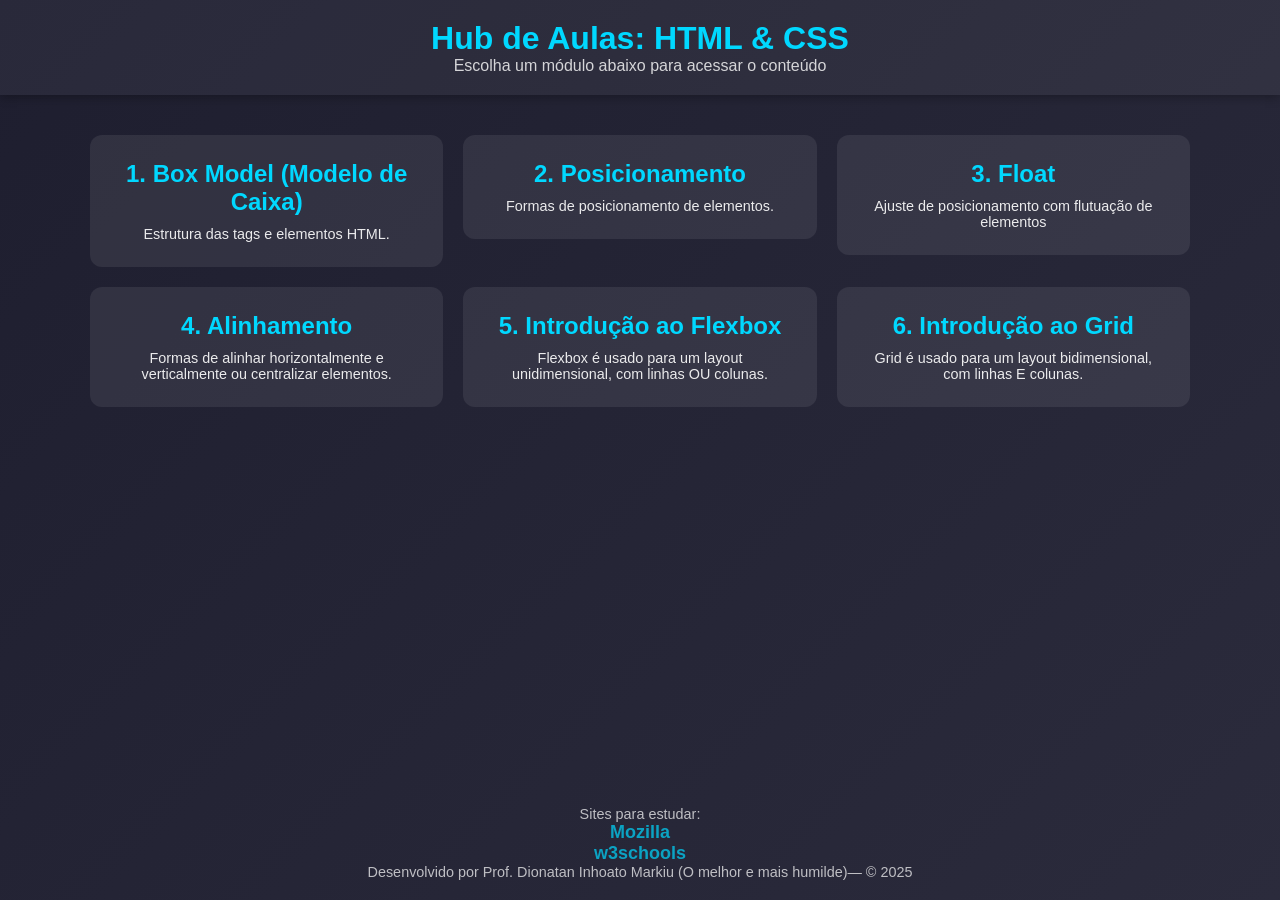
<file: index.html>
<!DOCTYPE html>
<html lang="pt-BR">
<head>
  <meta charset="UTF-8" />
  <meta name="viewport" content="width=device-width, initial-scale=1.0" />
  <title>Hub de Aulas - HTML & CSS</title>
  <link rel="stylesheet" href="index.css">
</head>
<body>

  <header>
    <h1>Hub de Aulas: HTML & CSS</h1>
    <p>Escolha um módulo abaixo para acessar o conteúdo</p>
  </header>

  <main>
    <a href="box-model.html">
      <div class="card">
        <h2>1. Box Model (Modelo de Caixa)</h2>
        <p>Estrutura das tags e elementos HTML.</p>
      </div>
    </a>

    <a href="position.html">
      <div class="card">
        <h2>2. Posicionamento</h2>
        <p>Formas de posicionamento de elementos.</p>
      </div>
    </a>

    <a href="float.html">
      <div class="card">
        <h2>3. Float</h2>
        <p>Ajuste de posicionamento com flutuação de elementos</p>
      </div>
    </a>

    <a href="alinhamento.html">
      <div class="card">
        <h2>4. Alinhamento</h2>
        <p>Formas de alinhar horizontalmente e verticalmente ou centralizar elementos.</p>
      </div>
    </a>

    <a href="flexbox.html">
      <div class="card">
        <h2>5. Introdução ao Flexbox</h2>
        <p>Flexbox é usado para um layout unidimensional, com linhas OU colunas.</p>
      </div>
    </a>

    <a href="grid.html">
      <div class="card">
        <h2>6. Introdução ao Grid</h2>
        <p>Grid é usado para um layout bidimensional, com linhas E colunas.</p>
      </div>
    </a>
  </main>

   <footer>
    <p>Sites para estudar:</p>
    <ul>
      <li><a href="https://developer.mozilla.org/pt-BR/docs/Web/CSS">Mozilla</a></li>
      <li><a href="https://www.w3schools.com/css/default.asp">w3schools</a></li>
    </ul>
    <p>Desenvolvido por Prof. Dionatan Inhoato Markiu (O melhor e mais humilde)— © 2025</p>
  </footer>

</body>
</html>
</file>
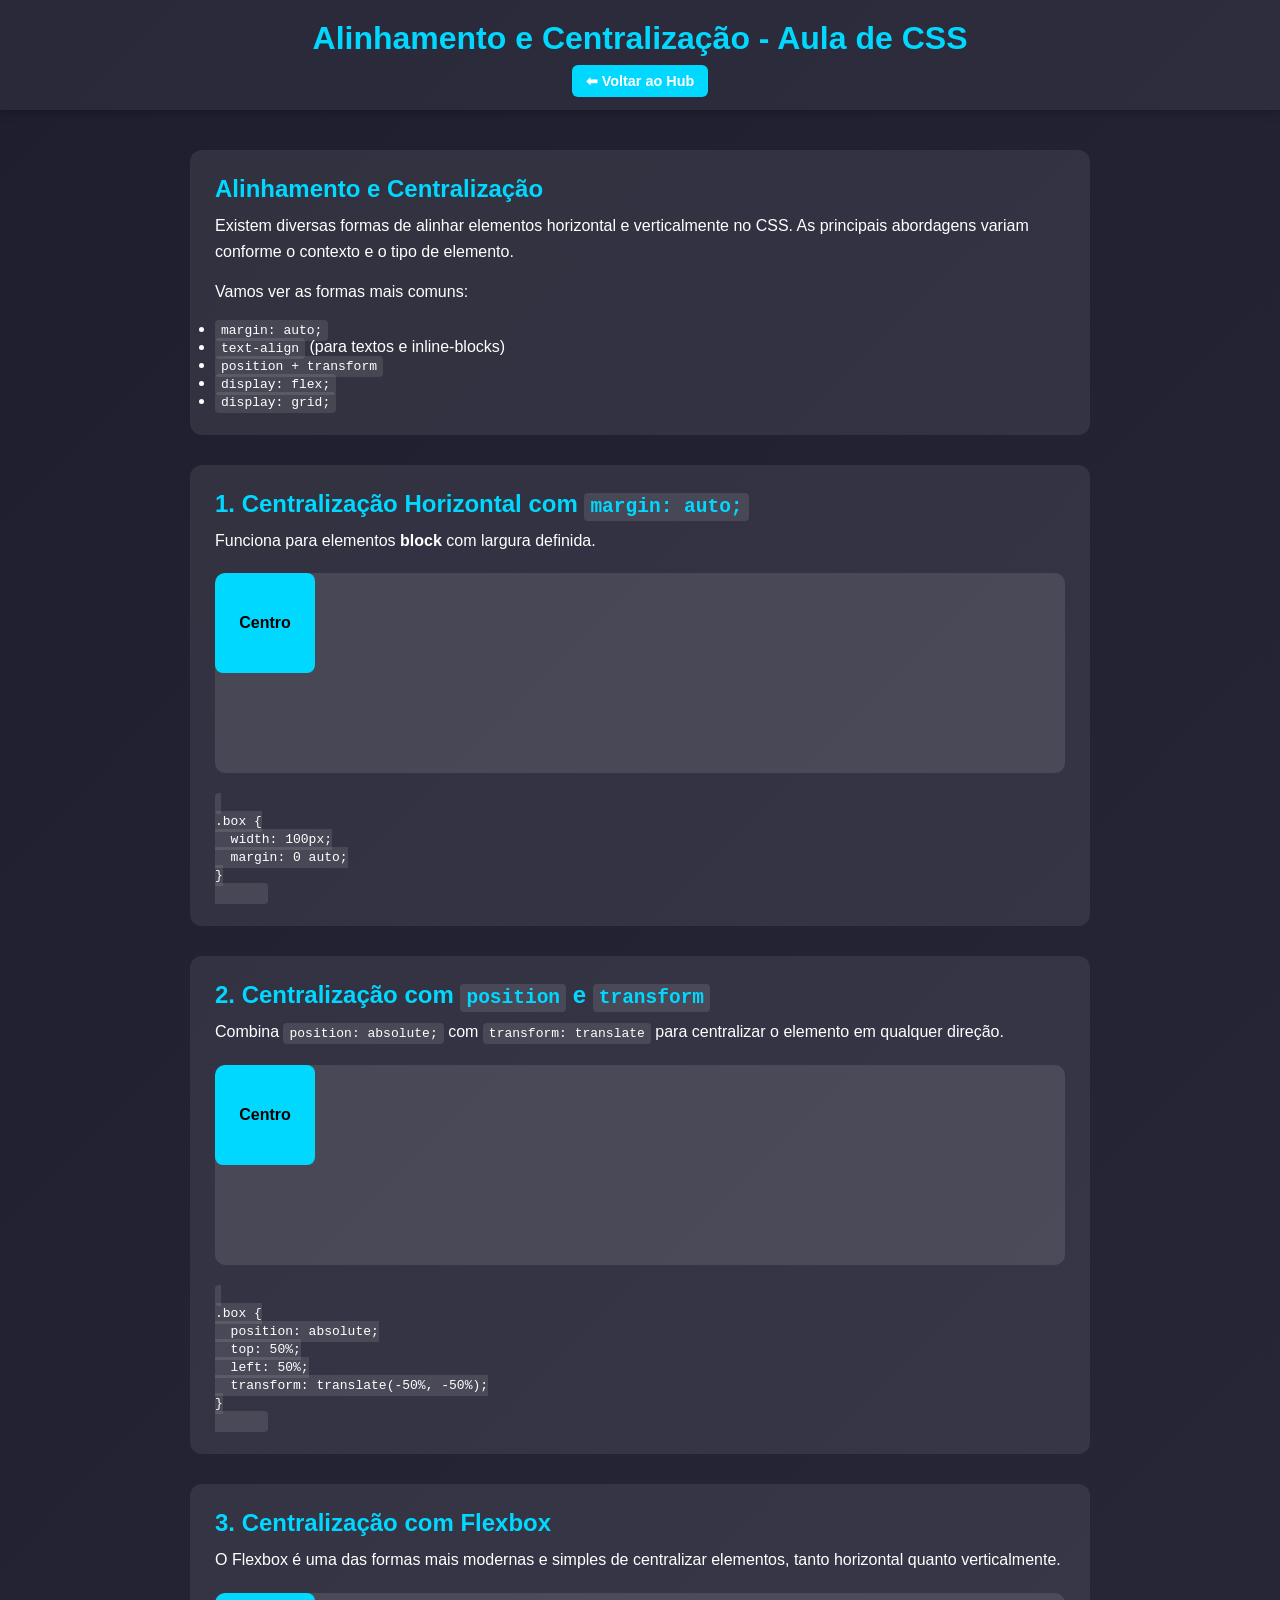
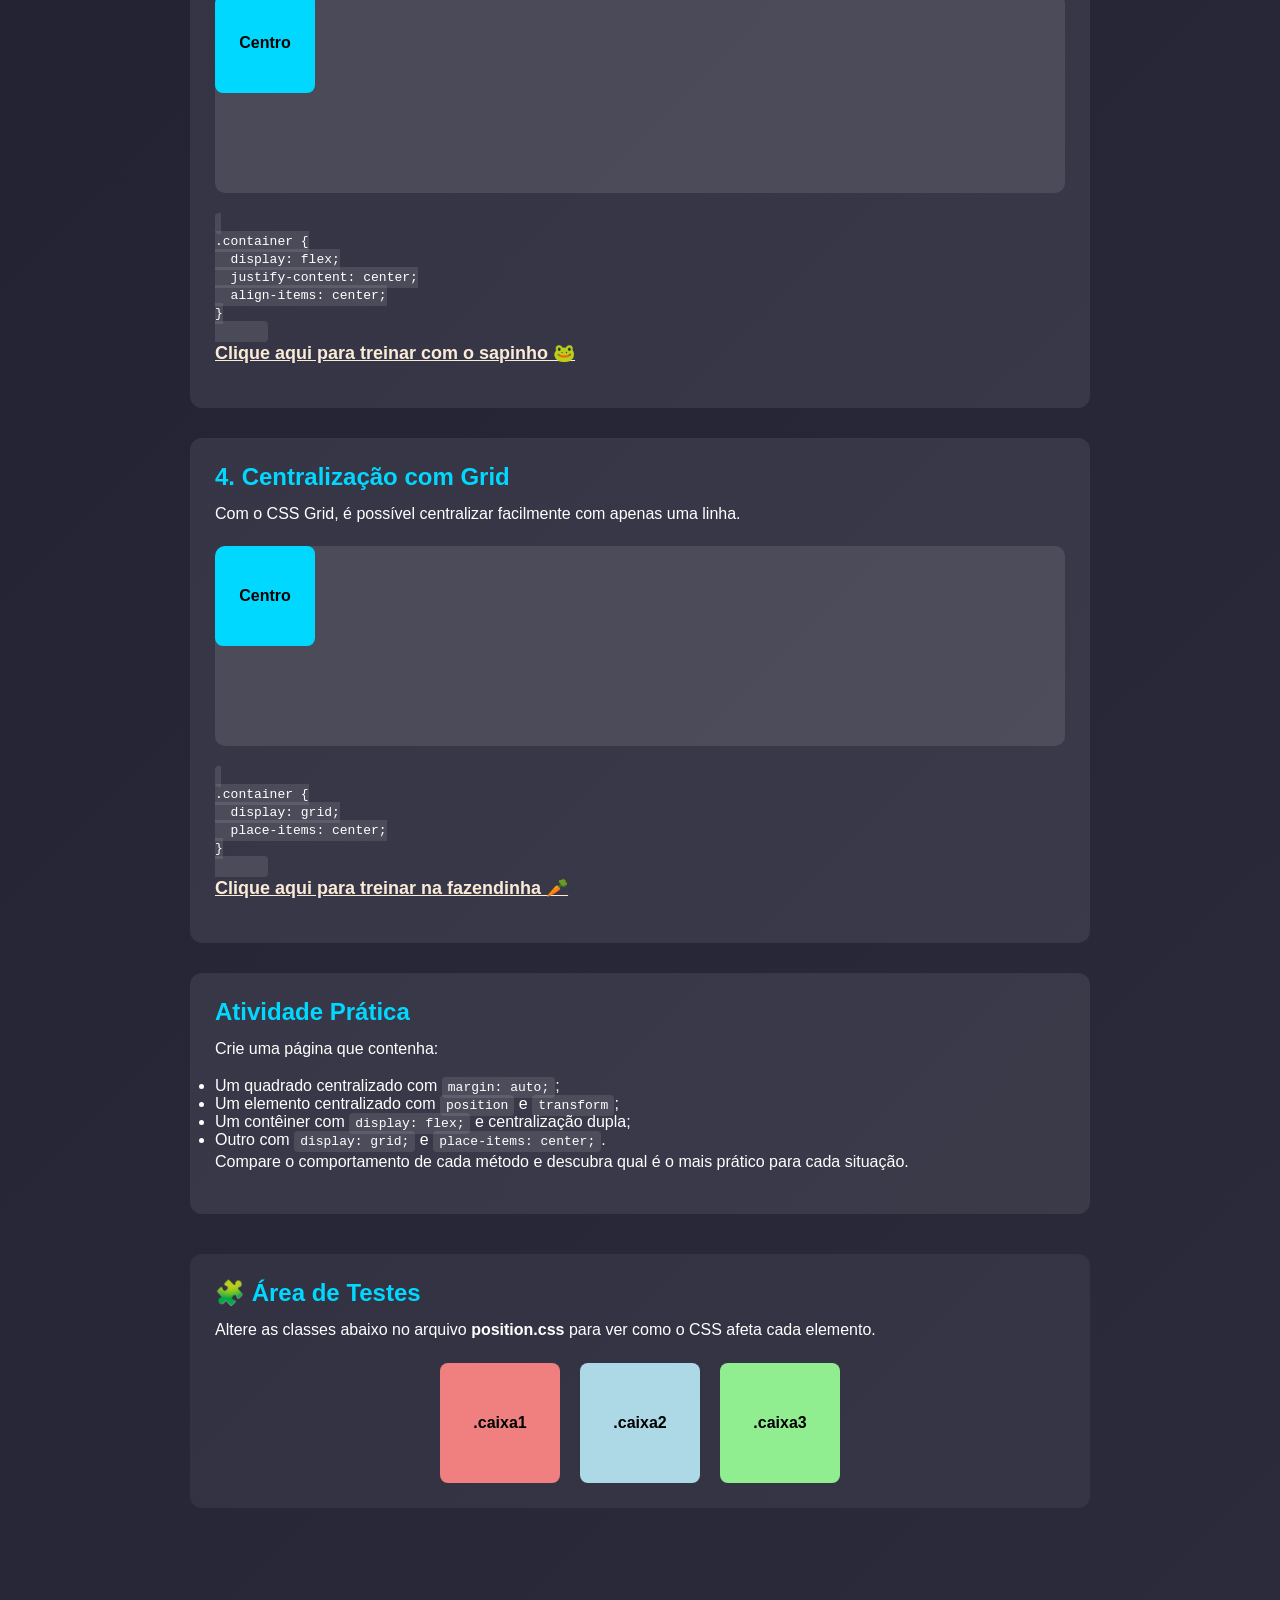
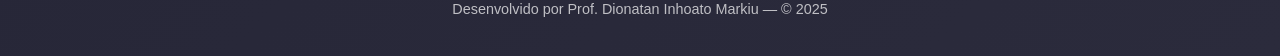
<file: alinhamento.html>
<!DOCTYPE html>
<html lang="pt-BR">
<head>
  <meta charset="UTF-8" />
  <meta name="viewport" content="width=device-width, initial-scale=1.0" />
  <title>Alinhamento e Centralização - Aula de CSS</title>
  <link rel="stylesheet" href="style.css">
  <link rel="stylesheet" href="alinhamento.css">
</head>
<body>

  <header>
    <h1>Alinhamento e Centralização - Aula de CSS</h1>
    <a href="index.html">⬅ Voltar ao Hub</a>
  </header>

  <main>

    <section>
      <h2>Alinhamento e Centralização</h2>
      <p>
        Existem diversas formas de alinhar elementos horizontal e verticalmente no CSS.  
        As principais abordagens variam conforme o contexto e o tipo de elemento.
      </p>
      <p>
        Vamos ver as formas mais comuns:
      </p>
      <ul>
        <li><code>margin: auto;</code></li>
        <li><code>text-align</code> (para textos e inline-blocks)</li>
        <li><code>position + transform</code></li>
        <li><code>display: flex;</code></li>
        <li><code>display: grid;</code></li>
      </ul>
    </section>

    <section>
      <h2>1. Centralização Horizontal com <code>margin: auto;</code></h2>
      <p>
        Funciona para elementos <strong>block</strong> com largura definida.
      </p>
      <div class="demo">
        <div class="box center-margin">Centro</div>
      </div>
      <pre><code>
.box {
  width: 100px;
  margin: 0 auto;
}
      </code></pre>
    </section>

    <section>
      <h2>2. Centralização com <code>position</code> e <code>transform</code></h2>
      <p>
        Combina <code>position: absolute;</code> com <code>transform: translate</code>  
        para centralizar o elemento em qualquer direção.
      </p>
      <div class="demo">
        <div class="box center-absolute">Centro</div>
      </div>
      <pre><code>
.box {
  position: absolute;
  top: 50%;
  left: 50%;
  transform: translate(-50%, -50%);
}
      </code></pre>
    </section>

    <section>
      <h2>3. Centralização com Flexbox</h2>
      <p>
        O Flexbox é uma das formas mais modernas e simples de centralizar elementos,  
        tanto horizontal quanto verticalmente.
      </p>
      <div class="demo flex-center">
        <div class="box">Centro</div>
      </div>
      <pre><code>
.container {
  display: flex;
  justify-content: center;
  align-items: center;
}
      </code></pre>

      <p> <a href="https://flexboxfroggy.com/">Clique aqui para treinar com o sapinho 🐸</a> </p>
    </section>

    <section>
      <h2>4. Centralização com Grid</h2>
      <p>
        Com o CSS Grid, é possível centralizar facilmente com apenas uma linha.
      </p>
      <div class="demo grid-center">
        <div class="box">Centro</div>
      </div>
      <pre><code>
.container {
  display: grid;
  place-items: center;
}
      </code></pre>
 
      <p> <a href="https://cssgridgarden.com/">Clique aqui para treinar na fazendinha 🥕</a> </p>
    </section>

    <section>
      <h2>Atividade Prática</h2>
      <p>Crie uma página que contenha:</p>
      <ul>
        <li>Um quadrado centralizado com <code>margin: auto;</code>;</li>
        <li>Um elemento centralizado com <code>position</code> e <code>transform</code>;</li>
        <li>Um contêiner com <code>display: flex;</code> e centralização dupla;</li>
        <li>Outro com <code>display: grid;</code> e <code>place-items: center;</code>.</li>
      </ul>
      <p>
        Compare o comportamento de cada método e descubra qual é o mais prático para cada situação.
      </p>
    </section>
    
    <section class="teste-css">
      <h2>🧩 Área de Testes</h2>
      <p>Altere as classes abaixo no arquivo <strong>position.css</strong> para ver como o CSS afeta cada elemento.</p>

      <div class="teste-container">
        <div class="caixa caixa1">.caixa1</div>
        <div class="caixa caixa2">.caixa2</div>
        <div class="caixa caixa3">.caixa3</div>
      </div>
    </section>

  </main>

  <footer>
    <p>Desenvolvido por Prof. Dionatan Inhoato Markiu — © 2025</p>
  </footer>

</body>
</html>
</file>
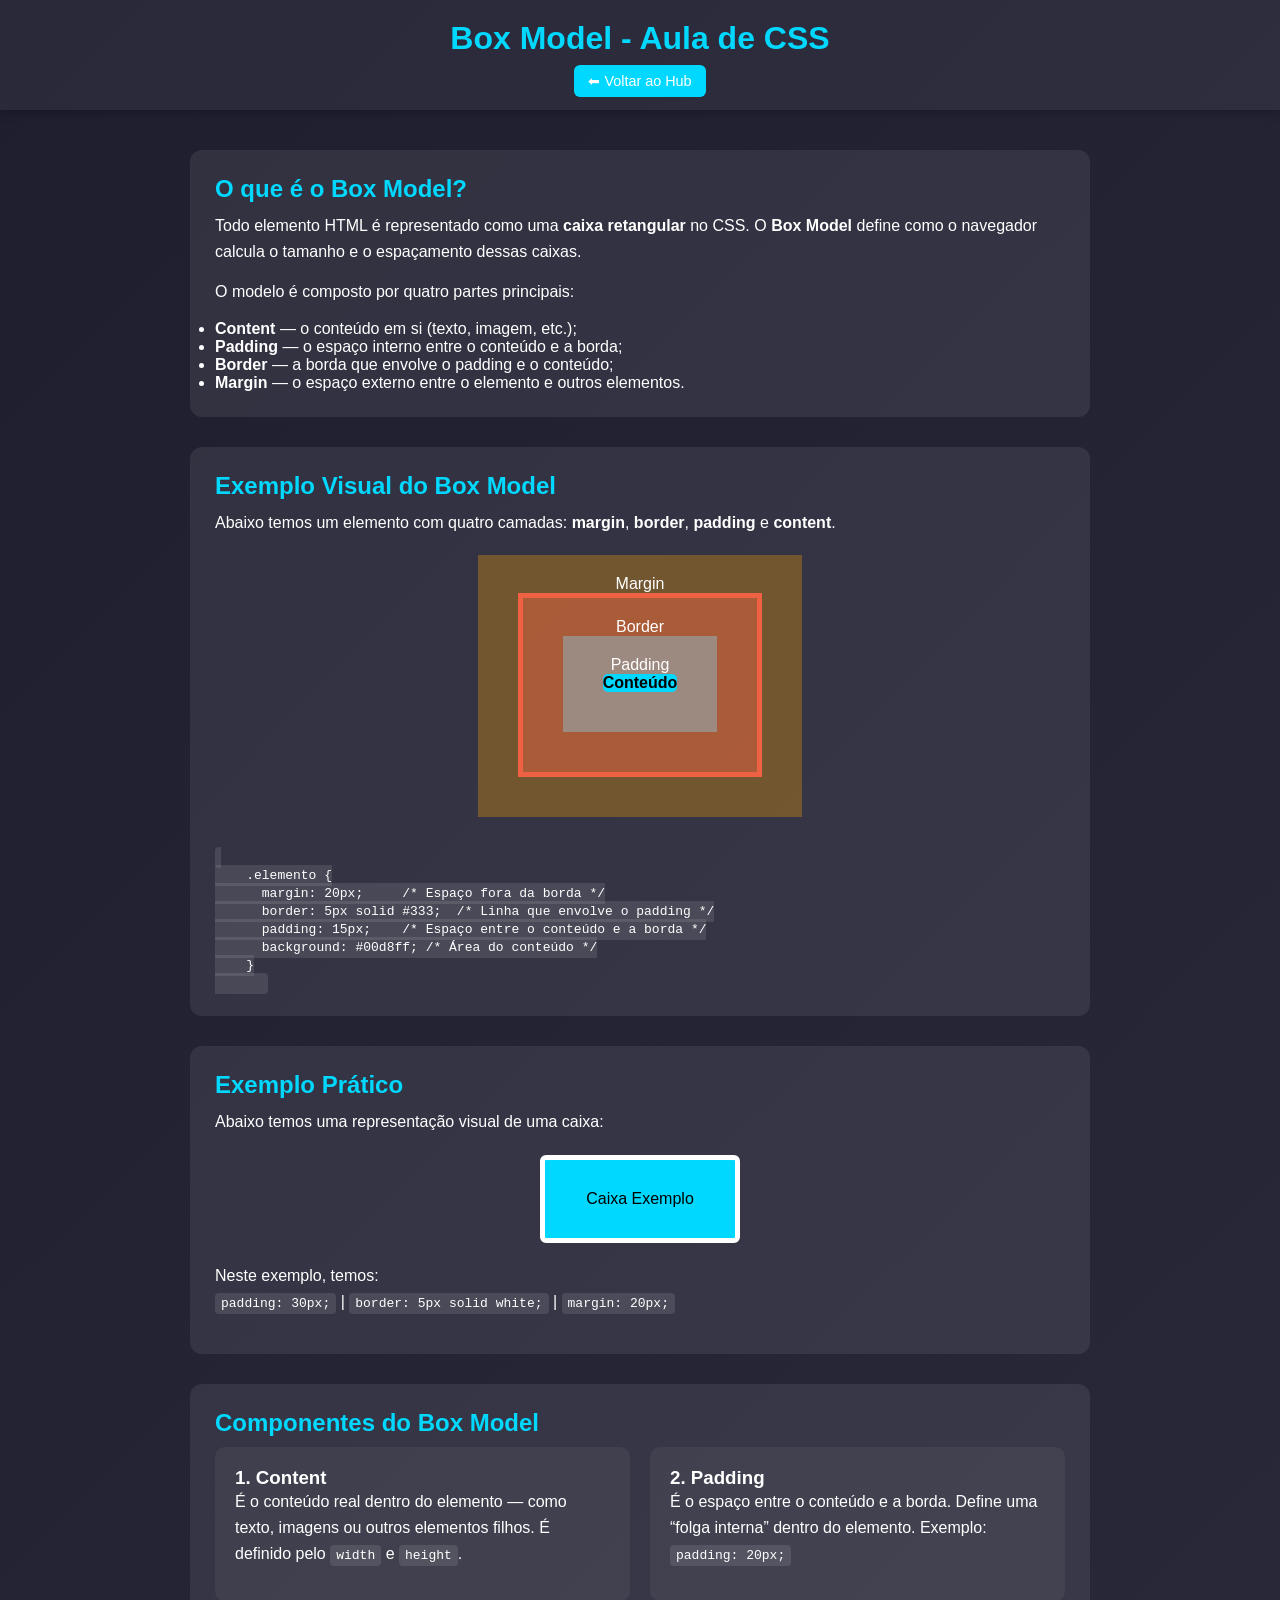
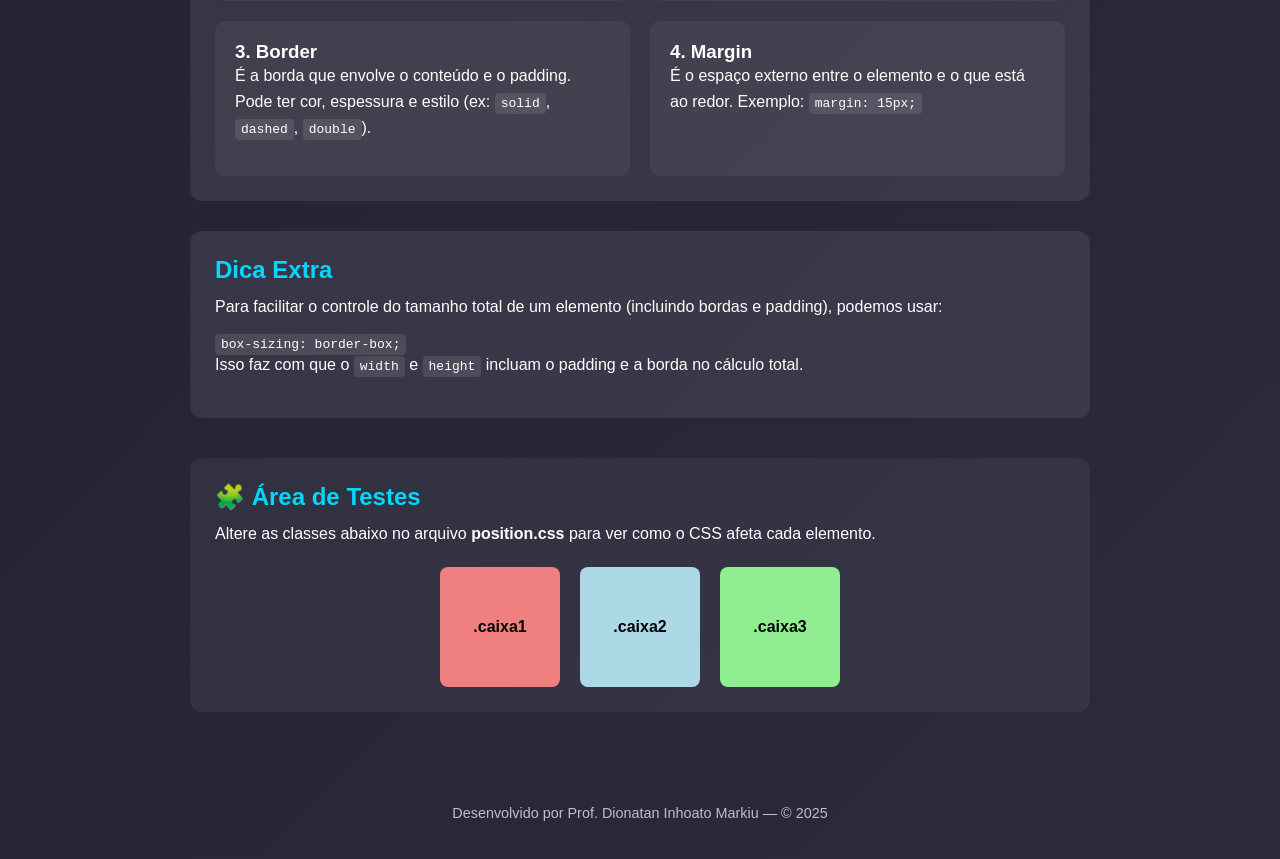
<file: box-model.html>
<!DOCTYPE html>
<html lang="pt-BR">
<head>
  <meta charset="UTF-8" />
  <meta name="viewport" content="width=device-width, initial-scale=1.0" />
  <title>Box Model - Aula de CSS</title>
  <link rel="stylesheet" href="style.css">
  <link rel="stylesheet" href="box-model.css">
</head>
<body>

  <header>
    <h1>Box Model - Aula de CSS</h1>
    <a href="index.html">⬅ Voltar ao Hub</a>
  </header>

  <main>
    <section>
      <h2>O que é o Box Model?</h2>
      <p>
        Todo elemento HTML é representado como uma <strong>caixa retangular</strong> no CSS.  
        O <strong>Box Model</strong> define como o navegador calcula o tamanho e o espaçamento dessas caixas.
      </p>
      <p>O modelo é composto por quatro partes principais:</p>
      <ul>
        <li><strong>Content</strong> — o conteúdo em si (texto, imagem, etc.);</li>
        <li><strong>Padding</strong> — o espaço interno entre o conteúdo e a borda;</li>
        <li><strong>Border</strong> — a borda que envolve o padding e o conteúdo;</li>
        <li><strong>Margin</strong> — o espaço externo entre o elemento e outros elementos.</li>
      </ul>
    </section>

    <section>
      <h2>Exemplo Visual do Box Model</h2>
      <p>
        Abaixo temos um elemento com quatro camadas: <strong>margin</strong>, <strong>border</strong>, <strong>padding</strong> e <strong>content</strong>.
      </p>

      <div class="box-model-demo">
        <div class="margin">
          Margin
          <div class="border">
            Border
            <div class="padding">
              Padding
              <div class="content">
                Conteúdo
              </div>
            </div>
          </div>
        </div>
      </div>

      <pre><code>
    .elemento {
      margin: 20px;     /* Espaço fora da borda */
      border: 5px solid #333;  /* Linha que envolve o padding */
      padding: 15px;    /* Espaço entre o conteúdo e a borda */
      background: #00d8ff; /* Área do conteúdo */
    }
      </code></pre>
    </section>


    <section>
      <h2>Exemplo Prático</h2>
      <p>Abaixo temos uma representação visual de uma caixa:</p>

      <div class="box-demo">
        Caixa Exemplo
      </div>

      <p>
        Neste exemplo, temos:
        <br>
        <code>padding: 30px;</code> |
        <code>border: 5px solid white;</code> |
        <code>margin: 20px;</code>
      </p>
    </section>

    <section>
      <h2>Componentes do Box Model</h2>
      <div class="explanation">
        <div>
          <h3>1. Content</h3>
          <p>É o conteúdo real dentro do elemento — como texto, imagens ou outros elementos filhos.  
          É definido pelo <code>width</code> e <code>height</code>.</p>
        </div>

        <div>
          <h3>2. Padding</h3>
          <p>É o espaço entre o conteúdo e a borda.  
          Define uma “folga interna” dentro do elemento.  
          Exemplo: <code>padding: 20px;</code></p>
        </div>

        <div>
          <h3>3. Border</h3>
          <p>É a borda que envolve o conteúdo e o padding.  
          Pode ter cor, espessura e estilo (ex: <code>solid</code>, <code>dashed</code>, <code>double</code>).</p>
        </div>

        <div>
          <h3>4. Margin</h3>
          <p>É o espaço externo entre o elemento e o que está ao redor.  
          Exemplo: <code>margin: 15px;</code></p>
        </div>
      </div>
    </section>

    <section>
      <h2>Dica Extra</h2>
      <p>
        Para facilitar o controle do tamanho total de um elemento (incluindo bordas e padding),
        podemos usar:
      </p>
      <pre><code>box-sizing: border-box;</code></pre>
      <p>
        Isso faz com que o <code>width</code> e <code>height</code> incluam o padding e a borda no cálculo total.
      </p>
    </section>

    
    <section class="teste-css">
      <h2>🧩 Área de Testes</h2>
      <p>Altere as classes abaixo no arquivo <strong>position.css</strong> para ver como o CSS afeta cada elemento.</p>

      <div class="teste-container">
        <div class="caixa caixa1">.caixa1</div>
        <div class="caixa caixa2">.caixa2</div>
        <div class="caixa caixa3">.caixa3</div>
      </div>
    </section>
    
  </main>

  <footer>
    <p>Desenvolvido por Prof. Dionatan Inhoato Markiu — © 2025</p>
  </footer>

</body>
</html>
</file>
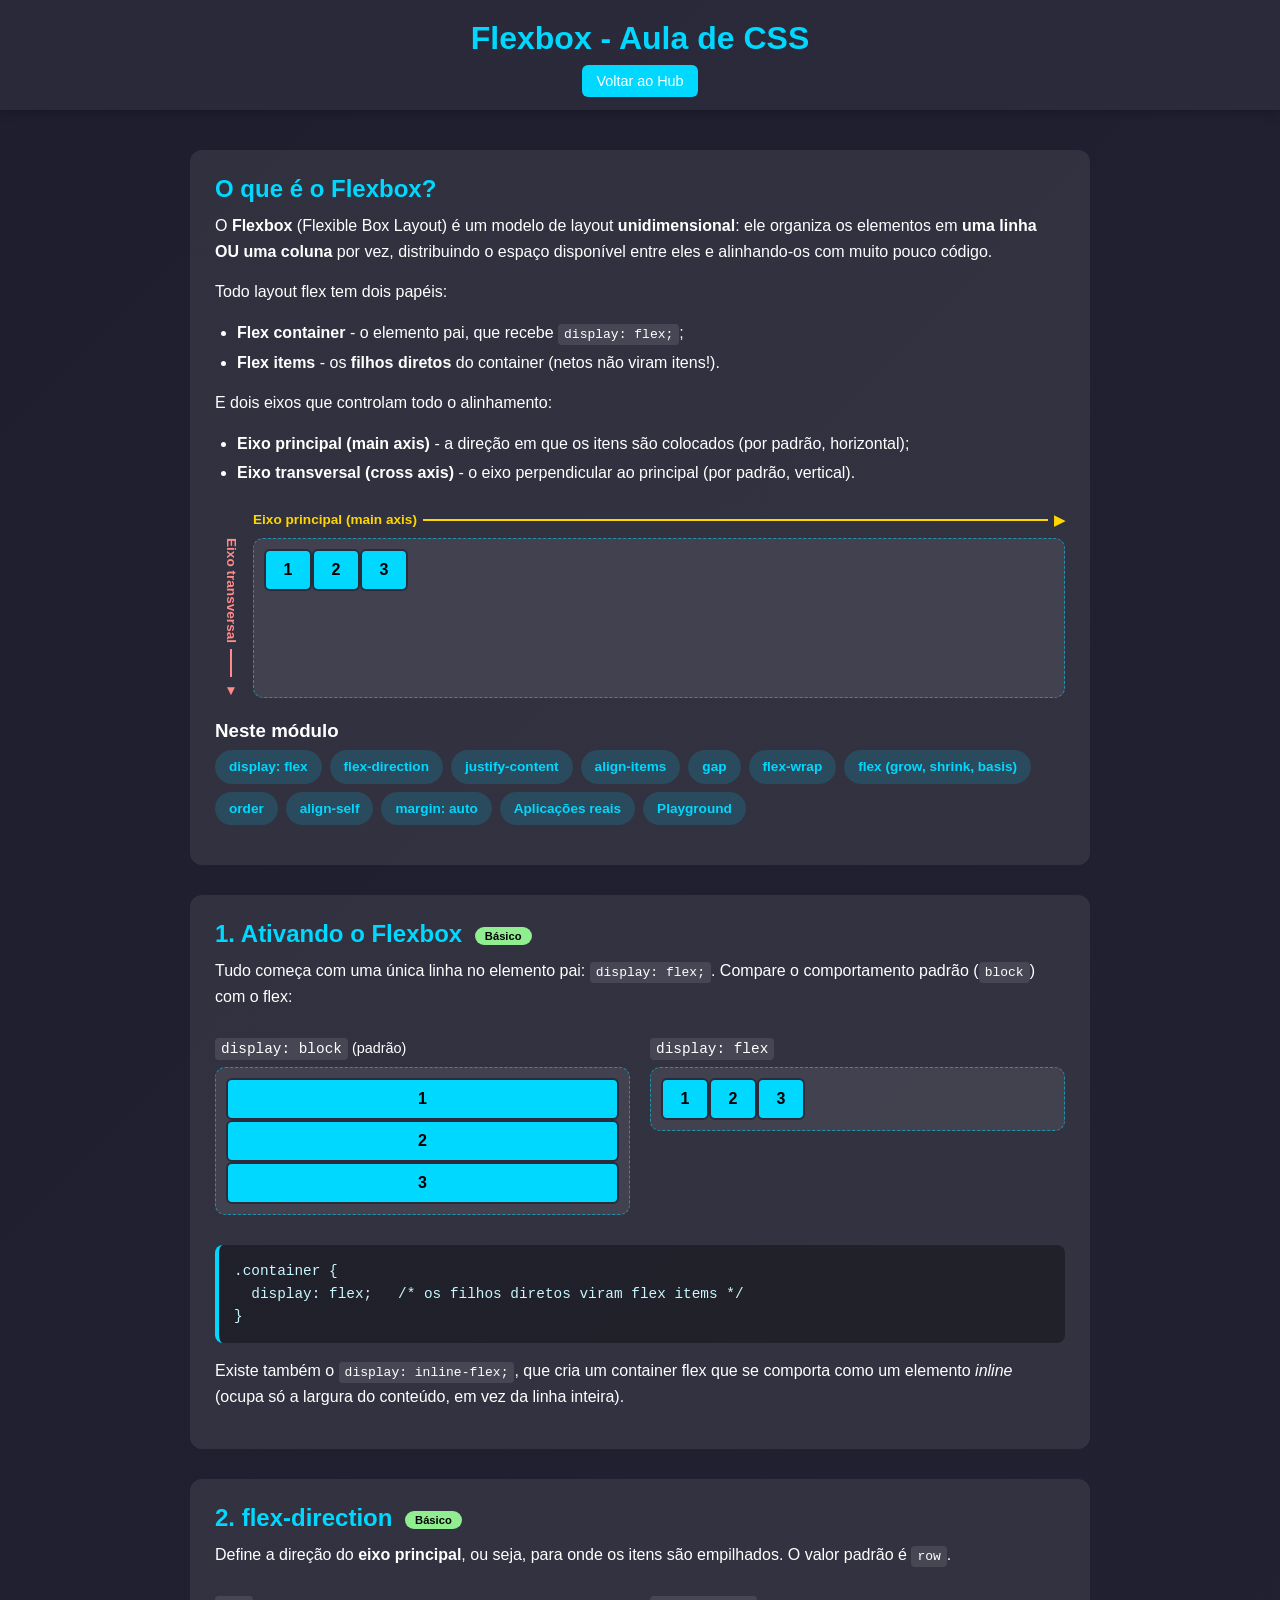
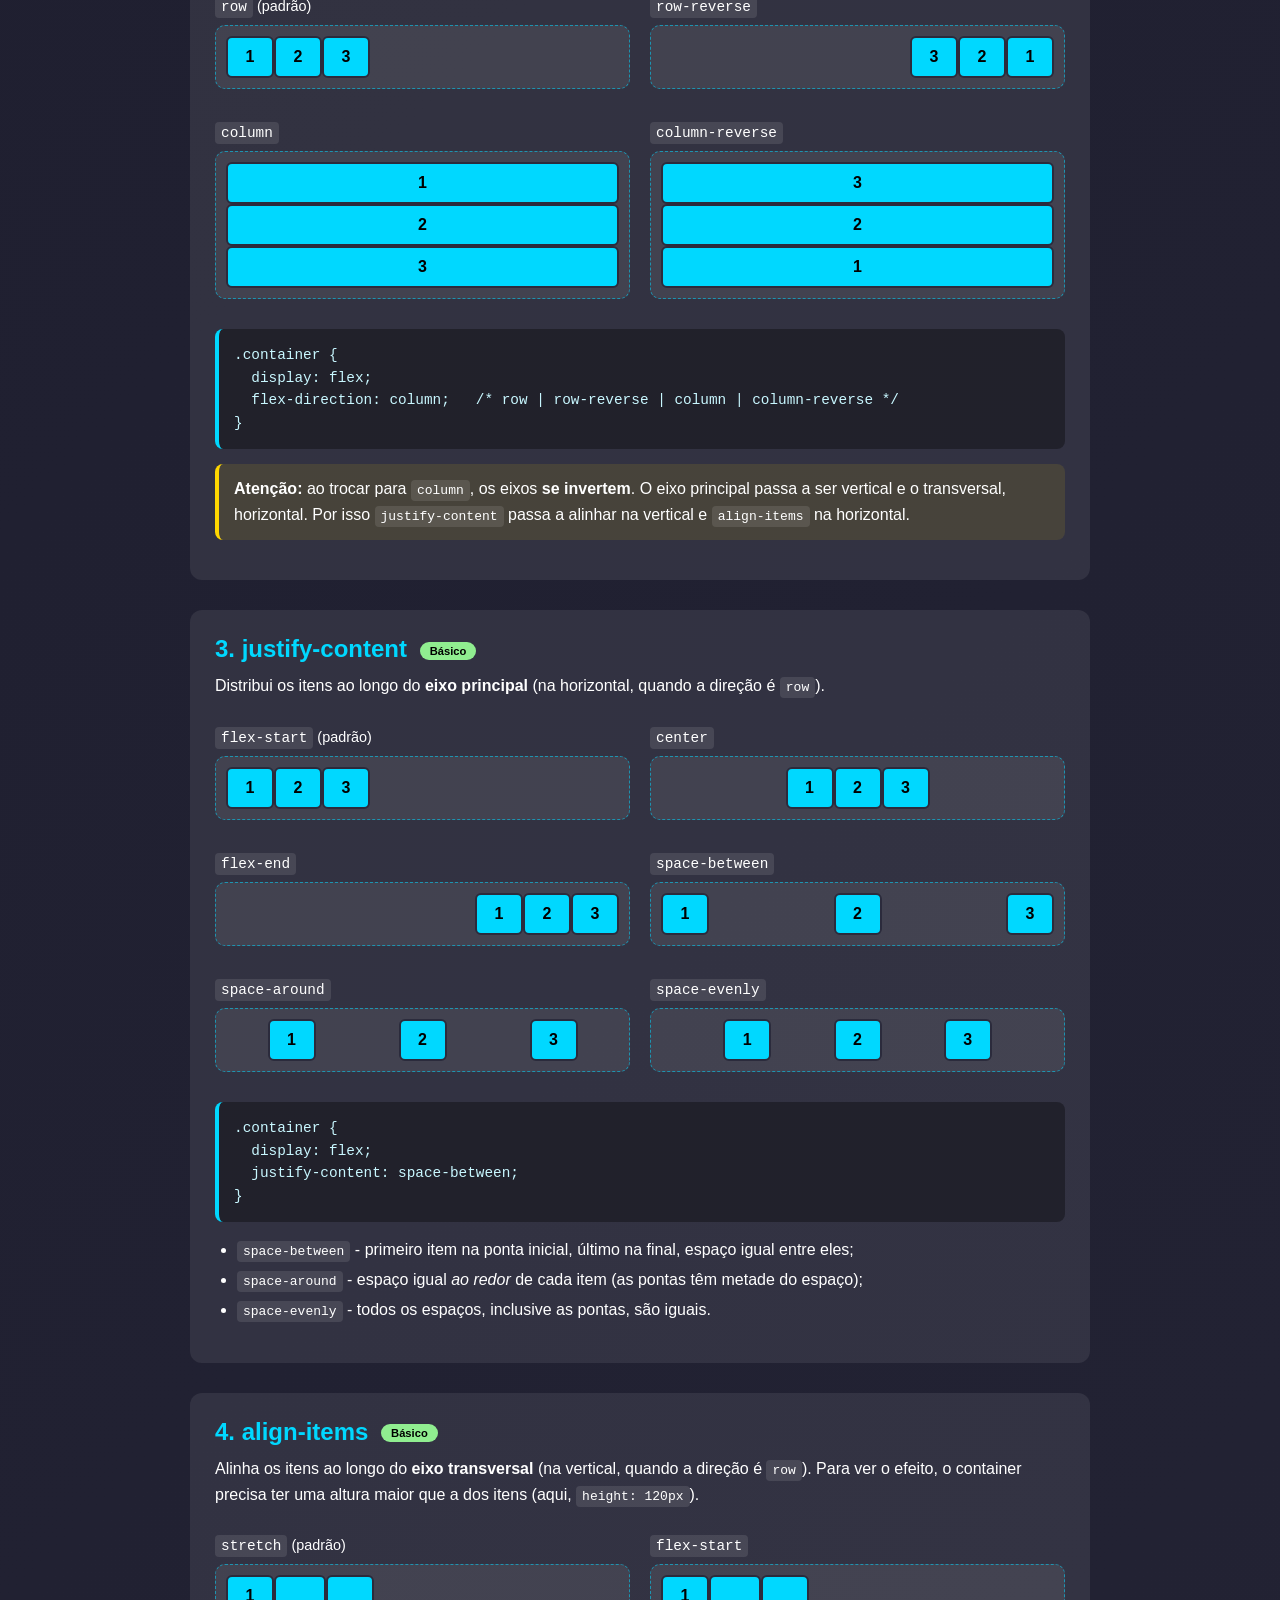
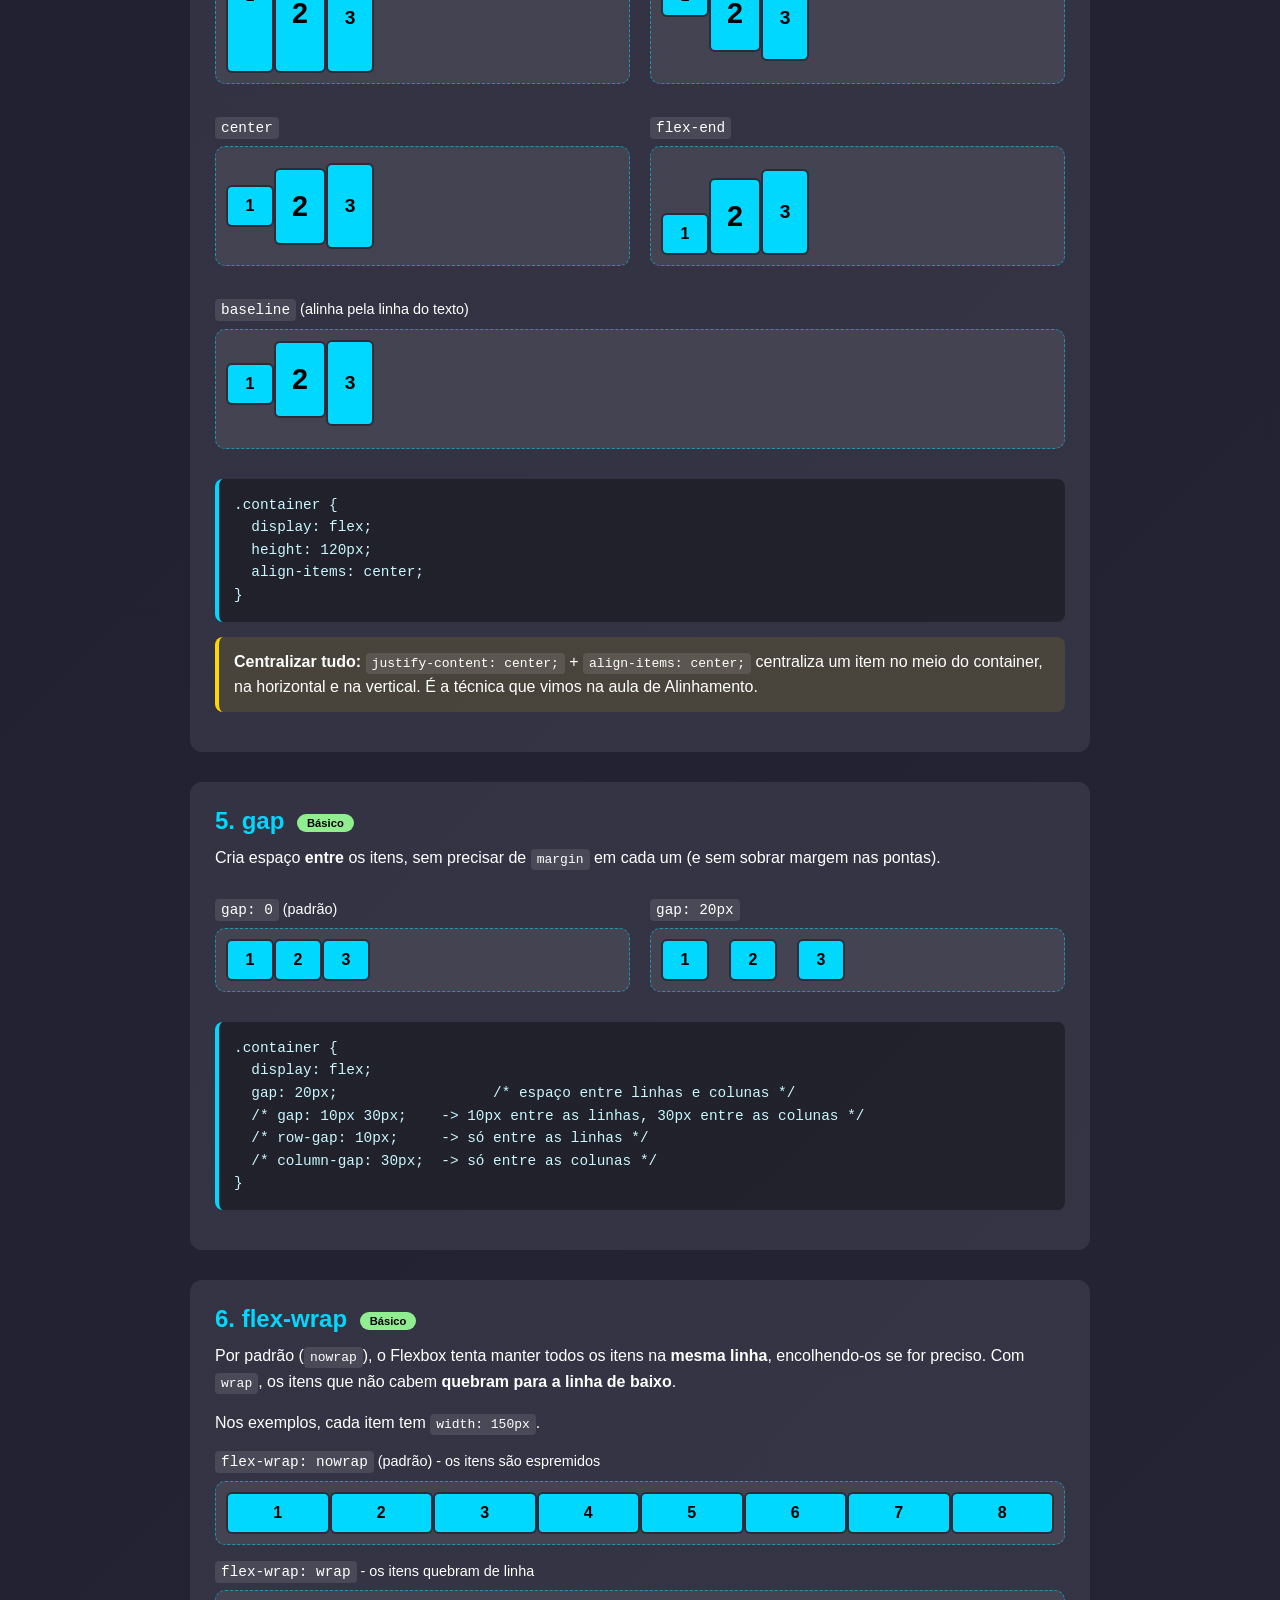
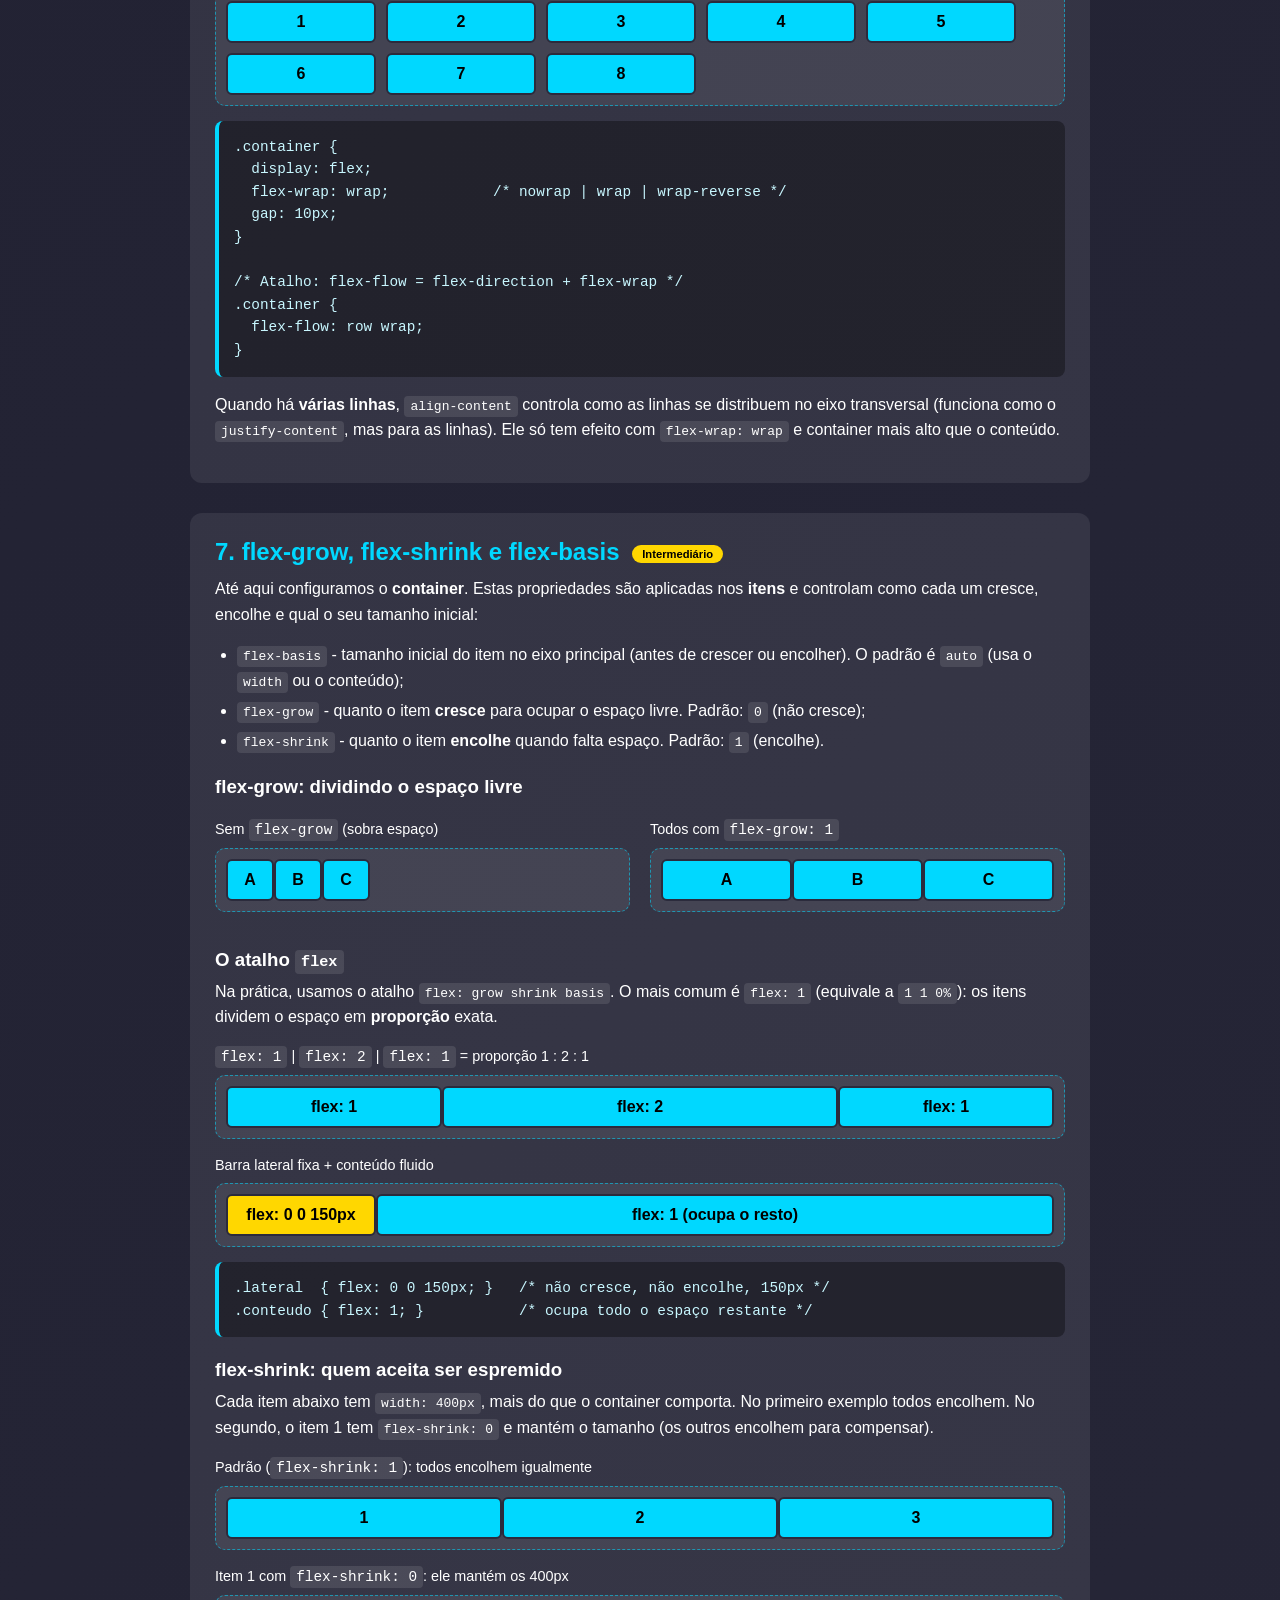
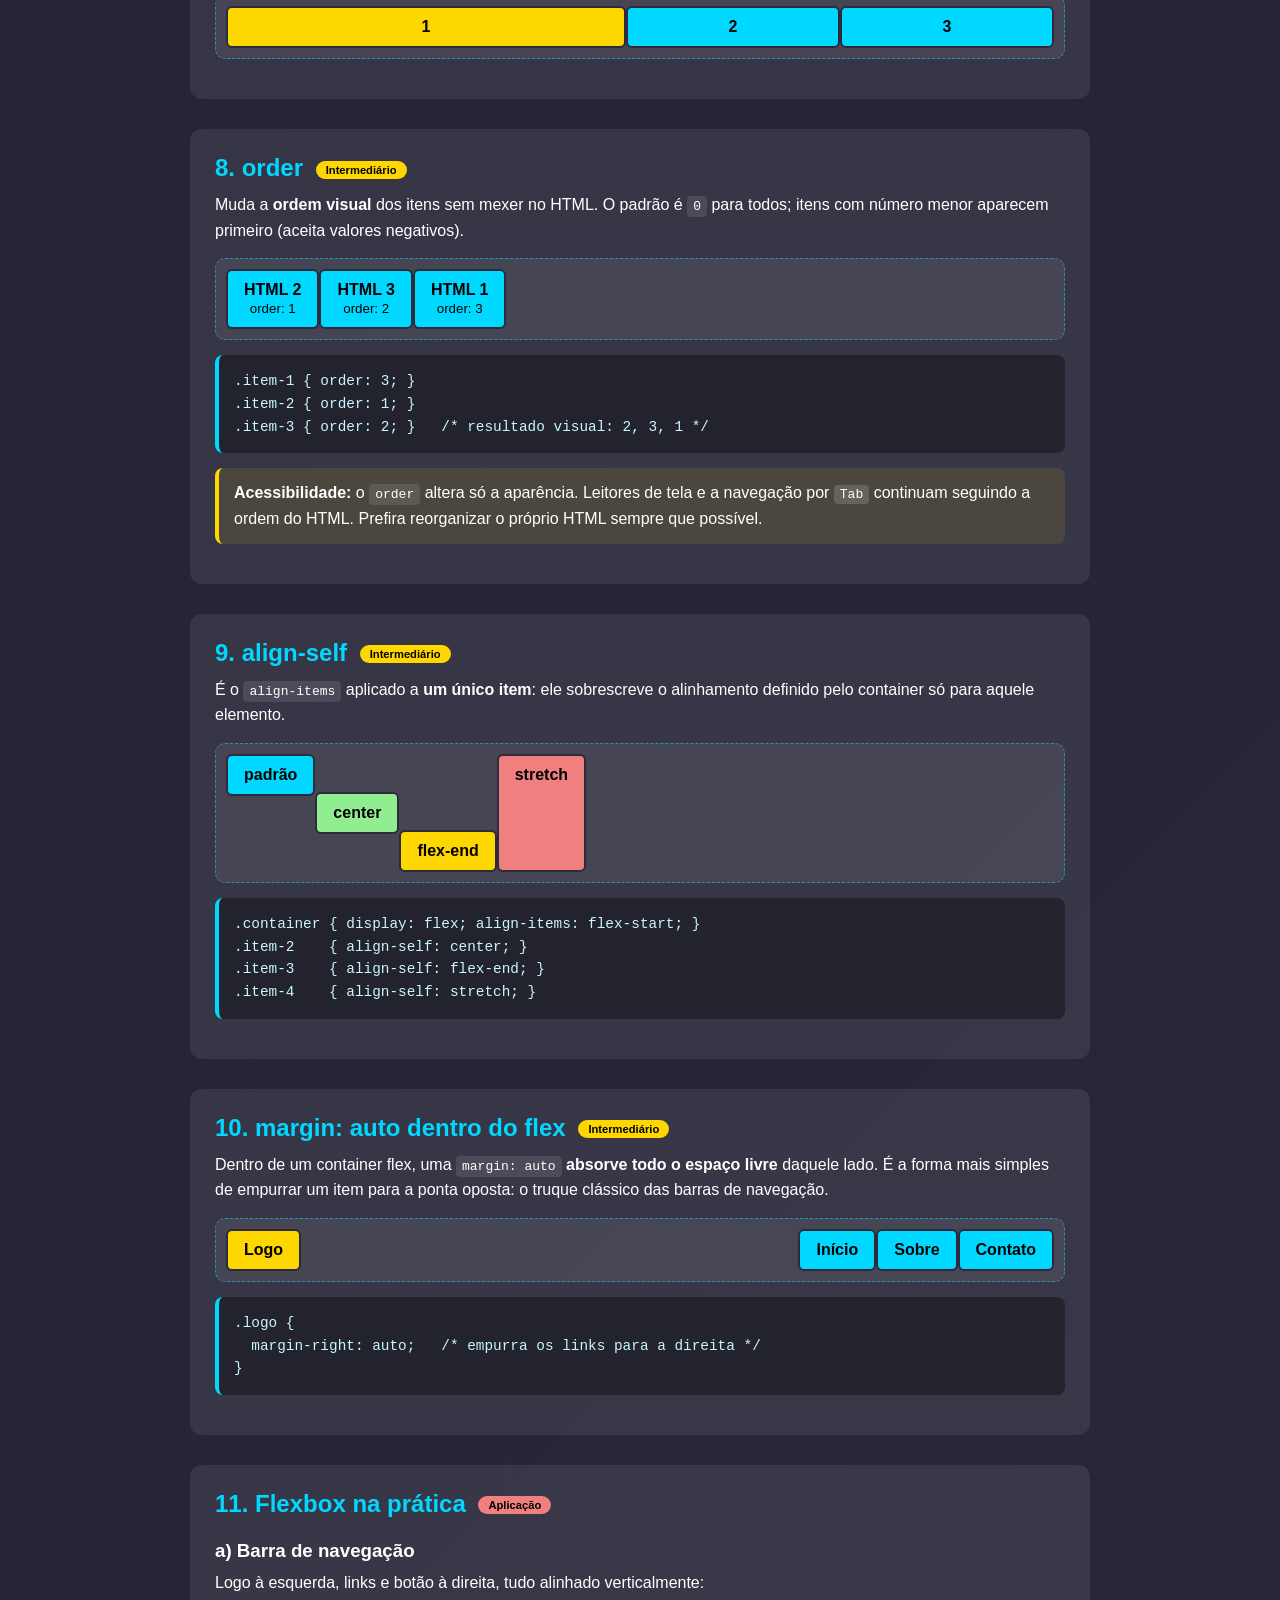
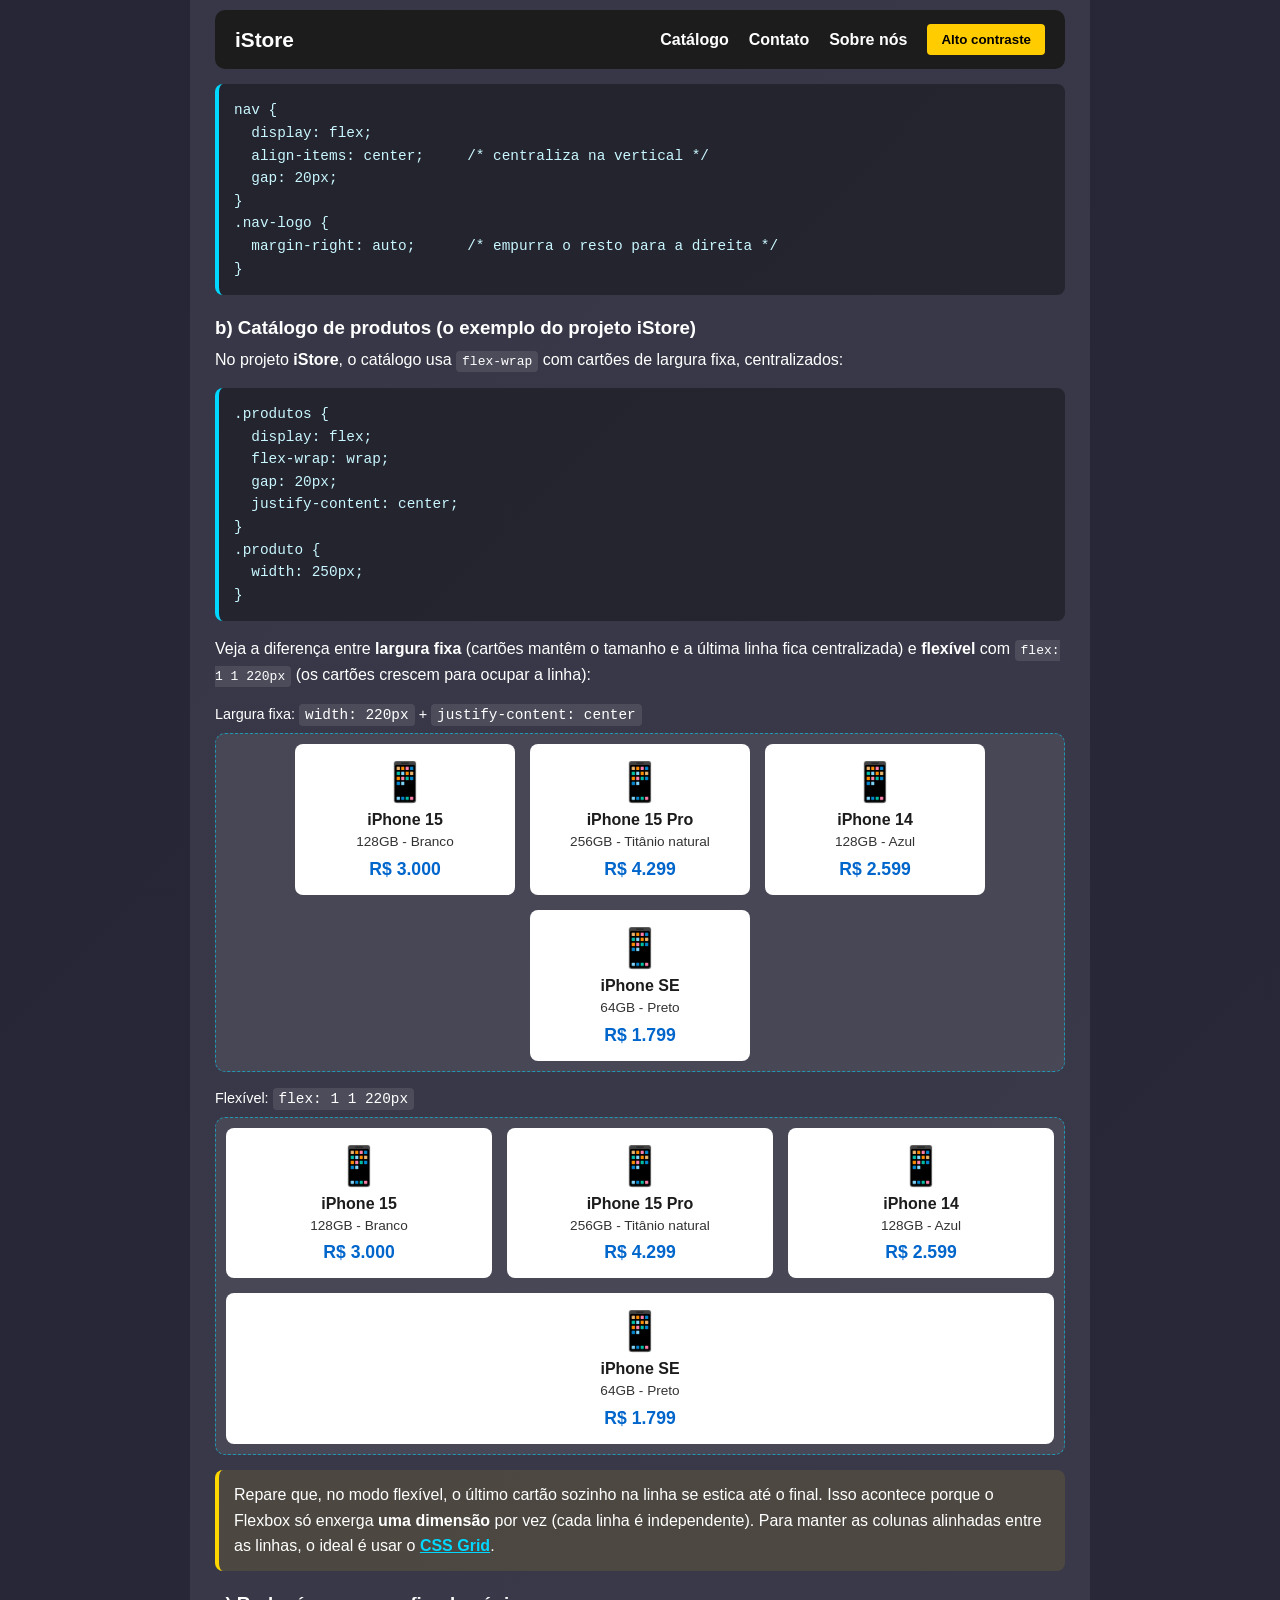
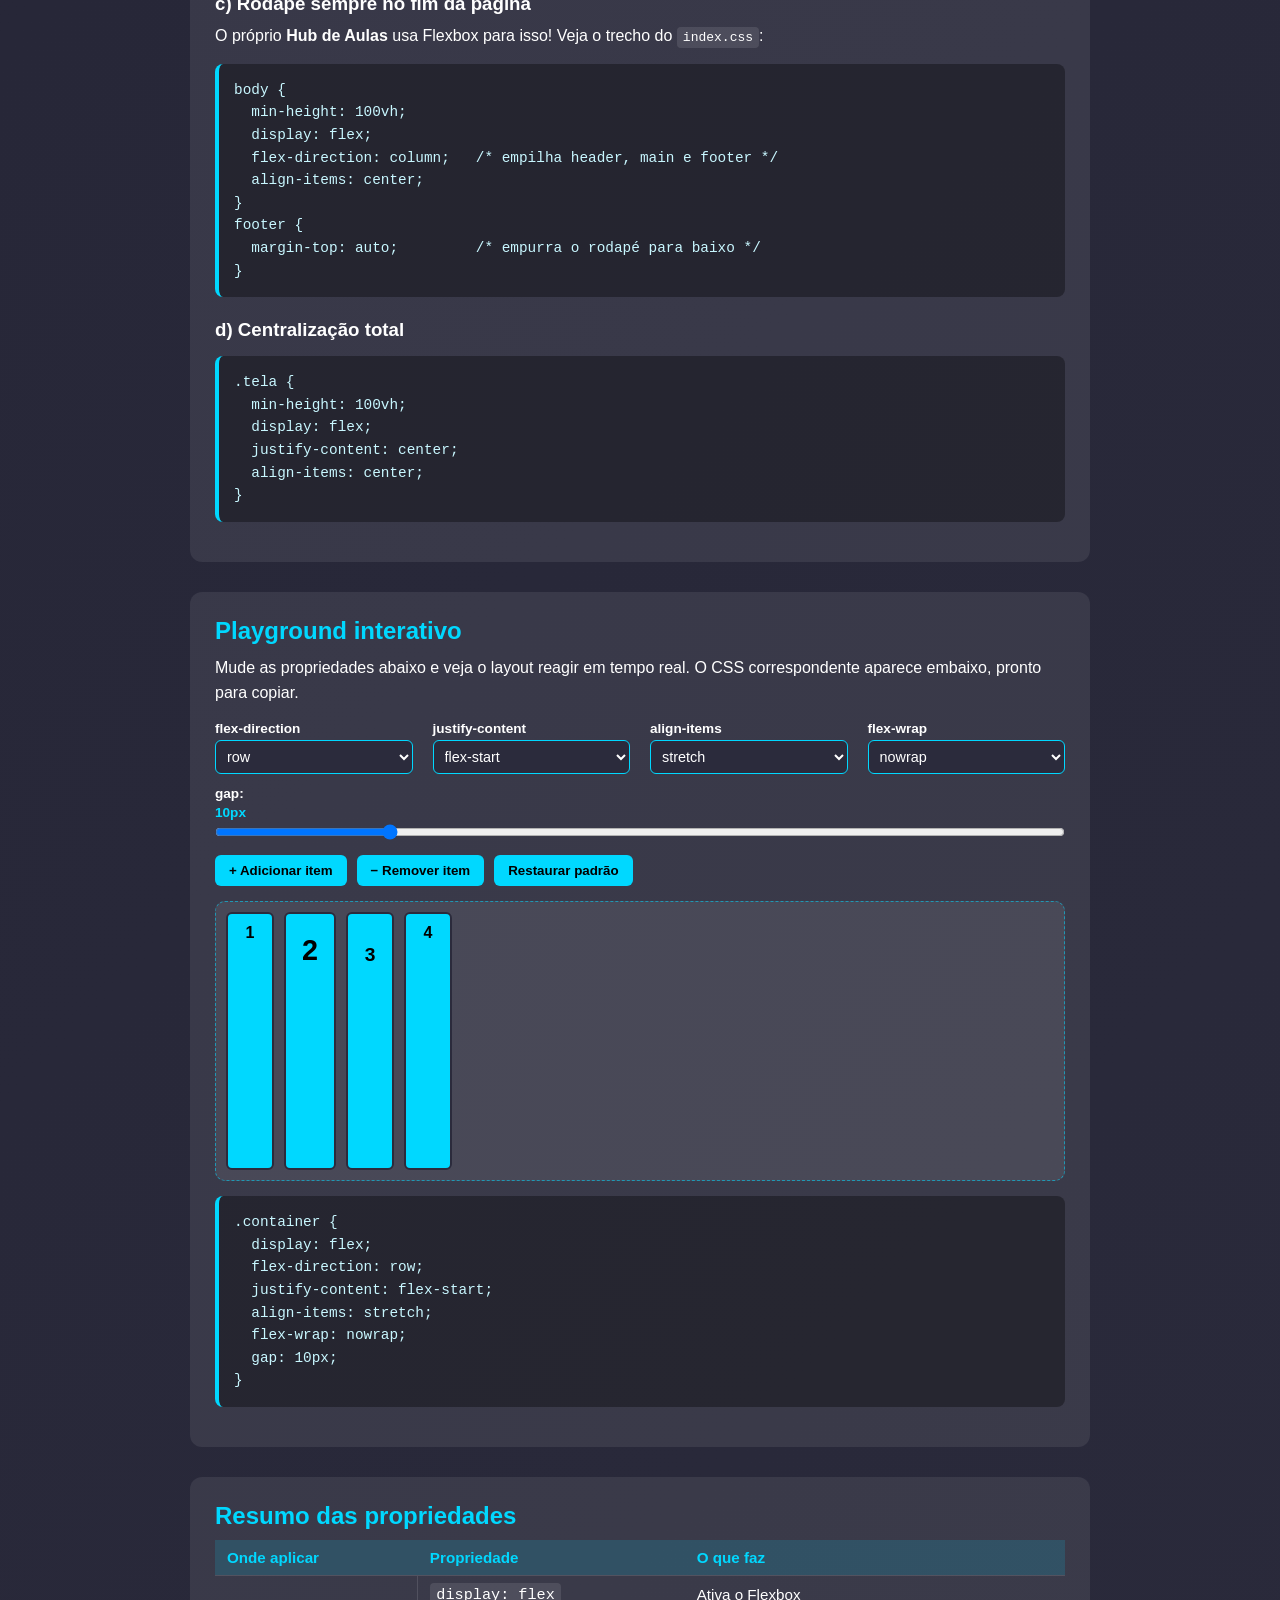
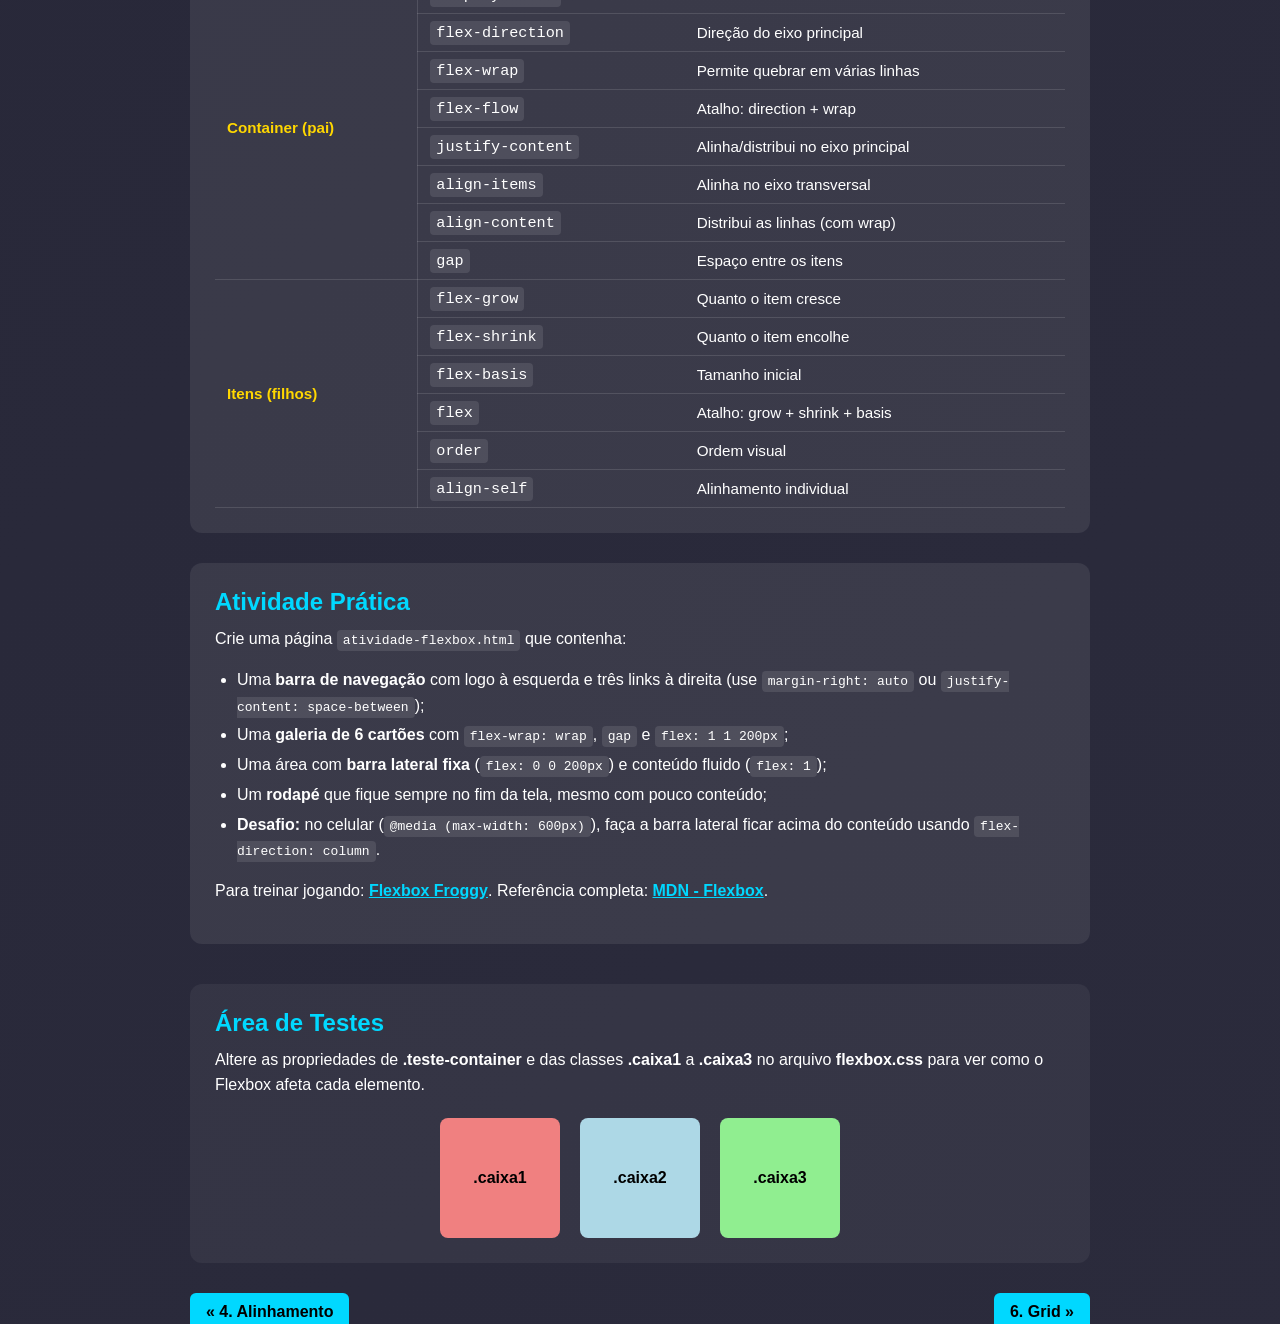
<file: flexbox.html>
<!DOCTYPE html>
<html lang="pt-BR">
<head>
  <meta charset="UTF-8" />
  <meta name="viewport" content="width=device-width, initial-scale=1.0" />
  <title>Flexbox - Aula de CSS</title>
  <link rel="stylesheet" href="style.css">
  <link rel="stylesheet" href="flexbox.css">
</head>
<body>

  <header>
    <h1>Flexbox - Aula de CSS</h1>
    <a href="index.html">Voltar ao Hub</a>
  </header>

  <main>

    <section id="o-que-e">
      <h2>O que é o Flexbox?</h2>
      <p>
        O <strong>Flexbox</strong> (Flexible Box Layout) é um modelo de layout <strong>unidimensional</strong>:
        ele organiza os elementos em <strong>uma linha OU uma coluna</strong> por vez, distribuindo o espaço
        disponível entre eles e alinhando-os com muito pouco código.
      </p>
      <p>Todo layout flex tem dois papéis:</p>
      <ul>
        <li><strong>Flex container</strong> - o elemento pai, que recebe <code>display: flex;</code>;</li>
        <li><strong>Flex items</strong> - os <strong>filhos diretos</strong> do container (netos não viram itens!).</li>
      </ul>
      <p>
        E dois eixos que controlam todo o alinhamento:
      </p>
      <ul>
        <li><strong>Eixo principal (main axis)</strong> - a direção em que os itens são colocados (por padrão, horizontal);</li>
        <li><strong>Eixo transversal (cross axis)</strong> - o eixo perpendicular ao principal (por padrão, vertical).</li>
      </ul>

      <div class="figura-eixos">
        <div class="eixo-x"><span>Eixo principal (main axis)</span><i></i><b>▶</b></div>
        <div class="eixo-y"><span>Eixo transversal</span><i></i><b>▼</b></div>
        <div class="demo alto-160">
          <div class="item">1</div>
          <div class="item">2</div>
          <div class="item">3</div>
        </div>
      </div>

      <h3>Neste módulo</h3>
      <ul class="indice">
        <li><a href="#display-flex">display: flex</a></li>
        <li><a href="#direcao">flex-direction</a></li>
        <li><a href="#justify">justify-content</a></li>
        <li><a href="#align-items">align-items</a></li>
        <li><a href="#gap">gap</a></li>
        <li><a href="#wrap">flex-wrap</a></li>
        <li><a href="#flex-itens">flex (grow, shrink, basis)</a></li>
        <li><a href="#order">order</a></li>
        <li><a href="#align-self">align-self</a></li>
        <li><a href="#margin-auto">margin: auto</a></li>
        <li><a href="#aplicacoes">Aplicações reais</a></li>
        <li><a href="#playground">Playground</a></li>
      </ul>
    </section>

    <section id="display-flex">
      <h2>1. Ativando o Flexbox <span class="nivel basico">Básico</span></h2>
      <p>
        Tudo começa com uma única linha no elemento pai: <code>display: flex;</code>.
        Compare o comportamento padrão (<code>block</code>) com o flex:
      </p>

      <div class="exemplos">
        <div>
          <p class="rotulo"><code>display: block</code> (padrão)</p>
          <div class="demo bloco">
            <div class="item">1</div>
            <div class="item">2</div>
            <div class="item">3</div>
          </div>
        </div>
        <div>
          <p class="rotulo"><code>display: flex</code></p>
          <div class="demo">
            <div class="item">1</div>
            <div class="item">2</div>
            <div class="item">3</div>
          </div>
        </div>
      </div>

      <pre><code>.container {
  display: flex;   /* os filhos diretos viram flex items */
}</code></pre>

      <p>
        Existe também o <code>display: inline-flex;</code>, que cria um container flex que se comporta
        como um elemento <em>inline</em> (ocupa só a largura do conteúdo, em vez da linha inteira).
      </p>
    </section>

    <section id="direcao">
      <h2>2. flex-direction <span class="nivel basico">Básico</span></h2>
      <p>
        Define a direção do <strong>eixo principal</strong>, ou seja, para onde os itens são empilhados.
        O valor padrão é <code>row</code>.
      </p>

      <div class="exemplos">
        <div>
          <p class="rotulo"><code>row</code> (padrão)</p>
          <div class="demo dir-row"><div class="item">1</div><div class="item">2</div><div class="item">3</div></div>
        </div>
        <div>
          <p class="rotulo"><code>row-reverse</code></p>
          <div class="demo dir-row-reverse"><div class="item">1</div><div class="item">2</div><div class="item">3</div></div>
        </div>
        <div>
          <p class="rotulo"><code>column</code></p>
          <div class="demo dir-col"><div class="item">1</div><div class="item">2</div><div class="item">3</div></div>
        </div>
        <div>
          <p class="rotulo"><code>column-reverse</code></p>
          <div class="demo dir-col-reverse"><div class="item">1</div><div class="item">2</div><div class="item">3</div></div>
        </div>
      </div>

      <pre><code>.container {
  display: flex;
  flex-direction: column;   /* row | row-reverse | column | column-reverse */
}</code></pre>

      <p class="dica">
        <strong>Atenção:</strong> ao trocar para <code>column</code>, os eixos <strong>se invertem</strong>.
        O eixo principal passa a ser vertical e o transversal, horizontal. Por isso
        <code>justify-content</code> passa a alinhar na vertical e <code>align-items</code> na horizontal.
      </p>
    </section>

    <section id="justify">
      <h2>3. justify-content <span class="nivel basico">Básico</span></h2>
      <p>
        Distribui os itens ao longo do <strong>eixo principal</strong> (na horizontal, quando a direção é <code>row</code>).
      </p>

      <div class="exemplos">
        <div>
          <p class="rotulo"><code>flex-start</code> (padrão)</p>
          <div class="demo jc-start"><div class="item">1</div><div class="item">2</div><div class="item">3</div></div>
        </div>
        <div>
          <p class="rotulo"><code>center</code></p>
          <div class="demo jc-center"><div class="item">1</div><div class="item">2</div><div class="item">3</div></div>
        </div>
        <div>
          <p class="rotulo"><code>flex-end</code></p>
          <div class="demo jc-end"><div class="item">1</div><div class="item">2</div><div class="item">3</div></div>
        </div>
        <div>
          <p class="rotulo"><code>space-between</code></p>
          <div class="demo jc-between"><div class="item">1</div><div class="item">2</div><div class="item">3</div></div>
        </div>
        <div>
          <p class="rotulo"><code>space-around</code></p>
          <div class="demo jc-around"><div class="item">1</div><div class="item">2</div><div class="item">3</div></div>
        </div>
        <div>
          <p class="rotulo"><code>space-evenly</code></p>
          <div class="demo jc-evenly"><div class="item">1</div><div class="item">2</div><div class="item">3</div></div>
        </div>
      </div>

      <pre><code>.container {
  display: flex;
  justify-content: space-between;
}</code></pre>

      <ul>
        <li><code>space-between</code> - primeiro item na ponta inicial, último na final, espaço igual entre eles;</li>
        <li><code>space-around</code> - espaço igual <em>ao redor</em> de cada item (as pontas têm metade do espaço);</li>
        <li><code>space-evenly</code> - todos os espaços, inclusive as pontas, são iguais.</li>
      </ul>
    </section>

    <section id="align-items">
      <h2>4. align-items <span class="nivel basico">Básico</span></h2>
      <p>
        Alinha os itens ao longo do <strong>eixo transversal</strong> (na vertical, quando a direção é <code>row</code>).
        Para ver o efeito, o container precisa ter uma altura maior que a dos itens
        (aqui, <code>height: 120px</code>).
      </p>

      <div class="exemplos">
        <div>
          <p class="rotulo"><code>stretch</code> (padrão)</p>
          <div class="demo alto-120 ai-stretch"><div class="item a1">1</div><div class="item a2">2</div><div class="item a3">3</div></div>
        </div>
        <div>
          <p class="rotulo"><code>flex-start</code></p>
          <div class="demo alto-120 ai-start"><div class="item a1">1</div><div class="item a2">2</div><div class="item a3">3</div></div>
        </div>
        <div>
          <p class="rotulo"><code>center</code></p>
          <div class="demo alto-120 ai-center"><div class="item a1">1</div><div class="item a2">2</div><div class="item a3">3</div></div>
        </div>
        <div>
          <p class="rotulo"><code>flex-end</code></p>
          <div class="demo alto-120 ai-end"><div class="item a1">1</div><div class="item a2">2</div><div class="item a3">3</div></div>
        </div>
        <div>
          <p class="rotulo"><code>baseline</code> (alinha pela linha do texto)</p>
          <div class="demo alto-120 ai-baseline"><div class="item a1">1</div><div class="item a2">2</div><div class="item a3">3</div></div>
        </div>
      </div>

      <pre><code>.container {
  display: flex;
  height: 120px;
  align-items: center;
}</code></pre>

      <p class="dica">
        <strong>Centralizar tudo:</strong> <code>justify-content: center;</code> +
        <code>align-items: center;</code> centraliza um item no meio do container, na horizontal e na vertical.
        É a técnica que vimos na aula de Alinhamento.
      </p>
    </section>

    <section id="gap">
      <h2>5. gap <span class="nivel basico">Básico</span></h2>
      <p>
        Cria espaço <strong>entre</strong> os itens, sem precisar de <code>margin</code> em cada um
        (e sem sobrar margem nas pontas).
      </p>

      <div class="exemplos">
        <div>
          <p class="rotulo"><code>gap: 0</code> (padrão)</p>
          <div class="demo gap-0"><div class="item">1</div><div class="item">2</div><div class="item">3</div></div>
        </div>
        <div>
          <p class="rotulo"><code>gap: 20px</code></p>
          <div class="demo gap-20"><div class="item">1</div><div class="item">2</div><div class="item">3</div></div>
        </div>
      </div>

      <pre><code>.container {
  display: flex;
  gap: 20px;                  /* espaço entre linhas e colunas */
  /* gap: 10px 30px;    -> 10px entre as linhas, 30px entre as colunas */
  /* row-gap: 10px;     -> só entre as linhas */
  /* column-gap: 30px;  -> só entre as colunas */
}</code></pre>
    </section>

    <section id="wrap">
      <h2>6. flex-wrap <span class="nivel basico">Básico</span></h2>
      <p>
        Por padrão (<code>nowrap</code>), o Flexbox tenta manter todos os itens na <strong>mesma linha</strong>,
        encolhendo-os se for preciso. Com <code>wrap</code>, os itens que não cabem
        <strong>quebram para a linha de baixo</strong>.
      </p>
      <p>
        Nos exemplos, cada item tem <code>width: 150px</code>.
      </p>

      <p class="rotulo"><code>flex-wrap: nowrap</code> (padrão) - os itens são espremidos</p>
      <div class="demo wrap-no">
        <div class="item largo">1</div><div class="item largo">2</div><div class="item largo">3</div><div class="item largo">4</div>
        <div class="item largo">5</div><div class="item largo">6</div><div class="item largo">7</div><div class="item largo">8</div>
      </div>

      <p class="rotulo"><code>flex-wrap: wrap</code> - os itens quebram de linha</p>
      <div class="demo wrap-yes gap-10">
        <div class="item largo">1</div><div class="item largo">2</div><div class="item largo">3</div><div class="item largo">4</div>
        <div class="item largo">5</div><div class="item largo">6</div><div class="item largo">7</div><div class="item largo">8</div>
      </div>

      <pre><code>.container {
  display: flex;
  flex-wrap: wrap;            /* nowrap | wrap | wrap-reverse */
  gap: 10px;
}

/* Atalho: flex-flow = flex-direction + flex-wrap */
.container {
  flex-flow: row wrap;
}</code></pre>

      <p>
        Quando há <strong>várias linhas</strong>, <code>align-content</code> controla como as linhas se distribuem
        no eixo transversal (funciona como o <code>justify-content</code>, mas para as linhas).
        Ele só tem efeito com <code>flex-wrap: wrap</code> e container mais alto que o conteúdo.
      </p>
    </section>

    <section id="flex-itens">
      <h2>7. flex-grow, flex-shrink e flex-basis <span class="nivel inter">Intermediário</span></h2>
      <p>
        Até aqui configuramos o <strong>container</strong>. Estas propriedades são aplicadas nos
        <strong>itens</strong> e controlam como cada um cresce, encolhe e qual o seu tamanho inicial:
      </p>
      <ul>
        <li><code>flex-basis</code> - tamanho inicial do item no eixo principal (antes de crescer ou encolher). O padrão é <code>auto</code> (usa o <code>width</code> ou o conteúdo);</li>
        <li><code>flex-grow</code> - quanto o item <strong>cresce</strong> para ocupar o espaço livre. Padrão: <code>0</code> (não cresce);</li>
        <li><code>flex-shrink</code> - quanto o item <strong>encolhe</strong> quando falta espaço. Padrão: <code>1</code> (encolhe).</li>
      </ul>

      <h3>flex-grow: dividindo o espaço livre</h3>
      <div class="exemplos">
        <div>
          <p class="rotulo">Sem <code>flex-grow</code> (sobra espaço)</p>
          <div class="demo"><div class="item">A</div><div class="item">B</div><div class="item">C</div></div>
        </div>
        <div>
          <p class="rotulo">Todos com <code>flex-grow: 1</code></p>
          <div class="demo"><div class="item g1">A</div><div class="item g1">B</div><div class="item g1">C</div></div>
        </div>
      </div>

      <h3>O atalho <code>flex</code></h3>
      <p>
        Na prática, usamos o atalho <code>flex: grow shrink basis</code>. O mais comum é
        <code>flex: 1</code> (equivale a <code>1 1 0%</code>): os itens dividem o espaço em
        <strong>proporção</strong> exata.
      </p>

      <p class="rotulo"><code>flex: 1</code> | <code>flex: 2</code> | <code>flex: 1</code> = proporção 1 : 2 : 1</p>
      <div class="demo">
        <div class="item f1">flex: 1</div>
        <div class="item f2">flex: 2</div>
        <div class="item f1">flex: 1</div>
      </div>

      <p class="rotulo">Barra lateral fixa + conteúdo fluido</p>
      <div class="demo">
        <div class="item lateral">flex: 0 0 150px</div>
        <div class="item f1">flex: 1 (ocupa o resto)</div>
      </div>

      <pre><code>.lateral  { flex: 0 0 150px; }   /* não cresce, não encolhe, 150px */
.conteudo { flex: 1; }           /* ocupa todo o espaço restante */</code></pre>

      <h3>flex-shrink: quem aceita ser espremido</h3>
      <p>
        Cada item abaixo tem <code>width: 400px</code>, mais do que o container comporta.
        No primeiro exemplo todos encolhem. No segundo, o item 1 tem <code>flex-shrink: 0</code>
        e mantém o tamanho (os outros encolhem para compensar).
      </p>
      <p class="rotulo">Padrão (<code>flex-shrink: 1</code>): todos encolhem igualmente</p>
      <div class="demo">
        <div class="item enorme">1</div><div class="item enorme">2</div><div class="item enorme">3</div>
      </div>

      <p class="rotulo">Item 1 com <code>flex-shrink: 0</code>: ele mantém os 400px</p>
      <div class="demo">
        <div class="item enorme sem-encolher">1</div><div class="item enorme">2</div><div class="item enorme">3</div>
      </div>
    </section>

    <section id="order">
      <h2>8. order <span class="nivel inter">Intermediário</span></h2>
      <p>
        Muda a <strong>ordem visual</strong> dos itens sem mexer no HTML. O padrão é <code>0</code> para todos;
        itens com número menor aparecem primeiro (aceita valores negativos).
      </p>

      <div class="demo">
        <div class="item ord3">HTML 1<br><small>order: 3</small></div>
        <div class="item ord1">HTML 2<br><small>order: 1</small></div>
        <div class="item ord2">HTML 3<br><small>order: 2</small></div>
      </div>

      <pre><code>.item-1 { order: 3; }
.item-2 { order: 1; }
.item-3 { order: 2; }   /* resultado visual: 2, 3, 1 */</code></pre>

      <p class="dica">
        <strong>Acessibilidade:</strong> o <code>order</code> altera só a aparência. Leitores de tela e a
        navegação por <kbd>Tab</kbd> continuam seguindo a ordem do HTML. Prefira reorganizar o próprio HTML
        sempre que possível.
      </p>
    </section>

    <section id="align-self">
      <h2>9. align-self <span class="nivel inter">Intermediário</span></h2>
      <p>
        É o <code>align-items</code> aplicado a <strong>um único item</strong>: ele sobrescreve o alinhamento
        definido pelo container só para aquele elemento.
      </p>

      <div class="demo alto-140 ai-start">
        <div class="item">padrão</div>
        <div class="item self-center">center</div>
        <div class="item self-end">flex-end</div>
        <div class="item self-stretch">stretch</div>
      </div>

      <pre><code>.container { display: flex; align-items: flex-start; }
.item-2    { align-self: center; }
.item-3    { align-self: flex-end; }
.item-4    { align-self: stretch; }</code></pre>
    </section>

    <section id="margin-auto">
      <h2>10. margin: auto dentro do flex <span class="nivel inter">Intermediário</span></h2>
      <p>
        Dentro de um container flex, uma <code>margin: auto</code> <strong>absorve todo o espaço livre</strong>
        daquele lado. É a forma mais simples de empurrar um item para a ponta oposta:
        o truque clássico das barras de navegação.
      </p>

      <div class="demo nav-simples">
        <div class="item logo">Logo</div>
        <div class="item">Início</div>
        <div class="item">Sobre</div>
        <div class="item">Contato</div>
      </div>

      <pre><code>.logo {
  margin-right: auto;   /* empurra os links para a direita */
}</code></pre>
    </section>

    <section id="aplicacoes">
      <h2>11. Flexbox na prática <span class="nivel app">Aplicação</span></h2>

      <h3>a) Barra de navegação</h3>
      <p>Logo à esquerda, links e botão à direita, tudo alinhado verticalmente:</p>
      <nav class="nav-demo">
        <span class="nav-logo">iStore</span>
        <a href="#aplicacoes">Catálogo</a>
        <a href="#aplicacoes">Contato</a>
        <a href="#aplicacoes">Sobre nós</a>
        <button type="button">Alto contraste</button>
      </nav>
      <pre><code>nav {
  display: flex;
  align-items: center;     /* centraliza na vertical */
  gap: 20px;
}
.nav-logo {
  margin-right: auto;      /* empurra o resto para a direita */
}</code></pre>

      <h3>b) Catálogo de produtos (o exemplo do projeto iStore)</h3>
      <p>
        No projeto <strong>iStore</strong>, o catálogo usa <code>flex-wrap</code> com cartões de largura fixa,
        centralizados:
      </p>
      <pre><code>.produtos {
  display: flex;
  flex-wrap: wrap;
  gap: 20px;
  justify-content: center;
}
.produto {
  width: 250px;
}</code></pre>
      <p>
        Veja a diferença entre <strong>largura fixa</strong> (cartões mantêm o tamanho e a última linha fica centralizada)
        e <strong>flexível</strong> com <code>flex: 1 1 220px</code> (os cartões crescem para ocupar a linha):
      </p>

      <p class="rotulo">Largura fixa: <code>width: 220px</code> + <code>justify-content: center</code></p>
      <div class="demo produtos produtos-fixos">
        <article class="produto"><span class="foto">📱</span><h4>iPhone 15</h4><p>128GB - Branco</p><strong>R$ 3.000</strong></article>
        <article class="produto"><span class="foto">📱</span><h4>iPhone 15 Pro</h4><p>256GB - Titânio natural</p><strong>R$ 4.299</strong></article>
        <article class="produto"><span class="foto">📱</span><h4>iPhone 14</h4><p>128GB - Azul</p><strong>R$ 2.599</strong></article>
        <article class="produto"><span class="foto">📱</span><h4>iPhone SE</h4><p>64GB - Preto</p><strong>R$ 1.799</strong></article>
      </div>

      <p class="rotulo">Flexível: <code>flex: 1 1 220px</code></p>
      <div class="demo produtos produtos-flex">
        <article class="produto"><span class="foto">📱</span><h4>iPhone 15</h4><p>128GB - Branco</p><strong>R$ 3.000</strong></article>
        <article class="produto"><span class="foto">📱</span><h4>iPhone 15 Pro</h4><p>256GB - Titânio natural</p><strong>R$ 4.299</strong></article>
        <article class="produto"><span class="foto">📱</span><h4>iPhone 14</h4><p>128GB - Azul</p><strong>R$ 2.599</strong></article>
        <article class="produto"><span class="foto">📱</span><h4>iPhone SE</h4><p>64GB - Preto</p><strong>R$ 1.799</strong></article>
      </div>

      <p class="dica">
        Repare que, no modo flexível, o último cartão sozinho na linha se estica até o final.
        Isso acontece porque o Flexbox só enxerga <strong>uma dimensão</strong> por vez (cada linha é independente).
        Para manter as colunas alinhadas entre as linhas, o ideal é usar o <a href="grid.html">CSS Grid</a>.
      </p>

      <h3>c) Rodapé sempre no fim da página</h3>
      <p>
        O próprio <strong>Hub de Aulas</strong> usa Flexbox para isso! Veja o trecho do <code>index.css</code>:
      </p>
      <pre><code>body {
  min-height: 100vh;
  display: flex;
  flex-direction: column;   /* empilha header, main e footer */
  align-items: center;
}
footer {
  margin-top: auto;         /* empurra o rodapé para baixo */
}</code></pre>

      <h3>d) Centralização total</h3>
      <pre><code>.tela {
  min-height: 100vh;
  display: flex;
  justify-content: center;
  align-items: center;
}</code></pre>
    </section>

    <section id="playground">
      <h2>Playground interativo</h2>
      <p>
        Mude as propriedades abaixo e veja o layout reagir em tempo real. O CSS correspondente aparece
        embaixo, pronto para copiar.
      </p>

      <div class="controles">
        <label>flex-direction
          <select id="pg-direction">
            <option>row</option>
            <option>row-reverse</option>
            <option>column</option>
            <option>column-reverse</option>
          </select>
        </label>
        <label>justify-content
          <select id="pg-justify">
            <option>flex-start</option>
            <option>center</option>
            <option>flex-end</option>
            <option>space-between</option>
            <option>space-around</option>
            <option>space-evenly</option>
          </select>
        </label>
        <label>align-items
          <select id="pg-align">
            <option>stretch</option>
            <option>flex-start</option>
            <option>center</option>
            <option>flex-end</option>
            <option>baseline</option>
          </select>
        </label>
        <label>flex-wrap
          <select id="pg-wrap">
            <option>nowrap</option>
            <option>wrap</option>
            <option>wrap-reverse</option>
          </select>
        </label>
        <label>gap: <output id="pg-gap-valor">10px</output>
          <input type="range" id="pg-gap" min="0" max="50" value="10">
        </label>
      </div>

      <div class="botoes">
        <button type="button" id="pg-mais">+ Adicionar item</button>
        <button type="button" id="pg-menos">− Remover item</button>
        <button type="button" id="pg-reset">Restaurar padrão</button>
      </div>

      <div class="demo playground" id="pg-area"></div>

      <pre><code id="pg-codigo"></code></pre>
    </section>

    <section id="resumo">
      <h2>Resumo das propriedades</h2>
      <div class="tabela-rolagem">
        <table>
          <thead>
            <tr><th>Onde aplicar</th><th>Propriedade</th><th>O que faz</th></tr>
          </thead>
          <tbody>
            <tr><td rowspan="8" class="grupo">Container (pai)</td><td><code>display: flex</code></td><td>Ativa o Flexbox</td></tr>
            <tr><td><code>flex-direction</code></td><td>Direção do eixo principal</td></tr>
            <tr><td><code>flex-wrap</code></td><td>Permite quebrar em várias linhas</td></tr>
            <tr><td><code>flex-flow</code></td><td>Atalho: direction + wrap</td></tr>
            <tr><td><code>justify-content</code></td><td>Alinha/distribui no eixo principal</td></tr>
            <tr><td><code>align-items</code></td><td>Alinha no eixo transversal</td></tr>
            <tr><td><code>align-content</code></td><td>Distribui as linhas (com wrap)</td></tr>
            <tr><td><code>gap</code></td><td>Espaço entre os itens</td></tr>
            <tr><td rowspan="6" class="grupo">Itens (filhos)</td><td><code>flex-grow</code></td><td>Quanto o item cresce</td></tr>
            <tr><td><code>flex-shrink</code></td><td>Quanto o item encolhe</td></tr>
            <tr><td><code>flex-basis</code></td><td>Tamanho inicial</td></tr>
            <tr><td><code>flex</code></td><td>Atalho: grow + shrink + basis</td></tr>
            <tr><td><code>order</code></td><td>Ordem visual</td></tr>
            <tr><td><code>align-self</code></td><td>Alinhamento individual</td></tr>
          </tbody>
        </table>
      </div>
    </section>

    <section id="atividade">
      <h2>Atividade Prática</h2>
      <p>Crie uma página <code>atividade-flexbox.html</code> que contenha:</p>
      <ul>
        <li>Uma <strong>barra de navegação</strong> com logo à esquerda e três links à direita (use <code>margin-right: auto</code> ou <code>justify-content: space-between</code>);</li>
        <li>Uma <strong>galeria de 6 cartões</strong> com <code>flex-wrap: wrap</code>, <code>gap</code> e <code>flex: 1 1 200px</code>;</li>
        <li>Uma área com <strong>barra lateral fixa</strong> (<code>flex: 0 0 200px</code>) e conteúdo fluido (<code>flex: 1</code>);</li>
        <li>Um <strong>rodapé</strong> que fique sempre no fim da tela, mesmo com pouco conteúdo;</li>
        <li><strong>Desafio:</strong> no celular (<code>@media (max-width: 600px)</code>), faça a barra lateral ficar acima do conteúdo usando <code>flex-direction: column</code>.</li>
      </ul>
      <p>
        Para treinar jogando: <a href="https://flexboxfroggy.com/#pt-br">Flexbox Froggy</a>.
        Referência completa: <a href="https://developer.mozilla.org/pt-BR/docs/Learn_web_development/Core/CSS_layout/Flexbox">MDN - Flexbox</a>.
      </p>
    </section>

    <section class="teste-css">
      <h2>Área de Testes</h2>
      <p>Altere as propriedades de <strong>.teste-container</strong> e das classes <strong>.caixa1</strong> a <strong>.caixa3</strong> no arquivo <strong>flexbox.css</strong> para ver como o Flexbox afeta cada elemento.</p>

      <div class="teste-container">
        <div class="caixa caixa1">.caixa1</div>
        <div class="caixa caixa2">.caixa2</div>
        <div class="caixa caixa3">.caixa3</div>
      </div>
    </section>

    <nav class="navegacao">
      <a href="alinhamento.html">« 4. Alinhamento</a>
      <a href="grid.html">6. Grid »</a>
    </nav>

  </main>

  <footer>
    <p>Desenvolvido por Prof. Dionatan Inhoato Markiu - © 2025</p>
  </footer>

  <script src="flexbox.js"></script>
</body>
</html>
</file>
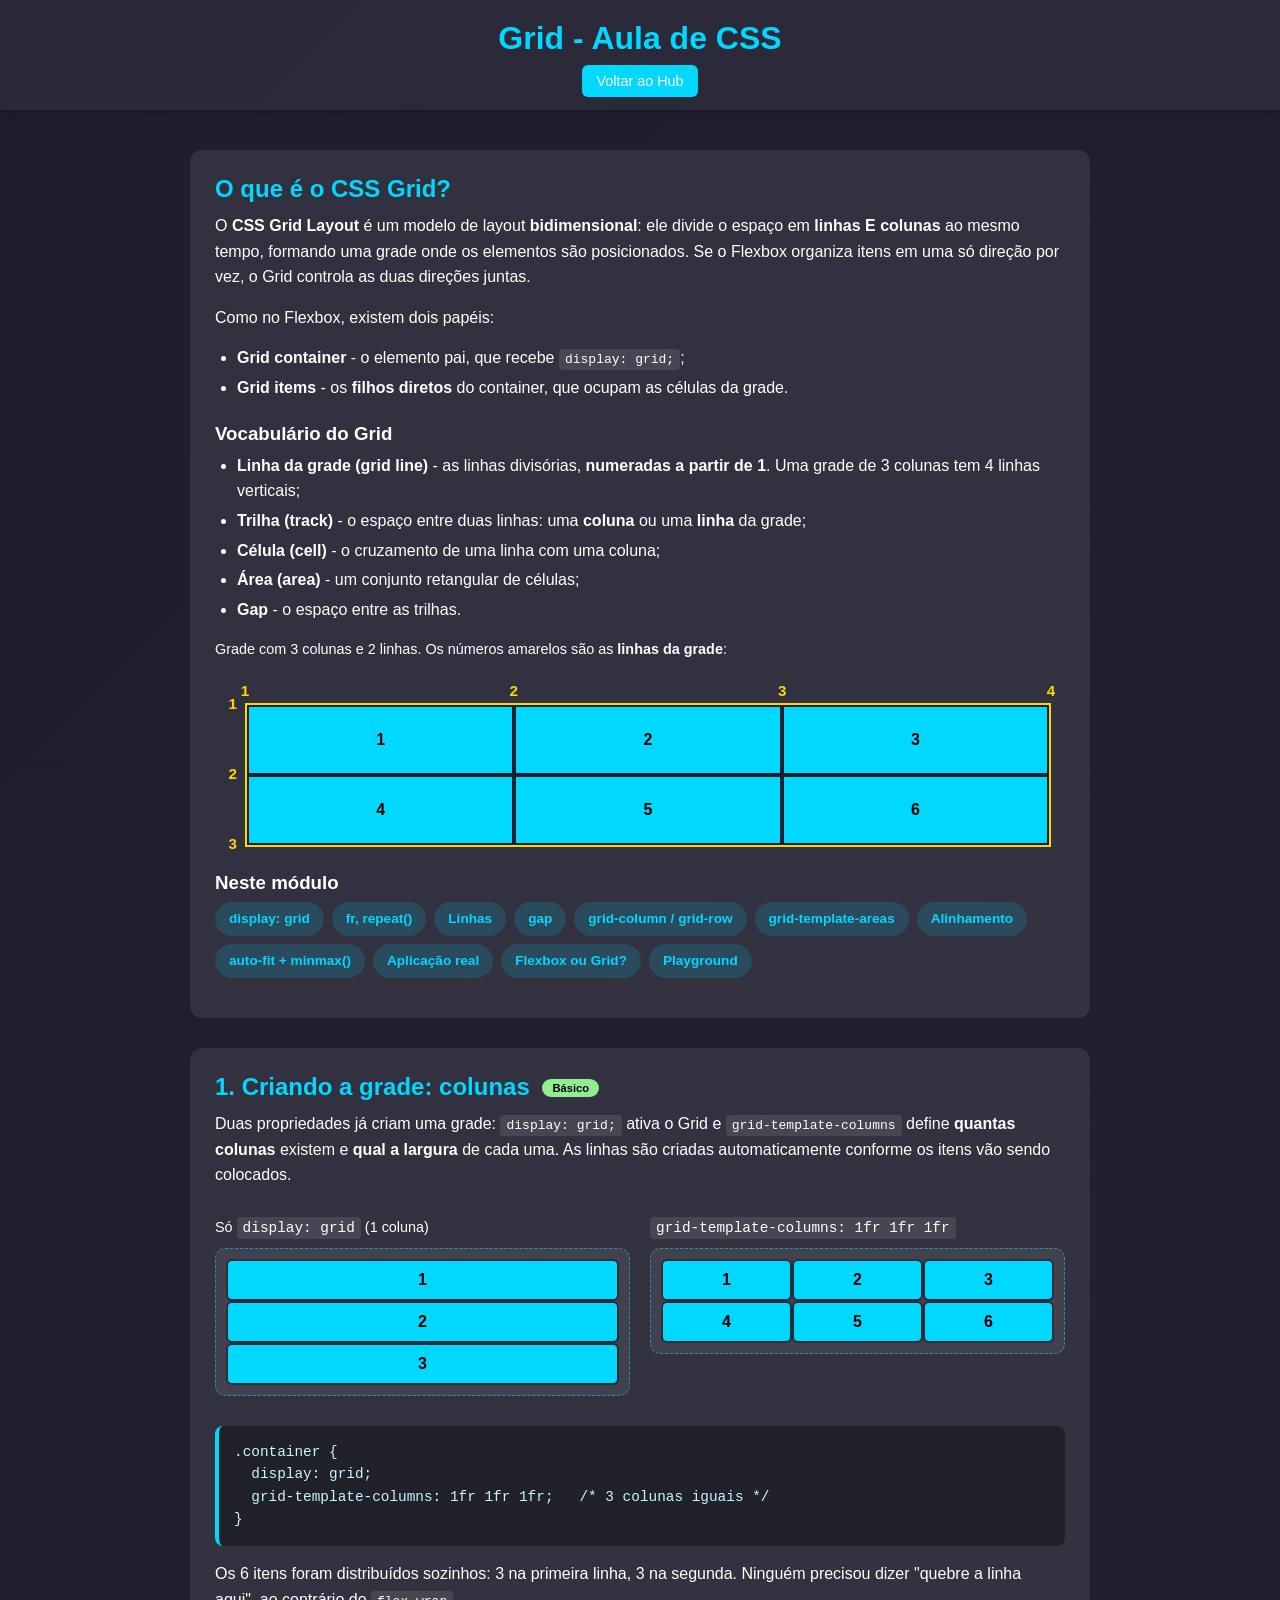
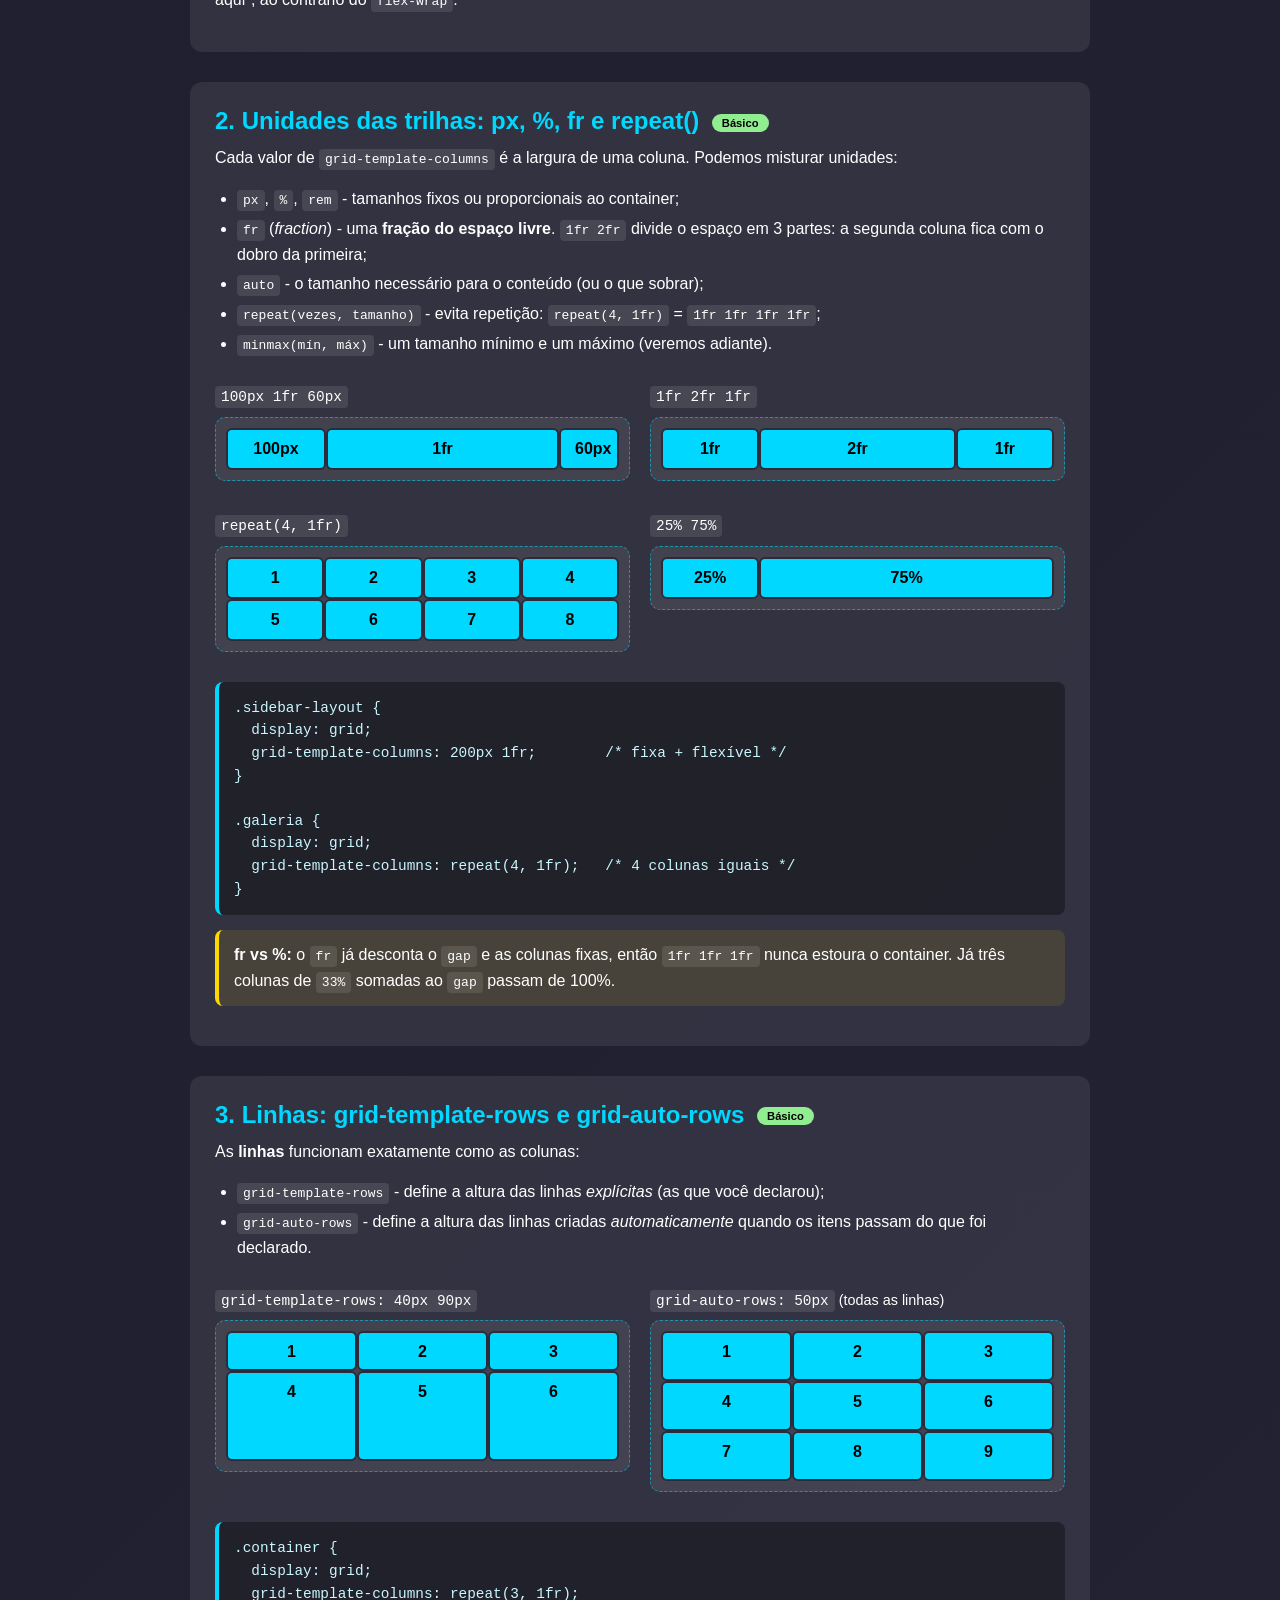
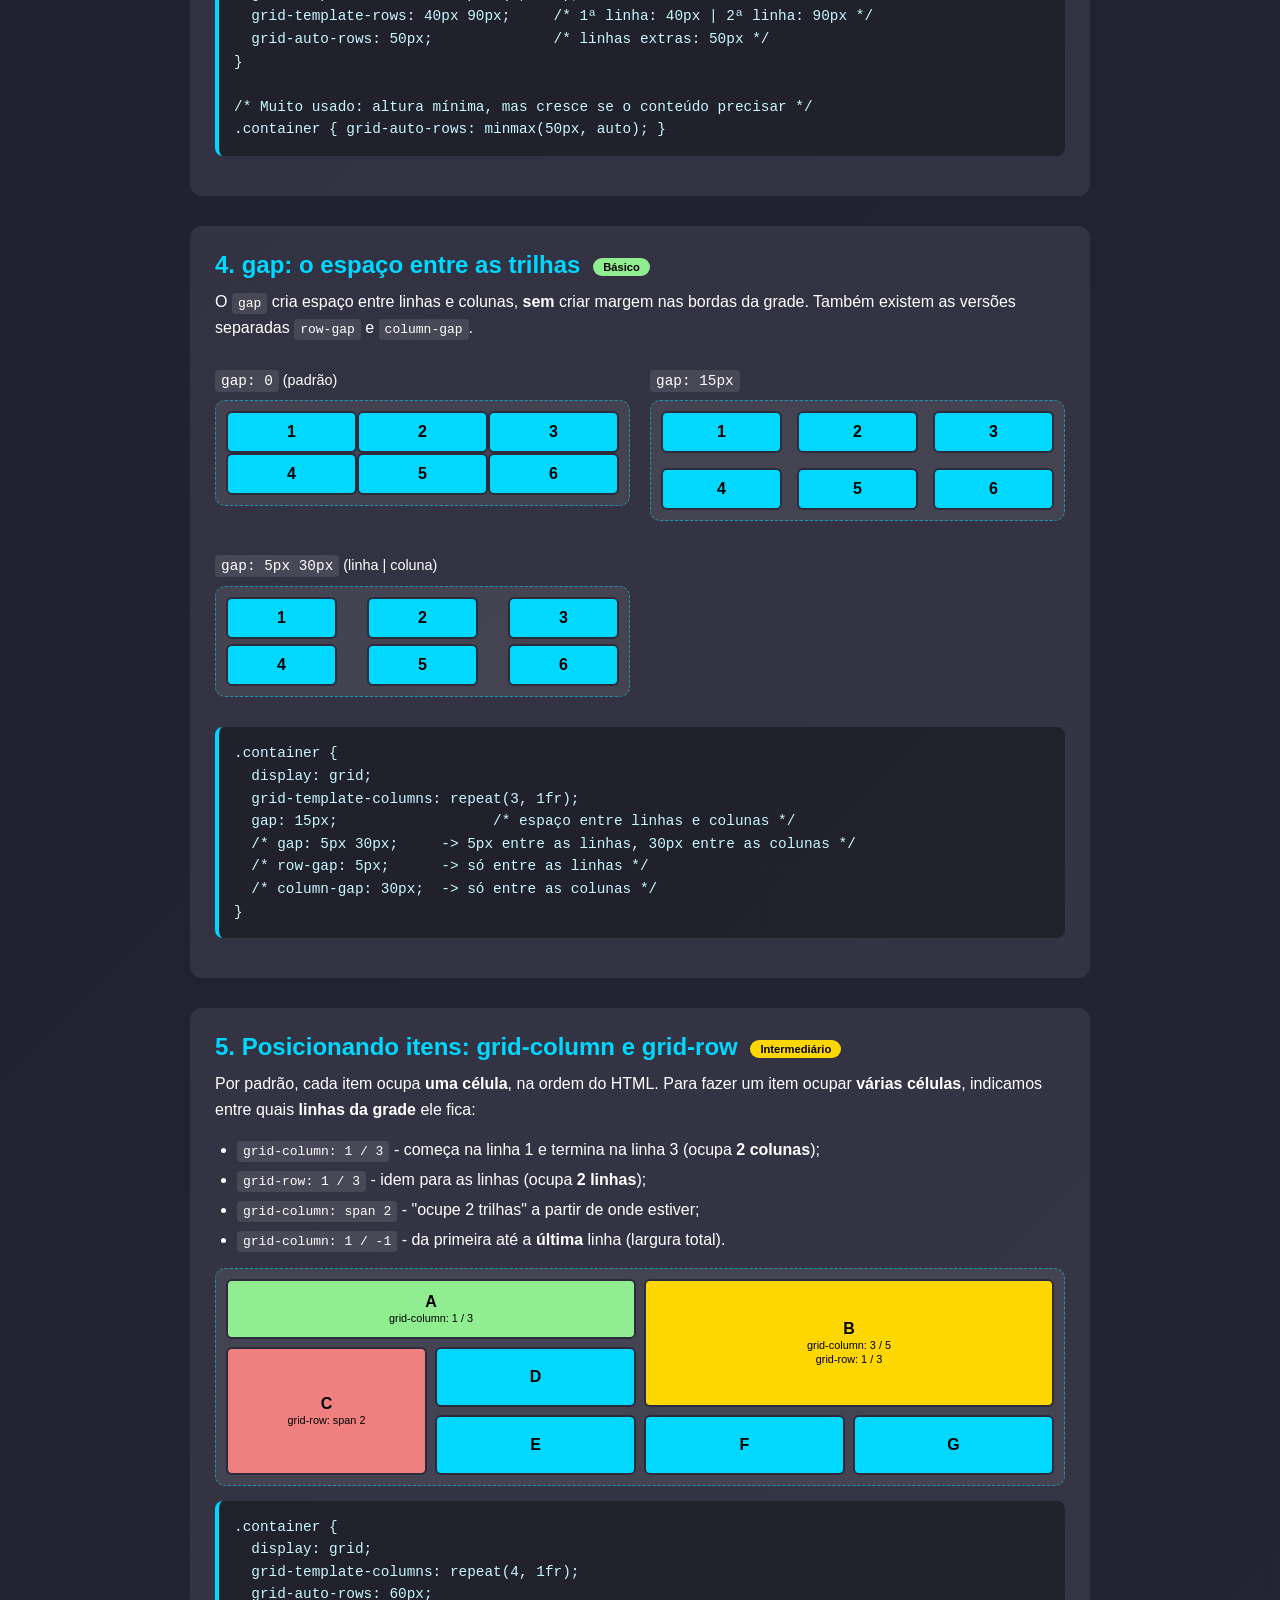
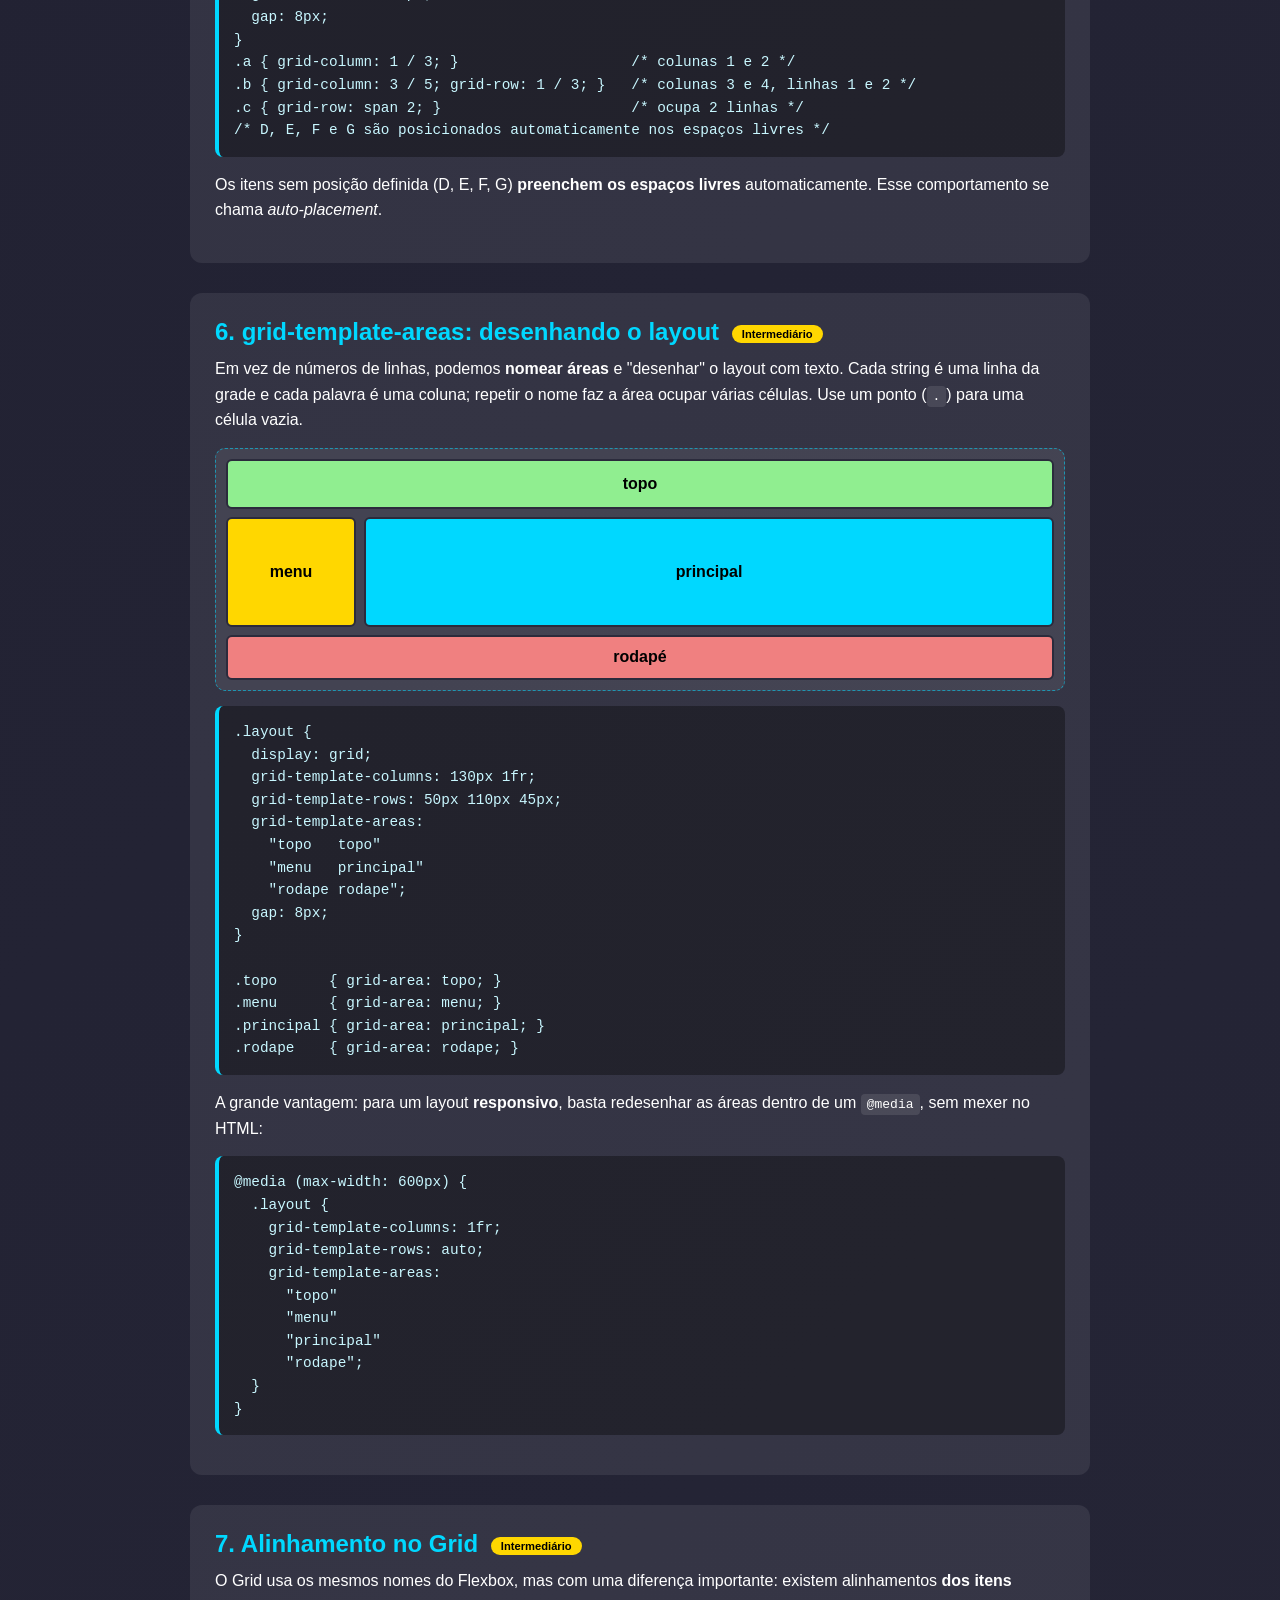
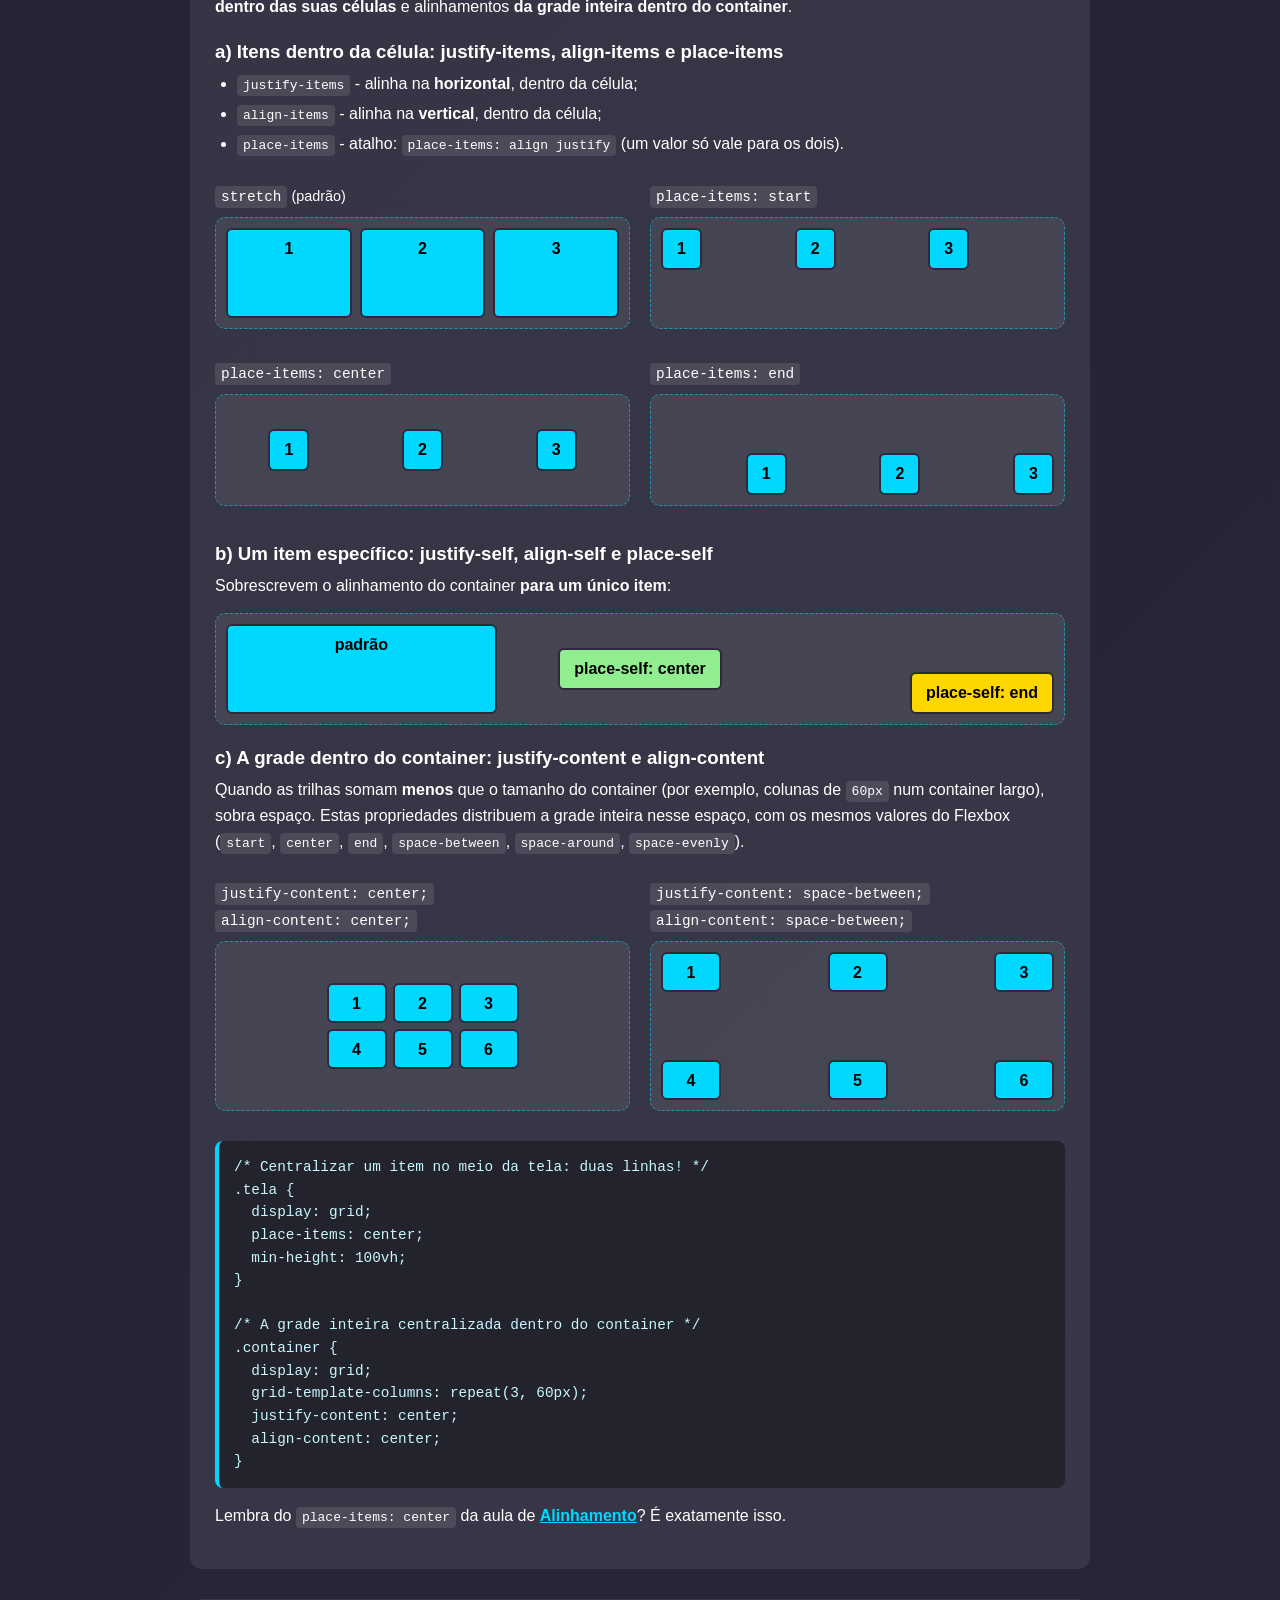
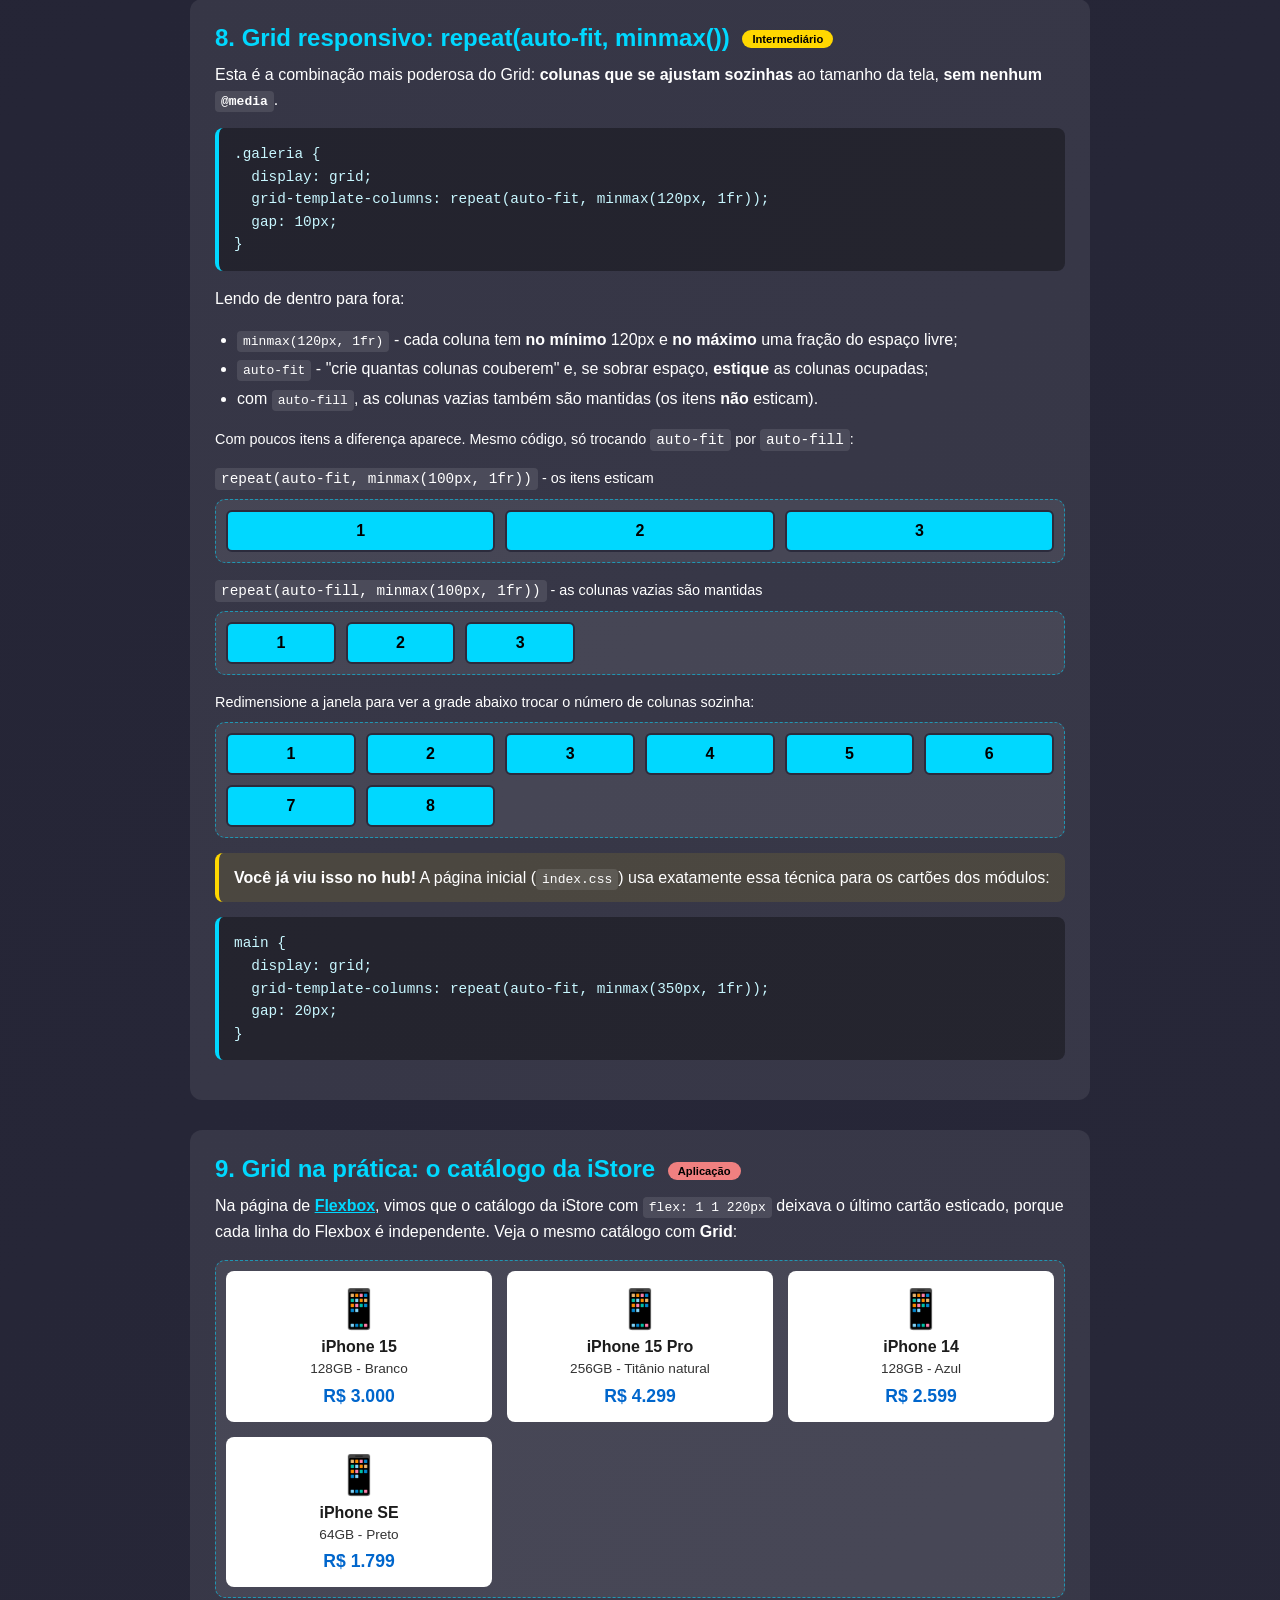
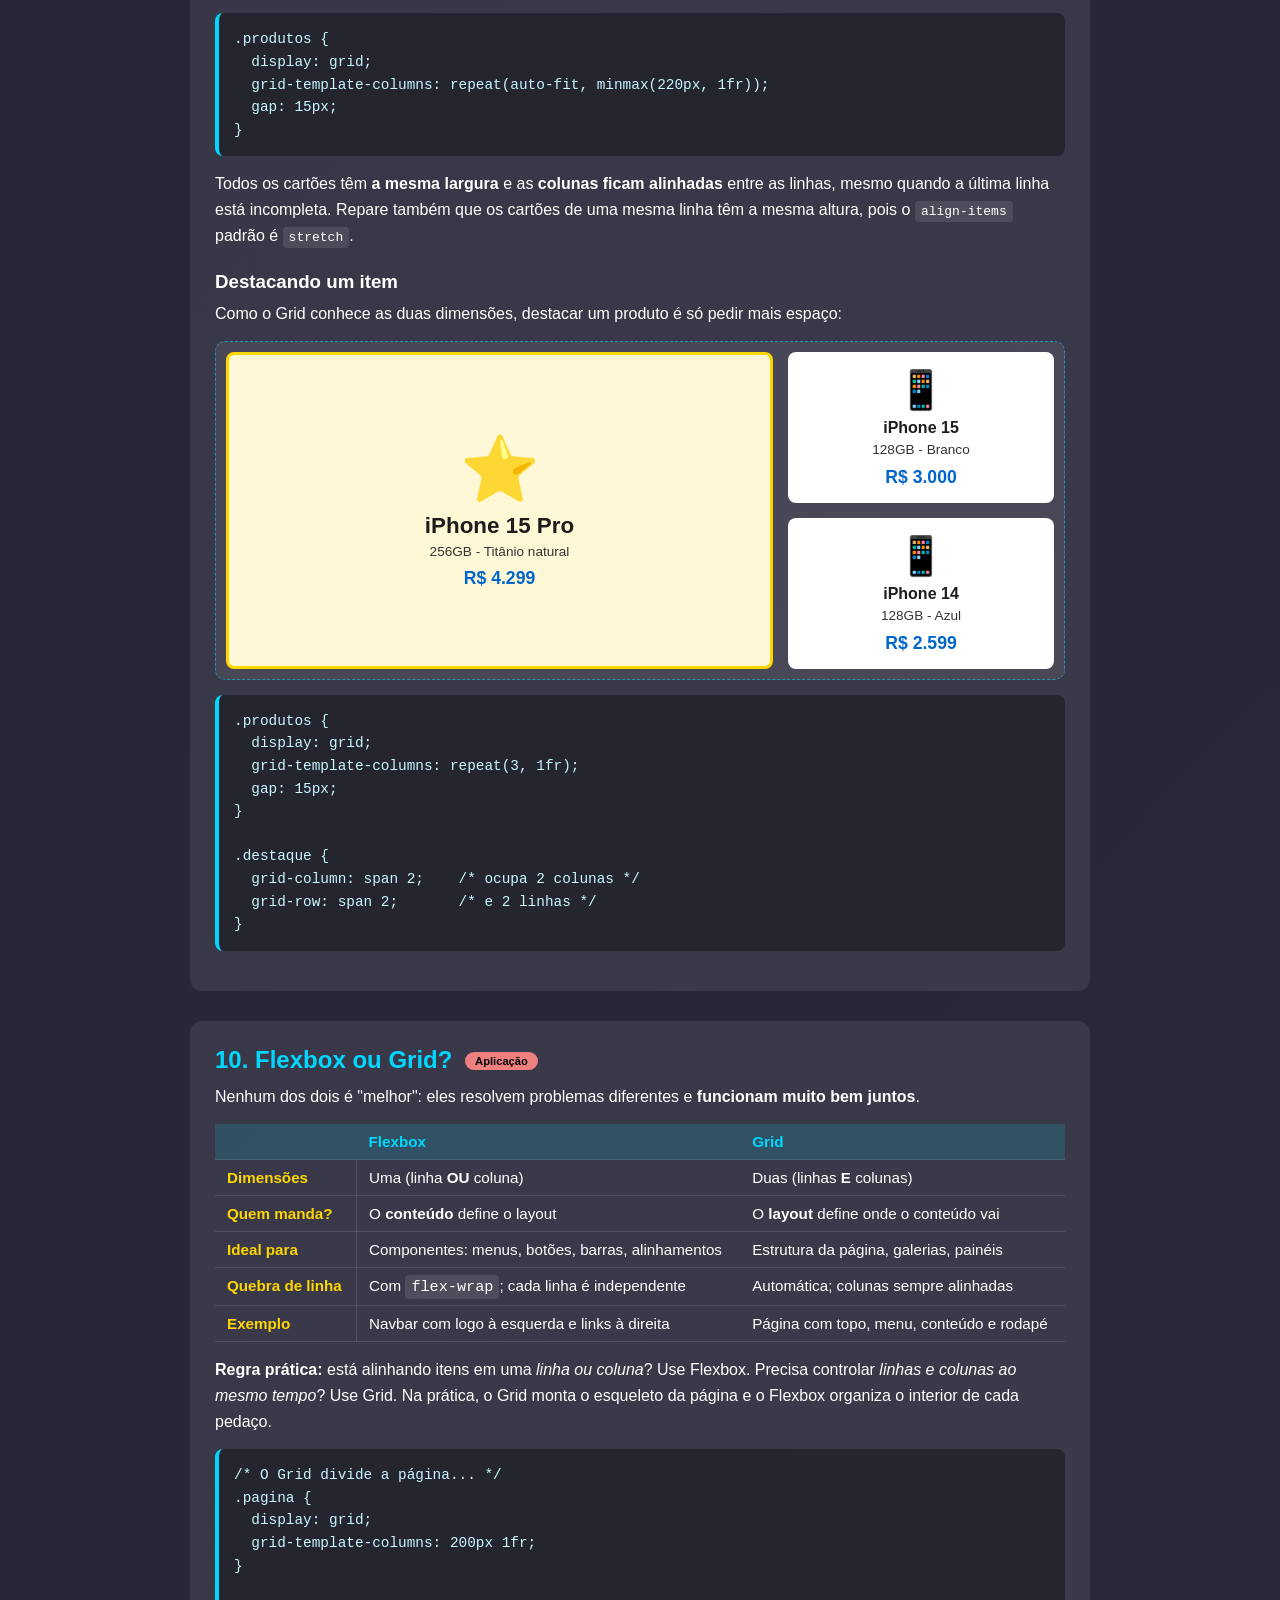
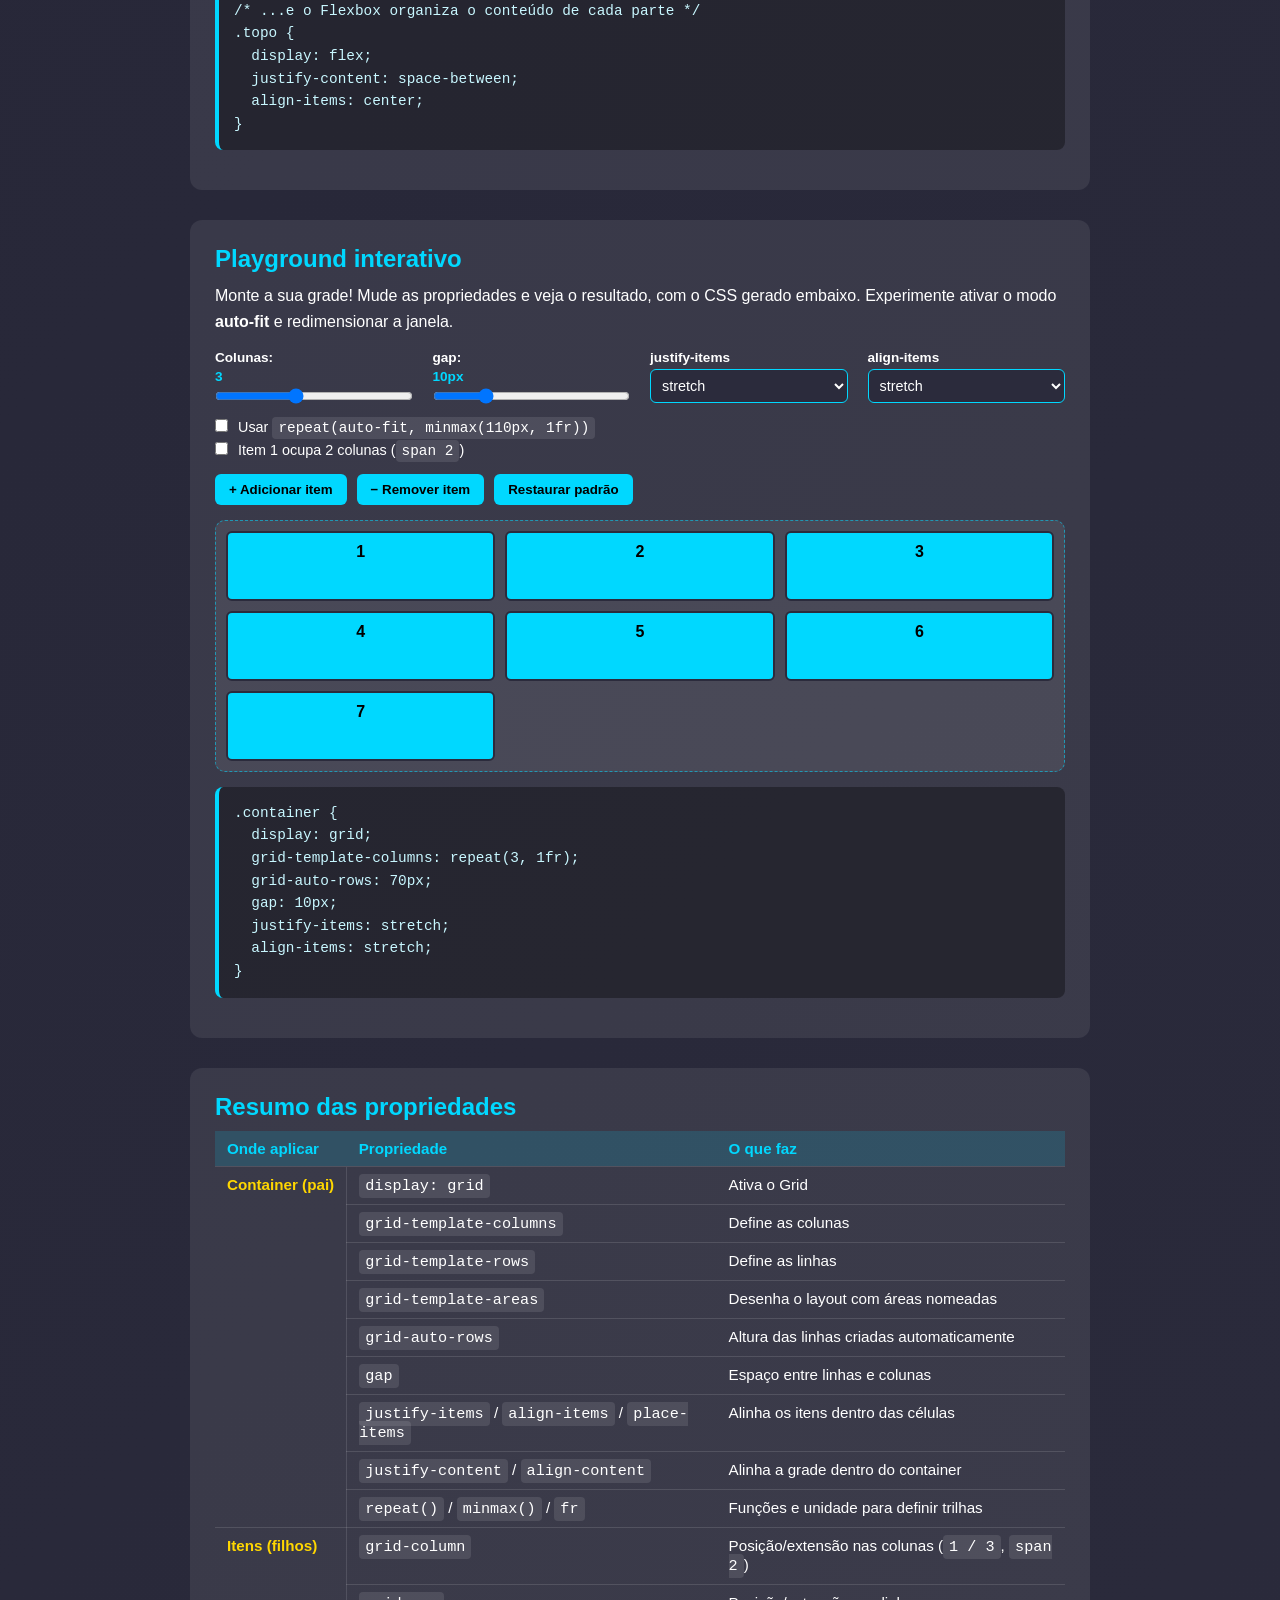
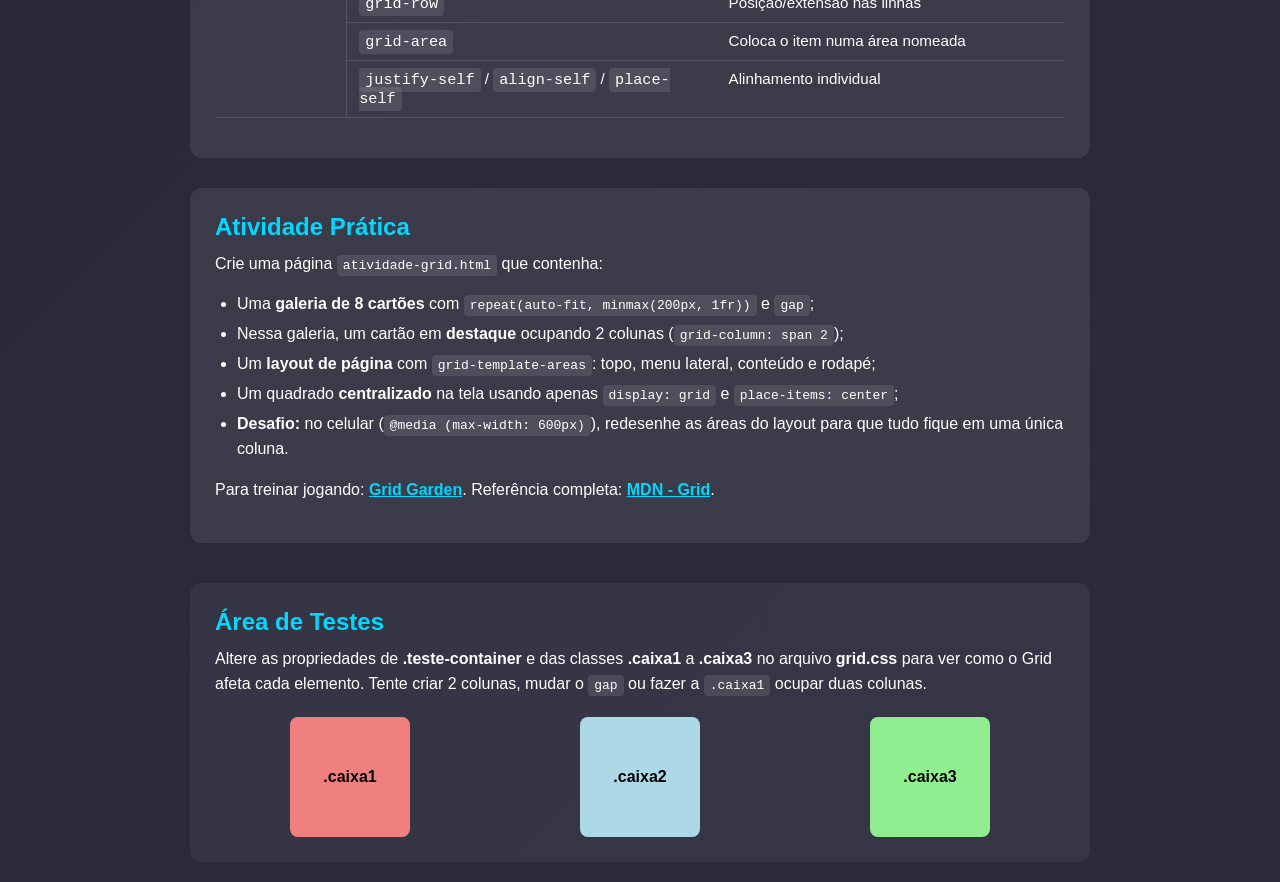
<file: grid.html>
<!DOCTYPE html>
<html lang="pt-BR">
<head>
  <meta charset="UTF-8" />
  <meta name="viewport" content="width=device-width, initial-scale=1.0" />
  <title>Grid - Aula de CSS</title>
  <link rel="stylesheet" href="style.css">
  <link rel="stylesheet" href="grid.css">
</head>
<body>

  <header>
    <h1>Grid - Aula de CSS</h1>
    <a href="index.html">Voltar ao Hub</a>
  </header>

  <main>

    <section id="o-que-e">
      <h2>O que é o CSS Grid?</h2>
      <p>
        O <strong>CSS Grid Layout</strong> é um modelo de layout <strong>bidimensional</strong>:
        ele divide o espaço em <strong>linhas E colunas</strong> ao mesmo tempo, formando uma grade onde
        os elementos são posicionados. Se o Flexbox organiza itens em uma só direção por vez,
        o Grid controla as duas direções juntas.
      </p>
      <p>Como no Flexbox, existem dois papéis:</p>
      <ul>
        <li><strong>Grid container</strong> - o elemento pai, que recebe <code>display: grid;</code>;</li>
        <li><strong>Grid items</strong> - os <strong>filhos diretos</strong> do container, que ocupam as células da grade.</li>
      </ul>

      <h3>Vocabulário do Grid</h3>
      <ul>
        <li><strong>Linha da grade (grid line)</strong> - as linhas divisórias, <strong>numeradas a partir de 1</strong>. Uma grade de 3 colunas tem 4 linhas verticais;</li>
        <li><strong>Trilha (track)</strong> - o espaço entre duas linhas: uma <strong>coluna</strong> ou uma <strong>linha</strong> da grade;</li>
        <li><strong>Célula (cell)</strong> - o cruzamento de uma linha com uma coluna;</li>
        <li><strong>Área (area)</strong> - um conjunto retangular de células;</li>
        <li><strong>Gap</strong> - o espaço entre as trilhas.</li>
      </ul>

      <p class="rotulo">Grade com 3 colunas e 2 linhas. Os números amarelos são as <strong>linhas da grade</strong>:</p>
      <div class="figura-linhas">
        <div class="rot-col">
          <span data-l="1"></span><span data-l="2"></span><span data-l="3" data-r="4"></span>
        </div>
        <div class="rot-lin">
          <span data-l="1"></span><span data-l="2" data-r="3"></span>
        </div>
        <div class="demo-grid fig">
          <div class="cel">1</div><div class="cel">2</div><div class="cel">3</div>
          <div class="cel">4</div><div class="cel">5</div><div class="cel">6</div>
        </div>
      </div>

      <h3>Neste módulo</h3>
      <ul class="indice">
        <li><a href="#colunas">display: grid</a></li>
        <li><a href="#tamanhos">fr, repeat()</a></li>
        <li><a href="#linhas">Linhas</a></li>
        <li><a href="#gap">gap</a></li>
        <li><a href="#posicionando">grid-column / grid-row</a></li>
        <li><a href="#areas">grid-template-areas</a></li>
        <li><a href="#alinhamento">Alinhamento</a></li>
        <li><a href="#responsivo">auto-fit + minmax()</a></li>
        <li><a href="#aplicacao">Aplicação real</a></li>
        <li><a href="#flex-ou-grid">Flexbox ou Grid?</a></li>
        <li><a href="#playground">Playground</a></li>
      </ul>
    </section>

    <section id="colunas">
      <h2>1. Criando a grade: colunas <span class="nivel basico">Básico</span></h2>
      <p>
        Duas propriedades já criam uma grade: <code>display: grid;</code> ativa o Grid e
        <code>grid-template-columns</code> define <strong>quantas colunas</strong> existem e <strong>qual a largura</strong> de cada uma.
        As linhas são criadas automaticamente conforme os itens vão sendo colocados.
      </p>

      <div class="exemplos">
        <div>
          <p class="rotulo">Só <code>display: grid</code> (1 coluna)</p>
          <div class="demo-grid">
            <div class="cel">1</div><div class="cel">2</div><div class="cel">3</div>
          </div>
        </div>
        <div>
          <p class="rotulo"><code>grid-template-columns: 1fr 1fr 1fr</code></p>
          <div class="demo-grid col-3">
            <div class="cel">1</div><div class="cel">2</div><div class="cel">3</div>
            <div class="cel">4</div><div class="cel">5</div><div class="cel">6</div>
          </div>
        </div>
      </div>

      <pre><code>.container {
  display: grid;
  grid-template-columns: 1fr 1fr 1fr;   /* 3 colunas iguais */
}</code></pre>

      <p>
        Os 6 itens foram distribuídos sozinhos: 3 na primeira linha, 3 na segunda. Ninguém precisou dizer
        "quebre a linha aqui", ao contrário do <code>flex-wrap</code>.
      </p>
    </section>

    <section id="tamanhos">
      <h2>2. Unidades das trilhas: px, %, fr e repeat() <span class="nivel basico">Básico</span></h2>
      <p>
        Cada valor de <code>grid-template-columns</code> é a largura de uma coluna. Podemos misturar unidades:
      </p>
      <ul>
        <li><code>px</code>, <code>%</code>, <code>rem</code> - tamanhos fixos ou proporcionais ao container;</li>
        <li><code>fr</code> (<em>fraction</em>) - uma <strong>fração do espaço livre</strong>. <code>1fr 2fr</code> divide o espaço em 3 partes: a segunda coluna fica com o dobro da primeira;</li>
        <li><code>auto</code> - o tamanho necessário para o conteúdo (ou o que sobrar);</li>
        <li><code>repeat(vezes, tamanho)</code> - evita repetição: <code>repeat(4, 1fr)</code> = <code>1fr 1fr 1fr 1fr</code>;</li>
        <li><code>minmax(mín, máx)</code> - um tamanho mínimo e um máximo (veremos adiante).</li>
      </ul>

      <div class="exemplos">
        <div>
          <p class="rotulo"><code>100px 1fr 60px</code></p>
          <div class="demo-grid col-mix">
            <div class="cel">100px</div><div class="cel">1fr</div><div class="cel">60px</div>
          </div>
        </div>
        <div>
          <p class="rotulo"><code>1fr 2fr 1fr</code></p>
          <div class="demo-grid col-121">
            <div class="cel">1fr</div><div class="cel">2fr</div><div class="cel">1fr</div>
          </div>
        </div>
        <div>
          <p class="rotulo"><code>repeat(4, 1fr)</code></p>
          <div class="demo-grid col-4">
            <div class="cel">1</div><div class="cel">2</div><div class="cel">3</div><div class="cel">4</div>
            <div class="cel">5</div><div class="cel">6</div><div class="cel">7</div><div class="cel">8</div>
          </div>
        </div>
        <div>
          <p class="rotulo"><code>25% 75%</code></p>
          <div class="demo-grid col-pct">
            <div class="cel">25%</div><div class="cel">75%</div>
          </div>
        </div>
      </div>

      <pre><code>.sidebar-layout {
  display: grid;
  grid-template-columns: 200px 1fr;        /* fixa + flexível */
}

.galeria {
  display: grid;
  grid-template-columns: repeat(4, 1fr);   /* 4 colunas iguais */
}</code></pre>

      <p class="dica">
        <strong>fr vs %:</strong> o <code>fr</code> já desconta o <code>gap</code> e as colunas fixas,
        então <code>1fr 1fr 1fr</code> nunca estoura o container. Já três colunas de <code>33%</code> somadas ao
        <code>gap</code> passam de 100%.
      </p>
    </section>

    <section id="linhas">
      <h2>3. Linhas: grid-template-rows e grid-auto-rows <span class="nivel basico">Básico</span></h2>
      <p>
        As <strong>linhas</strong> funcionam exatamente como as colunas:
      </p>
      <ul>
        <li><code>grid-template-rows</code> - define a altura das linhas <em>explícitas</em> (as que você declarou);</li>
        <li><code>grid-auto-rows</code> - define a altura das linhas criadas <em>automaticamente</em> quando os itens passam do que foi declarado.</li>
      </ul>

      <div class="exemplos">
        <div>
          <p class="rotulo"><code>grid-template-rows: 40px 90px</code></p>
          <div class="demo-grid col-3 lin-fixas">
            <div class="cel">1</div><div class="cel">2</div><div class="cel">3</div>
            <div class="cel">4</div><div class="cel">5</div><div class="cel">6</div>
          </div>
        </div>
        <div>
          <p class="rotulo"><code>grid-auto-rows: 50px</code> (todas as linhas)</p>
          <div class="demo-grid col-3 lin-auto">
            <div class="cel">1</div><div class="cel">2</div><div class="cel">3</div>
            <div class="cel">4</div><div class="cel">5</div><div class="cel">6</div>
            <div class="cel">7</div><div class="cel">8</div><div class="cel">9</div>
          </div>
        </div>
      </div>

      <pre><code>.container {
  display: grid;
  grid-template-columns: repeat(3, 1fr);
  grid-template-rows: 40px 90px;     /* 1ª linha: 40px | 2ª linha: 90px */
  grid-auto-rows: 50px;              /* linhas extras: 50px */
}

/* Muito usado: altura mínima, mas cresce se o conteúdo precisar */
.container { grid-auto-rows: minmax(50px, auto); }</code></pre>
    </section>

    <section id="gap">
      <h2>4. gap: o espaço entre as trilhas <span class="nivel basico">Básico</span></h2>
      <p>
        O <code>gap</code> cria espaço entre linhas e colunas, <strong>sem</strong> criar margem nas bordas da grade.
        Também existem as versões separadas <code>row-gap</code> e <code>column-gap</code>.
      </p>

      <div class="exemplos">
        <div>
          <p class="rotulo"><code>gap: 0</code> (padrão)</p>
          <div class="demo-grid col-3 g-0">
            <div class="cel">1</div><div class="cel">2</div><div class="cel">3</div>
            <div class="cel">4</div><div class="cel">5</div><div class="cel">6</div>
          </div>
        </div>
        <div>
          <p class="rotulo"><code>gap: 15px</code></p>
          <div class="demo-grid col-3 g-15">
            <div class="cel">1</div><div class="cel">2</div><div class="cel">3</div>
            <div class="cel">4</div><div class="cel">5</div><div class="cel">6</div>
          </div>
        </div>
        <div>
          <p class="rotulo"><code>gap: 5px 30px</code> (linha | coluna)</p>
          <div class="demo-grid col-3 g-mix">
            <div class="cel">1</div><div class="cel">2</div><div class="cel">3</div>
            <div class="cel">4</div><div class="cel">5</div><div class="cel">6</div>
          </div>
        </div>
      </div>

      <pre><code>.container {
  display: grid;
  grid-template-columns: repeat(3, 1fr);
  gap: 15px;                  /* espaço entre linhas e colunas */
  /* gap: 5px 30px;     -> 5px entre as linhas, 30px entre as colunas */
  /* row-gap: 5px;      -> só entre as linhas */
  /* column-gap: 30px;  -> só entre as colunas */
}</code></pre>
    </section>

    <section id="posicionando">
      <h2>5. Posicionando itens: grid-column e grid-row <span class="nivel inter">Intermediário</span></h2>
      <p>
        Por padrão, cada item ocupa <strong>uma célula</strong>, na ordem do HTML. Para fazer um item ocupar
        <strong>várias células</strong>, indicamos entre quais <strong>linhas da grade</strong> ele fica:
      </p>
      <ul>
        <li><code>grid-column: 1 / 3</code> - começa na linha 1 e termina na linha 3 (ocupa <strong>2 colunas</strong>);</li>
        <li><code>grid-row: 1 / 3</code> - idem para as linhas (ocupa <strong>2 linhas</strong>);</li>
        <li><code>grid-column: span 2</code> - "ocupe 2 trilhas" a partir de onde estiver;</li>
        <li><code>grid-column: 1 / -1</code> - da primeira até a <strong>última</strong> linha (largura total).</li>
      </ul>

      <div class="demo-grid pos">
        <div class="cel pa">A<small>grid-column: 1 / 3</small></div>
        <div class="cel pb">B<small>grid-column: 3 / 5<br>grid-row: 1 / 3</small></div>
        <div class="cel pc">C<small>grid-row: span 2</small></div>
        <div class="cel">D</div>
        <div class="cel">E</div>
        <div class="cel">F</div>
        <div class="cel">G</div>
      </div>

      <pre><code>.container {
  display: grid;
  grid-template-columns: repeat(4, 1fr);
  grid-auto-rows: 60px;
  gap: 8px;
}
.a { grid-column: 1 / 3; }                    /* colunas 1 e 2 */
.b { grid-column: 3 / 5; grid-row: 1 / 3; }   /* colunas 3 e 4, linhas 1 e 2 */
.c { grid-row: span 2; }                      /* ocupa 2 linhas */
/* D, E, F e G são posicionados automaticamente nos espaços livres */</code></pre>

      <p>
        Os itens sem posição definida (D, E, F, G) <strong>preenchem os espaços livres</strong> automaticamente.
        Esse comportamento se chama <em>auto-placement</em>.
      </p>
    </section>

    <section id="areas">
      <h2>6. grid-template-areas: desenhando o layout <span class="nivel inter">Intermediário</span></h2>
      <p>
        Em vez de números de linhas, podemos <strong>nomear áreas</strong> e "desenhar" o layout com texto.
        Cada string é uma linha da grade e cada palavra é uma coluna; repetir o nome faz a área ocupar várias células.
        Use um ponto (<code>.</code>) para uma célula vazia.
      </p>

      <div class="demo-grid layout">
        <div class="cel area-topo">topo</div>
        <div class="cel area-menu">menu</div>
        <div class="cel area-principal">principal</div>
        <div class="cel area-rodape">rodapé</div>
      </div>

      <pre><code>.layout {
  display: grid;
  grid-template-columns: 130px 1fr;
  grid-template-rows: 50px 110px 45px;
  grid-template-areas:
    "topo   topo"
    "menu   principal"
    "rodape rodape";
  gap: 8px;
}

.topo      { grid-area: topo; }
.menu      { grid-area: menu; }
.principal { grid-area: principal; }
.rodape    { grid-area: rodape; }</code></pre>

      <p>
        A grande vantagem: para um layout <strong>responsivo</strong>, basta redesenhar as áreas dentro de um
        <code>@media</code>, sem mexer no HTML:
      </p>

      <pre><code>@media (max-width: 600px) {
  .layout {
    grid-template-columns: 1fr;
    grid-template-rows: auto;
    grid-template-areas:
      "topo"
      "menu"
      "principal"
      "rodape";
  }
}</code></pre>
    </section>

    <section id="alinhamento">
      <h2>7. Alinhamento no Grid <span class="nivel inter">Intermediário</span></h2>
      <p>
        O Grid usa os mesmos nomes do Flexbox, mas com uma diferença importante: existem alinhamentos
        <strong>dos itens dentro das suas células</strong> e alinhamentos <strong>da grade inteira dentro do container</strong>.
      </p>

      <h3>a) Itens dentro da célula: justify-items, align-items e place-items</h3>
      <ul>
        <li><code>justify-items</code> - alinha na <strong>horizontal</strong>, dentro da célula;</li>
        <li><code>align-items</code> - alinha na <strong>vertical</strong>, dentro da célula;</li>
        <li><code>place-items</code> - atalho: <code>place-items: align justify</code> (um valor só vale para os dois).</li>
      </ul>

      <div class="exemplos">
        <div>
          <p class="rotulo"><code>stretch</code> (padrão)</p>
          <div class="demo-grid dem-al pi-stretch">
            <div class="cel">1</div><div class="cel">2</div><div class="cel">3</div>
          </div>
        </div>
        <div>
          <p class="rotulo"><code>place-items: start</code></p>
          <div class="demo-grid dem-al pi-start">
            <div class="cel">1</div><div class="cel">2</div><div class="cel">3</div>
          </div>
        </div>
        <div>
          <p class="rotulo"><code>place-items: center</code></p>
          <div class="demo-grid dem-al pi-center">
            <div class="cel">1</div><div class="cel">2</div><div class="cel">3</div>
          </div>
        </div>
        <div>
          <p class="rotulo"><code>place-items: end</code></p>
          <div class="demo-grid dem-al pi-end">
            <div class="cel">1</div><div class="cel">2</div><div class="cel">3</div>
          </div>
        </div>
      </div>

      <h3>b) Um item específico: justify-self, align-self e place-self</h3>
      <p>
        Sobrescrevem o alinhamento do container <strong>para um único item</strong>:
      </p>
      <div class="demo-grid dem-al">
        <div class="cel">padrão</div>
        <div class="cel ps-center">place-self: center</div>
        <div class="cel ps-end">place-self: end</div>
      </div>

      <h3>c) A grade dentro do container: justify-content e align-content</h3>
      <p>
        Quando as trilhas somam <strong>menos</strong> que o tamanho do container (por exemplo, colunas de
        <code>60px</code> num container largo), sobra espaço. Estas propriedades distribuem a grade inteira nesse espaço,
        com os mesmos valores do Flexbox (<code>start</code>, <code>center</code>, <code>end</code>, <code>space-between</code>, <code>space-around</code>, <code>space-evenly</code>).
      </p>

      <div class="exemplos">
        <div>
          <p class="rotulo"><code>justify-content: center;</code><br><code>align-content: center;</code></p>
          <div class="demo-grid dem-content jc-centro">
            <div class="cel">1</div><div class="cel">2</div><div class="cel">3</div>
            <div class="cel">4</div><div class="cel">5</div><div class="cel">6</div>
          </div>
        </div>
        <div>
          <p class="rotulo"><code>justify-content: space-between;</code><br><code>align-content: space-between;</code></p>
          <div class="demo-grid dem-content jc-entre">
            <div class="cel">1</div><div class="cel">2</div><div class="cel">3</div>
            <div class="cel">4</div><div class="cel">5</div><div class="cel">6</div>
          </div>
        </div>
      </div>

      <pre><code>/* Centralizar um item no meio da tela: duas linhas! */
.tela {
  display: grid;
  place-items: center;
  min-height: 100vh;
}

/* A grade inteira centralizada dentro do container */
.container {
  display: grid;
  grid-template-columns: repeat(3, 60px);
  justify-content: center;
  align-content: center;
}</code></pre>

      <p>
        Lembra do <code>place-items: center</code> da aula de <a href="alinhamento.html">Alinhamento</a>?
        É exatamente isso.
      </p>
    </section>

    <section id="responsivo">
      <h2>8. Grid responsivo: repeat(auto-fit, minmax()) <span class="nivel inter">Intermediário</span></h2>
      <p>
        Esta é a combinação mais poderosa do Grid: <strong>colunas que se ajustam sozinhas</strong> ao tamanho da tela,
        <strong>sem nenhum <code>@media</code></strong>.
      </p>

      <pre><code>.galeria {
  display: grid;
  grid-template-columns: repeat(auto-fit, minmax(120px, 1fr));
  gap: 10px;
}</code></pre>

      <p>Lendo de dentro para fora:</p>
      <ul>
        <li><code>minmax(120px, 1fr)</code> - cada coluna tem <strong>no mínimo</strong> 120px e <strong>no máximo</strong> uma fração do espaço livre;</li>
        <li><code>auto-fit</code> - "crie quantas colunas couberem" e, se sobrar espaço, <strong>estique</strong> as colunas ocupadas;</li>
        <li>com <code>auto-fill</code>, as colunas vazias também são mantidas (os itens <strong>não</strong> esticam).</li>
      </ul>

      <p class="rotulo">Com poucos itens a diferença aparece. Mesmo código, só trocando <code>auto-fit</code> por <code>auto-fill</code>:</p>

      <p class="rotulo"><code>repeat(auto-fit, minmax(100px, 1fr))</code> - os itens esticam</p>
      <div class="demo-grid auto-fit">
        <div class="cel">1</div><div class="cel">2</div><div class="cel">3</div>
      </div>

      <p class="rotulo"><code>repeat(auto-fill, minmax(100px, 1fr))</code> - as colunas vazias são mantidas</p>
      <div class="demo-grid auto-fill">
        <div class="cel">1</div><div class="cel">2</div><div class="cel">3</div>
      </div>

      <p class="rotulo">Redimensione a janela para ver a grade abaixo trocar o número de colunas sozinha:</p>
      <div class="demo-grid galeria">
        <div class="cel">1</div><div class="cel">2</div><div class="cel">3</div><div class="cel">4</div>
        <div class="cel">5</div><div class="cel">6</div><div class="cel">7</div><div class="cel">8</div>
      </div>

      <p class="dica">
        <strong>Você já viu isso no hub!</strong> A página inicial (<code>index.css</code>) usa exatamente essa técnica
        para os cartões dos módulos:
      </p>
      <pre><code>main {
  display: grid;
  grid-template-columns: repeat(auto-fit, minmax(350px, 1fr));
  gap: 20px;
}</code></pre>
    </section>

    <section id="aplicacao">
      <h2>9. Grid na prática: o catálogo da iStore <span class="nivel app">Aplicação</span></h2>
      <p>
        Na página de <a href="flexbox.html">Flexbox</a>, vimos que o catálogo da iStore com <code>flex: 1 1 220px</code> deixava
        o último cartão esticado, porque cada linha do Flexbox é independente. Veja o mesmo catálogo
        com <strong>Grid</strong>:
      </p>

      <div class="demo-grid catalogo">
        <article class="produto"><span class="foto">📱</span><h4>iPhone 15</h4><p>128GB - Branco</p><strong>R$ 3.000</strong></article>
        <article class="produto"><span class="foto">📱</span><h4>iPhone 15 Pro</h4><p>256GB - Titânio natural</p><strong>R$ 4.299</strong></article>
        <article class="produto"><span class="foto">📱</span><h4>iPhone 14</h4><p>128GB - Azul</p><strong>R$ 2.599</strong></article>
        <article class="produto"><span class="foto">📱</span><h4>iPhone SE</h4><p>64GB - Preto</p><strong>R$ 1.799</strong></article>
      </div>

      <pre><code>.produtos {
  display: grid;
  grid-template-columns: repeat(auto-fit, minmax(220px, 1fr));
  gap: 15px;
}</code></pre>

      <p>
        Todos os cartões têm <strong>a mesma largura</strong> e as <strong>colunas ficam alinhadas</strong> entre as linhas,
        mesmo quando a última linha está incompleta. Repare também que os cartões de uma mesma linha
        têm a mesma altura, pois o <code>align-items</code> padrão é <code>stretch</code>.
      </p>

      <h3>Destacando um item</h3>
      <p>
        Como o Grid conhece as duas dimensões, destacar um produto é só pedir mais espaço:
      </p>
      <div class="demo-grid catalogo catalogo-destaque">
        <article class="produto destaque"><span class="foto">⭐</span><h4>iPhone 15 Pro</h4><p>256GB - Titânio natural</p><strong>R$ 4.299</strong></article>
        <article class="produto"><span class="foto">📱</span><h4>iPhone 15</h4><p>128GB - Branco</p><strong>R$ 3.000</strong></article>
        <article class="produto"><span class="foto">📱</span><h4>iPhone 14</h4><p>128GB - Azul</p><strong>R$ 2.599</strong></article>
      </div>
      <pre><code>.produtos {
  display: grid;
  grid-template-columns: repeat(3, 1fr);
  gap: 15px;
}

.destaque {
  grid-column: span 2;    /* ocupa 2 colunas */
  grid-row: span 2;       /* e 2 linhas */
}</code></pre>
    </section>

    <section id="flex-ou-grid">
      <h2>10. Flexbox ou Grid? <span class="nivel app">Aplicação</span></h2>
      <p>
        Nenhum dos dois é "melhor": eles resolvem problemas diferentes e <strong>funcionam muito bem juntos</strong>.
      </p>

      <div class="tabela-rolagem">
        <table>
          <thead>
            <tr><th></th><th>Flexbox</th><th>Grid</th></tr>
          </thead>
          <tbody>
            <tr><td class="grupo">Dimensões</td><td>Uma (linha <strong>OU</strong> coluna)</td><td>Duas (linhas <strong>E</strong> colunas)</td></tr>
            <tr><td class="grupo">Quem manda?</td><td>O <strong>conteúdo</strong> define o layout</td><td>O <strong>layout</strong> define onde o conteúdo vai</td></tr>
            <tr><td class="grupo">Ideal para</td><td>Componentes: menus, botões, barras, alinhamentos</td><td>Estrutura da página, galerias, painéis</td></tr>
            <tr><td class="grupo">Quebra de linha</td><td>Com <code>flex-wrap</code>; cada linha é independente</td><td>Automática; colunas sempre alinhadas</td></tr>
            <tr><td class="grupo">Exemplo</td><td>Navbar com logo à esquerda e links à direita</td><td>Página com topo, menu, conteúdo e rodapé</td></tr>
          </tbody>
        </table>
      </div>

      <p>
        <strong>Regra prática:</strong> está alinhando itens em uma <em>linha ou coluna</em>? Use Flexbox.
        Precisa controlar <em>linhas e colunas ao mesmo tempo</em>? Use Grid.
        Na prática, o Grid monta o esqueleto da página e o Flexbox organiza o interior de cada pedaço.
      </p>

      <pre><code>/* O Grid divide a página... */
.pagina {
  display: grid;
  grid-template-columns: 200px 1fr;
}

/* ...e o Flexbox organiza o conteúdo de cada parte */
.topo {
  display: flex;
  justify-content: space-between;
  align-items: center;
}</code></pre>
    </section>

    <section id="playground">
      <h2>Playground interativo</h2>
      <p>
        Monte a sua grade! Mude as propriedades e veja o resultado, com o CSS gerado embaixo.
        Experimente ativar o modo <strong>auto-fit</strong> e redimensionar a janela.
      </p>

      <div class="controles">
        <label>Colunas: <output id="pg-cols-valor">3</output>
          <input type="range" id="pg-cols" min="1" max="6" value="3">
        </label>
        <label>gap: <output id="pg-gap-valor">10px</output>
          <input type="range" id="pg-gap" min="0" max="40" value="10">
        </label>
        <label>justify-items
          <select id="pg-justify">
            <option>stretch</option>
            <option>start</option>
            <option>center</option>
            <option>end</option>
          </select>
        </label>
        <label>align-items
          <select id="pg-align">
            <option>stretch</option>
            <option>start</option>
            <option>center</option>
            <option>end</option>
          </select>
        </label>
      </div>

      <div class="opcoes">
        <label><input type="checkbox" id="pg-autofit"> Usar <code>repeat(auto-fit, minmax(110px, 1fr))</code></label>
        <label><input type="checkbox" id="pg-span"> Item 1 ocupa 2 colunas (<code>span 2</code>)</label>
      </div>

      <div class="botoes">
        <button type="button" id="pg-mais">+ Adicionar item</button>
        <button type="button" id="pg-menos">− Remover item</button>
        <button type="button" id="pg-reset">Restaurar padrão</button>
      </div>

      <div class="demo-grid playground" id="pg-area"></div>

      <pre><code id="pg-codigo"></code></pre>
    </section>

    <section id="resumo">
      <h2>Resumo das propriedades</h2>
      <div class="tabela-rolagem">
        <table>
          <thead>
            <tr><th>Onde aplicar</th><th>Propriedade</th><th>O que faz</th></tr>
          </thead>
          <tbody>
            <tr><td rowspan="9" class="grupo">Container (pai)</td><td><code>display: grid</code></td><td>Ativa o Grid</td></tr>
            <tr><td><code>grid-template-columns</code></td><td>Define as colunas</td></tr>
            <tr><td><code>grid-template-rows</code></td><td>Define as linhas</td></tr>
            <tr><td><code>grid-template-areas</code></td><td>Desenha o layout com áreas nomeadas</td></tr>
            <tr><td><code>grid-auto-rows</code></td><td>Altura das linhas criadas automaticamente</td></tr>
            <tr><td><code>gap</code></td><td>Espaço entre linhas e colunas</td></tr>
            <tr><td><code>justify-items</code> / <code>align-items</code> / <code>place-items</code></td><td>Alinha os itens dentro das células</td></tr>
            <tr><td><code>justify-content</code> / <code>align-content</code></td><td>Alinha a grade dentro do container</td></tr>
            <tr><td><code>repeat()</code> / <code>minmax()</code> / <code>fr</code></td><td>Funções e unidade para definir trilhas</td></tr>
            <tr><td rowspan="4" class="grupo">Itens (filhos)</td><td><code>grid-column</code></td><td>Posição/extensão nas colunas (<code>1 / 3</code>, <code>span 2</code>)</td></tr>
            <tr><td><code>grid-row</code></td><td>Posição/extensão nas linhas</td></tr>
            <tr><td><code>grid-area</code></td><td>Coloca o item numa área nomeada</td></tr>
            <tr><td><code>justify-self</code> / <code>align-self</code> / <code>place-self</code></td><td>Alinhamento individual</td></tr>
          </tbody>
        </table>
      </div>
    </section>

    <section id="atividade">
      <h2>Atividade Prática</h2>
      <p>Crie uma página <code>atividade-grid.html</code> que contenha:</p>
      <ul>
        <li>Uma <strong>galeria de 8 cartões</strong> com <code>repeat(auto-fit, minmax(200px, 1fr))</code> e <code>gap</code>;</li>
        <li>Nessa galeria, um cartão em <strong>destaque</strong> ocupando 2 colunas (<code>grid-column: span 2</code>);</li>
        <li>Um <strong>layout de página</strong> com <code>grid-template-areas</code>: topo, menu lateral, conteúdo e rodapé;</li>
        <li>Um quadrado <strong>centralizado</strong> na tela usando apenas <code>display: grid</code> e <code>place-items: center</code>;</li>
        <li><strong>Desafio:</strong> no celular (<code>@media (max-width: 600px)</code>), redesenhe as áreas do layout para que tudo fique em uma única coluna.</li>
      </ul>
      <p>
        Para treinar jogando: <a href="https://cssgridgarden.com/#pt-br">Grid Garden</a>.
        Referência completa: <a href="https://developer.mozilla.org/pt-BR/docs/Learn_web_development/Core/CSS_layout/Grids">MDN - Grid</a>.
      </p>
    </section>

    <section class="teste-css">
      <h2>Área de Testes</h2>
      <p>Altere as propriedades de <strong>.teste-container</strong> e das classes <strong>.caixa1</strong> a <strong>.caixa3</strong> no arquivo <strong>grid.css</strong> para ver como o Grid afeta cada elemento. Tente criar 2 colunas, mudar o <code>gap</code> ou fazer a <code>.caixa1</code> ocupar duas colunas.</p>

      <div class="teste-container">
        <div class="caixa caixa1">.caixa1</div>
        <div class="caixa caixa2">.caixa2</div>
        <div class="caixa caixa3">.caixa3</div>
      </div>
    </section>

    <nav class="navegacao">
      <a href="flexbox.html">« 5. Flexbox</a>
      <a href="index.html">Voltar ao Hub</a>
    </nav>

  </main>

  <footer>
    <p>Desenvolvido por Prof. Dionatan Inhoato Markiu - © 2025</p>
  </footer>

  <script src="grid.js"></script>
</body>
</html>
</file>
<file: index.css>
* {
    margin: 0;
    padding: 0;
    box-sizing: border-box;
    font-family: "Segoe UI", Arial, sans-serif;
}

body {
    background: linear-gradient(135deg, #1e1e2f, #2b2b3c);
    color: #fff;
    min-height: 100vh;
    display: flex;
    flex-direction: column;
    align-items: center;
}

header {
    width: 100%;
    padding: 20px;
    text-align: center;
    background: rgba(255, 255, 255, 0.05);
    box-shadow: 0 2px 10px rgba(0,0,0,0.3);
}

header h1 {
    font-size: 2rem;
    color: #00d8ff;
}

header p {
    font-size: 1rem;
    opacity: 0.8;
}

/* ====== Grid Principal ====== */
main {
    width: 90%;
    max-width: 1100px;
    margin: 40px auto;
    display: grid;
    grid-template-columns: repeat(auto-fit, minmax(350px, 1fr));
    gap: 20px;
}

.card {
    background: rgba(255,255,255,0.08);
    padding: 25px;
    border-radius: 12px;
    text-align: center;
    transition: 0.3s ease;
    cursor: pointer;
}

.card:hover {
    transform: translateY(-5px);
    background: rgba(255,255,255,0.15);
}

.card h2 {
    color: #00d8ff;
    margin-bottom: 10px;
}

.card p {
    font-size: 0.9rem;
    opacity: 0.9;
}

a {
    text-decoration: none;
    color: inherit;
}


li{
    list-style: none;
}
li a{
    color: #00d8ff;
    font-weight: bold;
    font-size: large;
}

li a:hover{
    color: #c8f7ff;
}


footer {
    text-align: center;
    padding: 20px;
    margin-top: auto;
    font-size: 0.9rem;
    opacity: 0.7;
}

@media (max-width: 600px) {
    header h1 {
    font-size: 1.6rem;
    }
    .card {
    padding: 20px;
    }
}
</file>
<file: style.css>
* {
  margin: 0;
  padding: 0;
  box-sizing: border-box;
  font-family: "Segoe UI", Arial, sans-serif;
}

body {
  background: linear-gradient(135deg, #1e1e2f, #2b2b3c);
  color: #fff;
  min-height: 100vh;
  display: flex;
  flex-direction: column;
  align-items: center;
}

header {
  width: 100%;
  padding: 20px;
  text-align: center;
  background: rgba(255, 255, 255, 0.05);
  box-shadow: 0 2px 10px rgba(0,0,0,0.3);
}

header h1 {
  color: #00d8ff;
  margin-bottom: 15px;
}

header a {
  color: #fff;
  text-decoration: none;
  background: #00d8ff;
  padding: 8px 14px;
  border-radius: 6px;
  font-size: 0.9rem;
  transition: 0.3s;
}

header a:hover {
  background: #00b8e0;
}

main {
  width: 90%;
  max-width: 900px;
  margin: 40px auto;
}

section {
  background: rgba(255,255,255,0.08);
  padding: 25px;
  border-radius: 12px;
  margin-bottom: 30px;
}

h2 {
  color: #00d8ff;
  margin-bottom: 10px;
}

p {
  line-height: 1.6;
  margin-bottom: 15px;
}

code {
  background: rgba(255,255,255,0.1);
  padding: 3px 6px;
  border-radius: 4px;
  font-family: monospace;
}

footer {
  text-align: center;
  padding: 20px;
  font-size: 0.9rem;
  opacity: 0.7;
}
</file>
<file: alinhamento.css>
/* ====== Demonstrações ====== */
.demo {
    background: rgba(255,255,255,0.1);
    border-radius: 10px;
    height: 200px;
    margin: 20px 0;
    position: relative;
    text-align: center;
    overflow: hidden;
}

.box {
    width: 100px;
    height: 100px;
    background: #00d8ff;
    color: #000;
    display: flex;
    align-items: center;
    justify-content: center;
    border-radius: 8px;
    font-weight: bold;
}

a{
  color: antiquewhite;
  font-size: large;
  font-weight: bold;
}

/* --- 1. Centralização com margin auto --- */
.center-margin {
    width: 100px;
    margin: 0;
}

/* --- 2. Centralização absoluta --- */
.center-absolute {
    position: absolute;



}

/* --- 3. Flexbox --- */
.flex-center {
    display: flex;


    height: 200px;
}

/* --- 4. Grid --- */
.grid-center {
    display: grid;
    
    height: 200px;
}

/* ====== Área de Testes ====== */
.teste-css {
  background: rgba(255,255,255,0.05);
  margin-top: 40px;
  padding: 25px;
  border-radius: 12px;
}

.teste-css h2 {
  color: #00d8ff;
  margin-bottom: 10px;
}

.caixa {
  width: 120px;
  height: 120px;
  display: flex;
  align-items: center;
  justify-content: center;
  color: #000;
  font-weight: bold;
  border-radius: 8px;
}

/* ====== Classes para alteração ====== */
.teste-container {
  display: flex;
  flex-wrap: wrap;
  gap: 20px;
  justify-content: center;
  margin-top: 20px;
}

.caixa1 {
  background: lightcoral;
}

.caixa2 {
  background: lightblue;
}

.caixa3 {
  background: lightgreen;
}


@media (max-width: 600px) {
    .box { width: 80px; height: 80px; font-size: 0.9rem; }
}
</file>
<file: box-model.css>
/* ====== Exemplo Visual ====== */
.box-demo {
  background: #00d8ff;
  color: #000;
  padding: 30px;
  border: 5px solid #fff;
  margin: 20px auto;
  width: 200px;
  text-align: center;
  border-radius: 6px;
}

/* ===== Exemplo do Box Model ===== */
.box-model-demo {
  display: flex;
  justify-content: center;
  align-items: center;
  margin-top: 20px;
  margin-bottom: 30px;
}

.margin {
  background: rgba(255, 165, 0, 0.3);
  padding: 20px 40px 40px 40px;
  text-align: center;
  color: #fff;
}

.border {
  background: rgba(255, 99, 71, 0.4);
  border: 5px solid rgba(255, 99, 71, 0.8);
  padding: 20px 40px 40px 40px;
}

.padding {
  background: rgba(135, 206, 235, 0.4);
  padding: 20px 40px 40px 40px;
}

.content {
  background: #00d8ff;
  color: #000;
  font-weight: bold;
  border-radius: 5px;
}


.explanation {
  display: flex;
  flex-wrap: wrap;
  justify-content: space-between;
  gap: 20px;
}

.explanation div {
  flex: 1 1 280px;
  background: rgba(255,255,255,0.05);
  padding: 20px;
  border-radius: 10px;
}

/* ====== Área de Testes ====== */
.teste-css {
  background: rgba(255,255,255,0.05);
  margin-top: 40px;
  padding: 25px;
  border-radius: 12px;
}

.teste-css h2 {
  color: #00d8ff;
  margin-bottom: 10px;
}

.caixa {
  width: 120px;
  height: 120px;
  display: flex;
  align-items: center;
  justify-content: center;
  color: #000;
  font-weight: bold;
  border-radius: 8px;
}

/* ====== Classes para alteração ====== */
.teste-container {
  display: flex;
  flex-wrap: wrap;
  gap: 20px;
  justify-content: center;
  margin-top: 20px;
}

.caixa1 {
  background: lightcoral;
}

.caixa2 {
  background: lightblue;
}

.caixa3 {
  background: lightgreen;
}
</file>
<file: flexbox.css>
html {
  scroll-behavior: smooth;
}

section {
  scroll-margin-top: 20px;
}

ul {
  margin-bottom: 15px;
  padding-left: 22px;
}

li {
  line-height: 1.6;
  margin-bottom: 4px;
}

h3 {
  color: #fff;
  margin: 22px 0 8px;
}

main a {
  color: #00d8ff;
  font-weight: bold;
}

main a:hover {
  color: #c8f7ff;
}

pre {
  background: rgba(0, 0, 0, 0.35);
  border-left: 4px solid #00d8ff;
  border-radius: 8px;
  padding: 15px;
  margin: 15px 0;
  overflow-x: auto;
  font-size: 0.9rem;
  line-height: 1.5;
}

pre code {
  background: none;
  padding: 0;
  color: #c8f7ff;
}

kbd {
  background: rgba(255, 255, 255, 0.15);
  border-radius: 4px;
  padding: 2px 6px;
  font-family: monospace;
}

.dica {
  background: rgba(255, 215, 0, 0.1);
  border-left: 4px solid #ffd700;
  border-radius: 8px;
  padding: 12px 15px;
}

.rotulo {
  font-size: 0.9rem;
  margin: 12px 0 6px;
}

.nivel {
  display: inline-block;
  vertical-align: middle;
  margin-left: 6px;
  padding: 3px 10px;
  border-radius: 20px;
  font-size: 0.7rem;
  font-weight: bold;
  color: #000;
}
.nivel.basico { background: lightgreen; }
.nivel.inter  { background: #ffd700; }
.nivel.app    { background: lightcoral; }

.indice {
  display: flex;
  flex-wrap: wrap;
  gap: 8px;
  list-style: none;
  padding: 0;
}

.indice li {
  margin: 0;
}

.indice a {
  display: block;
  background: rgba(0, 216, 255, 0.15);
  border-radius: 20px;
  padding: 6px 14px;
  font-size: 0.85rem;
  text-decoration: none;
}

.indice a:hover {
  background: rgba(0, 216, 255, 0.3);
}

.demo {
  display: flex;
  background: rgba(255, 255, 255, 0.08);
  border: 1px dashed rgba(0, 216, 255, 0.55);
  border-radius: 10px;
  padding: 10px;
  margin-bottom: 15px;
  overflow-x: auto;
}

.item {
  background: #00d8ff;
  color: #000;
  font-weight: bold;
  text-align: center;
  padding: 10px 16px;
  min-width: 48px;
  border: 2px solid #2b2b3c;         
  border-radius: 6px;
}

.item small {
  font-weight: normal;
}

.exemplos {
  display: flex;
  flex-wrap: wrap;
  gap: 5px 20px;
}

.exemplos > div {
  flex: 1 1 380px;
  min-width: 0;
}

.alto-120 { height: 120px; }
.alto-140 { height: 140px; }
.alto-160 { height: 160px; }

.a1 { font-size: 1rem;   padding: 10px 16px; }
.a2 { font-size: 1.8rem; padding: 20px 16px; }
.a3 { font-size: 1.2rem; padding: 30px 16px; }

.figura-eixos {
  position: relative;
  padding: 32px 0 0 38px;
  margin: 20px 0;
}

.figura-eixos .demo {
  align-items: flex-start;
  margin-bottom: 0;
}

.eixo-x {
  position: absolute;
  top: 0;
  left: 38px;
  right: 0;
  height: 28px;
  display: flex;
  align-items: center;
  gap: 6px;
  color: #ffd700;
  font-size: 0.85rem;
  font-weight: bold;
}

.eixo-x i {
  flex: 1;
  border-top: 2px solid currentColor;
}

.eixo-y {
  position: absolute;
  top: 32px;
  bottom: 0;
  left: 0;
  width: 32px;
  display: flex;
  flex-direction: column;
  align-items: center;
  gap: 6px;
  color: #ff8a8a;
  font-size: 0.85rem;
  font-weight: bold;
}

.eixo-y span {
  writing-mode: vertical-rl;
}

.eixo-y i {
  flex: 1;
  border-left: 2px solid currentColor;
}

.demo.bloco {
  display: block;
}

.dir-row          { flex-direction: row; }
.dir-row-reverse  { flex-direction: row-reverse; }
.dir-col          { flex-direction: column; }
.dir-col-reverse  { flex-direction: column-reverse; }

.jc-start   { justify-content: flex-start; }
.jc-center  { justify-content: center; }
.jc-end     { justify-content: flex-end; }
.jc-between { justify-content: space-between; }
.jc-around  { justify-content: space-around; }
.jc-evenly  { justify-content: space-evenly; }

.ai-stretch  { align-items: stretch; }
.ai-start    { align-items: flex-start; }
.ai-center   { align-items: center; }
.ai-end      { align-items: flex-end; }
.ai-baseline { align-items: baseline; }

.gap-0  { gap: 0; }
.gap-10 { gap: 10px; }
.gap-20 { gap: 20px; }

.largo { width: 150px; }

.wrap-no  { flex-wrap: nowrap; }
.wrap-yes { flex-wrap: wrap; }

.g1 { flex-grow: 1; }

.f1 { flex: 1; }
.f2 { flex: 2; }

.lateral {
  flex: 0 0 150px;
  background: #ffd700;
}

.enorme { width: 400px; }

.sem-encolher {
  flex-shrink: 0;
  background: #ffd700;
}

.ord1 { order: 1; }
.ord2 { order: 2; }
.ord3 { order: 3; }

.self-center  { align-self: center;   background: lightgreen; }
.self-end     { align-self: flex-end; background: #ffd700; }
.self-stretch { align-self: stretch;  background: lightcoral; }

.nav-simples .logo {
  margin-right: auto;
  background: #ffd700;
}

.nav-demo {
  display: flex;
  align-items: center;
  gap: 20px;
  background: #1c1c1c;
  border-radius: 10px;
  padding: 14px 20px;
  margin: 15px 0;
  flex-wrap: wrap;
}

.nav-demo a {
  color: #fff;
  text-decoration: none;
}

.nav-demo a:hover {
  color: #ffcc00;
}

.nav-logo {
  margin-right: auto;
  font-size: 1.3rem;
  font-weight: bold;
  color: #fff;
}

.nav-demo button {
  background: #ffcc00;
  color: #000;
  font-weight: bold;
  border: none;
  border-radius: 4px;
  padding: 8px 14px;
  cursor: pointer;
}

.produtos {
  flex-wrap: wrap;
  gap: 15px;
}

.produtos-fixos {
  justify-content: center;
}

.produtos-fixos .produto {
  width: 220px;
}

.produtos-flex .produto {
  flex: 1 1 220px;
}

.produto {
  background: #fff;
  color: #333;
  border-radius: 8px;
  padding: 15px;
  text-align: center;
}

.produto h4 {
  color: #1c1c1c;
  margin: 6px 0 2px;
}

.produto p {
  font-size: 0.85rem;
  margin-bottom: 6px;
}

.produto strong {
  color: #0066cc;
  font-size: 1.1rem;
}

.produto .foto {
  display: block;
  font-size: 2.4rem;
}

.controles {
  display: flex;
  flex-wrap: wrap;
  gap: 12px 20px;
  margin-bottom: 15px;
}

.controles label {
  display: flex;
  flex-direction: column;
  gap: 4px;
  font-size: 0.85rem;
  font-weight: bold;
  flex: 1 1 160px;
}

.controles select,
.controles input[type="range"] {
  width: 100%;
}

.controles select {
  background: #2b2b3c;
  color: #fff;
  border: 1px solid #00d8ff;
  border-radius: 6px;
  padding: 7px;
  font-size: 0.9rem;
}

.controles output {
  color: #00d8ff;
}

.botoes {
  display: flex;
  flex-wrap: wrap;
  gap: 10px;
  margin-bottom: 15px;
}

.botoes button {
  background: #00d8ff;
  color: #000;
  font-weight: bold;
  border: none;
  border-radius: 6px;
  padding: 8px 14px;
  cursor: pointer;
  transition: 0.3s;
}

.botoes button:hover {
  background: #00b8e0;
}

.playground {
  height: 280px;
  margin-bottom: 0;
}

.tabela-rolagem {
  overflow-x: auto;
}

table {
  width: 100%;
  border-collapse: collapse;
  font-size: 0.95rem;
}

th, td {
  padding: 9px 12px;
  text-align: left;
  border-bottom: 1px solid rgba(255, 255, 255, 0.12);
}

th {
  background: rgba(0, 216, 255, 0.15);
  color: #00d8ff;
}

td.grupo {
  font-weight: bold;
  color: #ffd700;
  border-right: 1px solid rgba(255, 255, 255, 0.12);
  white-space: nowrap;
}

.navegacao {
  display: flex;
  justify-content: space-between;
  gap: 15px;
  flex-wrap: wrap;
}

.navegacao a {
  background: #00d8ff;
  color: #000;
  text-decoration: none;
  border-radius: 6px;
  padding: 10px 16px;
  transition: 0.3s;
}

.navegacao a:hover {
  background: #00b8e0;
  color: #000;
}

.teste-css {
  background: rgba(255, 255, 255, 0.05);
  margin-top: 40px;
  padding: 25px;
  border-radius: 12px;
}

.teste-css h2 {
  color: #00d8ff;
  margin-bottom: 10px;
}

.caixa {
  width: 120px;
  height: 120px;
  display: flex;
  align-items: center;
  justify-content: center;
  color: #000;
  font-weight: bold;
  border-radius: 8px;
}

.teste-container {
  display: flex;
  flex-wrap: wrap;
  gap: 20px;
  justify-content: center;
  margin-top: 20px;
}

.caixa1 {
  background: lightcoral;
}

.caixa2 {
  background: lightblue;
}

.caixa3 {
  background: lightgreen;
}

@media (max-width: 600px) {
  .item { padding: 8px 12px; }
  .a1 { padding: 8px 12px; }
  .a2 { padding: 16px 12px; }
  .a3 { padding: 24px 12px; }
  .caixa { width: 90px; height: 90px; font-size: 0.9rem; }
  .navegacao a { flex: 1 1 100%; text-align: center; }
}
</file>
<file: grid.css>
html {
  scroll-behavior: smooth;
}

section {
  scroll-margin-top: 20px;
}

ul {
  margin-bottom: 15px;
  padding-left: 22px;
}

li {
  line-height: 1.6;
  margin-bottom: 4px;
}

h3 {
  color: #fff;
  margin: 22px 0 8px;
}

main a {
  color: #00d8ff;
  font-weight: bold;
}

main a:hover {
  color: #c8f7ff;
}

pre {
  background: rgba(0, 0, 0, 0.35);
  border-left: 4px solid #00d8ff;
  border-radius: 8px;
  padding: 15px;
  margin: 15px 0;
  overflow-x: auto;
  font-size: 0.9rem;
  line-height: 1.5;
}

pre code {
  background: none;
  padding: 0;
  color: #c8f7ff;
}

.dica {
  background: rgba(255, 215, 0, 0.1);
  border-left: 4px solid #ffd700;
  border-radius: 8px;
  padding: 12px 15px;
}

.rotulo {
  font-size: 0.9rem;
  margin: 12px 0 6px;
  line-height: 1.8;
}

.nivel {
  display: inline-block;
  vertical-align: middle;
  margin-left: 6px;
  padding: 3px 10px;
  border-radius: 20px;
  font-size: 0.7rem;
  font-weight: bold;
  color: #000;
}
.nivel.basico { background: lightgreen; }
.nivel.inter  { background: #ffd700; }
.nivel.app    { background: lightcoral; }

.indice {
  display: flex;
  flex-wrap: wrap;
  gap: 8px;
  list-style: none;
  padding: 0;
}

.indice li {
  margin: 0;
}

.indice a {
  display: block;
  background: rgba(0, 216, 255, 0.15);
  border-radius: 20px;
  padding: 6px 14px;
  font-size: 0.85rem;
  text-decoration: none;
}

.indice a:hover {
  background: rgba(0, 216, 255, 0.3);
}

.demo-grid {
  display: grid;
  background: rgba(255, 255, 255, 0.08);
  border: 1px dashed rgba(0, 216, 255, 0.55);
  border-radius: 10px;
  padding: 10px;
  margin-bottom: 15px;
  overflow-x: auto;
}

.cel {
  background: #00d8ff;
  color: #000;
  font-weight: bold;
  text-align: center;
  padding: 10px 14px;
  border: 2px solid #2b2b3c;
  border-radius: 6px;
}

.cel small {
  display: block;
  font-size: 0.68rem;
  font-weight: normal;
  line-height: 1.3;
}

.exemplos {
  display: grid;
  grid-template-columns: repeat(auto-fit, minmax(min(300px, 100%), 1fr));
  gap: 5px 20px;
}

.exemplos > div {
  min-width: 0;
}

.figura-linhas {
  display: grid;
  grid-template-columns: 30px 1fr;
  grid-template-rows: 30px auto;
  margin: 10px 0 25px;
  padding-right: 14px;
}

.rot-col {
  grid-column: 2;
  grid-row: 1;
  display: grid;
  grid-template-columns: repeat(3, 1fr);
}

.rot-lin {
  grid-column: 1;
  grid-row: 2;
  display: grid;
  grid-template-rows: repeat(2, 70px);
}

.rot-col span,
.rot-lin span {
  position: relative;
}

.rot-col span::before,
.rot-col span[data-r]::after,
.rot-lin span::before,
.rot-lin span[data-r]::after {
  position: absolute;
  color: #ffd700;
  font-weight: bold;
  font-size: 0.95rem;
}

.rot-col span::before {
  content: attr(data-l);
  left: 0;
  bottom: 4px;
  transform: translateX(-50%);
}

.rot-col span[data-r]::after {
  content: attr(data-r);
  right: 0;
  bottom: 4px;
  transform: translateX(50%);
}

.rot-lin span::before {
  content: attr(data-l);
  top: 0;
  right: 8px;
  transform: translateY(-50%);
}

.rot-lin span[data-r]::after {
  content: attr(data-r);
  bottom: 0;
  right: 8px;
  transform: translateY(50%);
}

.demo-grid.fig {
  grid-column: 2;
  grid-row: 2;
  grid-template-columns: repeat(3, 1fr);
  grid-template-rows: repeat(2, 70px);
  padding: 0;
  margin: 0;
  border: 2px solid #ffd700;
  border-radius: 0;
  overflow: hidden;
}

.fig .cel {
  display: flex;
  align-items: center;
  justify-content: center;
  border-radius: 0;
  border-color: #1e1e2f;
}

.col-3   { grid-template-columns: repeat(3, 1fr); }
.col-4   { grid-template-columns: repeat(4, 1fr); }
.col-mix { grid-template-columns: 100px 1fr 60px; }
.col-121 { grid-template-columns: 1fr 2fr 1fr; }
.col-pct { grid-template-columns: 25% 75%; }

.lin-fixas { grid-template-rows: 40px 90px; }
.lin-auto  { grid-auto-rows: 50px; }

.g-0   { gap: 0; }
.g-15  { gap: 15px; }
.g-mix { gap: 5px 30px; }

.pos {
  grid-template-columns: repeat(4, 1fr);
  grid-auto-rows: 60px;
  gap: 8px;
}

.pos .cel {
  display: flex;
  flex-direction: column;
  align-items: center;
  justify-content: center;
}

.pa { grid-column: 1 / 3;  background: lightgreen; }
.pb { grid-column: 3 / 5;  grid-row: 1 / 3; background: #ffd700; }
.pc { grid-row: span 2;    background: lightcoral; }

.layout {
  grid-template-columns: 130px 1fr;
  grid-template-rows: 50px 110px 45px;
  grid-template-areas:
    "topo   topo"
    "menu   principal"
    "rodape rodape";
  gap: 8px;
}

.layout .cel {
  display: flex;
  align-items: center;
  justify-content: center;
}

.area-topo      { grid-area: topo;      background: lightgreen; }
.area-menu      { grid-area: menu;      background: #ffd700; }
.area-principal { grid-area: principal; background: #00d8ff; }
.area-rodape    { grid-area: rodape;    background: lightcoral; }

@media (max-width: 600px) {
  .layout {
    grid-template-columns: 1fr;
    grid-template-rows: 45px 45px 90px 45px;
    grid-template-areas:
      "topo"
      "menu"
      "principal"
      "rodape";
  }
}

.dem-al {
  grid-template-columns: repeat(3, 1fr);
  grid-auto-rows: 90px;
  gap: 8px;
}

.pi-stretch { place-items: stretch; }
.pi-start   { place-items: start; }
.pi-center  { place-items: center; }
.pi-end     { place-items: end; }

.ps-center { place-self: center; background: lightgreen; }
.ps-end    { place-self: end;    background: #ffd700; }

.dem-content {
  grid-template-columns: repeat(3, 60px);
  grid-auto-rows: 40px;
  gap: 6px;
  height: 170px;
}

.jc-centro {
  justify-content: center;
  align-content: center;
}

.jc-entre {
  justify-content: space-between;
  align-content: space-between;
}

.auto-fit {
  grid-template-columns: repeat(auto-fit, minmax(100px, 1fr));
  gap: 10px;
}

.auto-fill {
  grid-template-columns: repeat(auto-fill, minmax(100px, 1fr));
  gap: 10px;
}

.galeria {
  grid-template-columns: repeat(auto-fit, minmax(120px, 1fr));
  gap: 10px;
}

.catalogo {
  grid-template-columns: repeat(auto-fit, minmax(220px, 1fr));
  gap: 15px;
}

.produto {
  background: #fff;
  color: #333;
  border-radius: 8px;
  padding: 15px;
  text-align: center;
}

.produto h4 {
  color: #1c1c1c;
  margin: 6px 0 2px;
}

.produto p {
  font-size: 0.85rem;
  margin-bottom: 6px;
}

.produto strong {
  color: #0066cc;
  font-size: 1.1rem;
}

.produto .foto {
  display: block;
  font-size: 2.4rem;
}

.catalogo-destaque {
  grid-template-columns: repeat(3, 1fr);
}

.destaque {
  grid-column: span 2;
  grid-row: span 2;
  display: flex;
  flex-direction: column;
  justify-content: center;
  background: #fff8d6;
  border: 3px solid #ffd700;
}

.destaque .foto {
  font-size: 4rem;
}

.destaque h4 {
  font-size: 1.4rem;
}

@media (max-width: 600px) {
  .catalogo-destaque {
    grid-template-columns: 1fr;
  }
  .destaque {
    grid-column: auto;
    grid-row: auto;
  }
}

.controles {
  display: flex;
  flex-wrap: wrap;
  gap: 12px 20px;
  margin-bottom: 15px;
}

.controles label {
  display: flex;
  flex-direction: column;
  gap: 4px;
  font-size: 0.85rem;
  font-weight: bold;
  flex: 1 1 160px;
}

.controles select,
.controles input[type="range"] {
  width: 100%;
}

.controles select {
  background: #2b2b3c;
  color: #fff;
  border: 1px solid #00d8ff;
  border-radius: 6px;
  padding: 7px;
  font-size: 0.9rem;
}

.controles output {
  color: #00d8ff;
}

.opcoes {
  display: flex;
  flex-direction: column;
  gap: 6px;
  margin-bottom: 15px;
  font-size: 0.9rem;
}

.opcoes input {
  accent-color: #00d8ff;
  margin-right: 6px;
}

.botoes {
  display: flex;
  flex-wrap: wrap;
  gap: 10px;
  margin-bottom: 15px;
}

.botoes button {
  background: #00d8ff;
  color: #000;
  font-weight: bold;
  border: none;
  border-radius: 6px;
  padding: 8px 14px;
  cursor: pointer;
  transition: 0.3s;
}

.botoes button:hover {
  background: #00b8e0;
}

.playground {
  grid-auto-rows: 70px;
  max-height: 380px;
  margin-bottom: 0;
}

.tabela-rolagem {
  overflow-x: auto;
  margin-bottom: 15px;
}

table {
  width: 100%;
  border-collapse: collapse;
  font-size: 0.95rem;
}

th, td {
  padding: 9px 12px;
  text-align: left;
  vertical-align: top;
  border-bottom: 1px solid rgba(255, 255, 255, 0.12);
}

th {
  background: rgba(0, 216, 255, 0.15);
  color: #00d8ff;
}

td.grupo {
  font-weight: bold;
  color: #ffd700;
  border-right: 1px solid rgba(255, 255, 255, 0.12);
  white-space: nowrap;
}

.navegacao {
  display: flex;
  justify-content: space-between;
  gap: 15px;
  flex-wrap: wrap;
}

.navegacao a {
  background: #00d8ff;
  color: #000;
  text-decoration: none;
  border-radius: 6px;
  padding: 10px 16px;
  transition: 0.3s;
}

.navegacao a:hover {
  background: #00b8e0;
  color: #000;
}

.teste-css {
  background: rgba(255, 255, 255, 0.05);
  margin-top: 40px;
  padding: 25px;
  border-radius: 12px;
}

.teste-css h2 {
  color: #00d8ff;
  margin-bottom: 10px;
}

.caixa {
  width: 120px;
  height: 120px;
  display: flex;
  align-items: center;
  justify-content: center;
  color: #000;
  font-weight: bold;
  border-radius: 8px;
}

.teste-container {
  display: grid;
  grid-template-columns: repeat(3, 1fr);
  gap: 20px;
  justify-items: center;
  margin-top: 20px;
}

.caixa1 {
  background: lightcoral;
}

.caixa2 {
  background: lightblue;
}

.caixa3 {
  background: lightgreen;
}

@media (max-width: 600px) {
  .caixa { width: 90px; height: 90px; font-size: 0.9rem; }
  .navegacao a { flex: 1 1 100%; text-align: center; }
}
</file>
